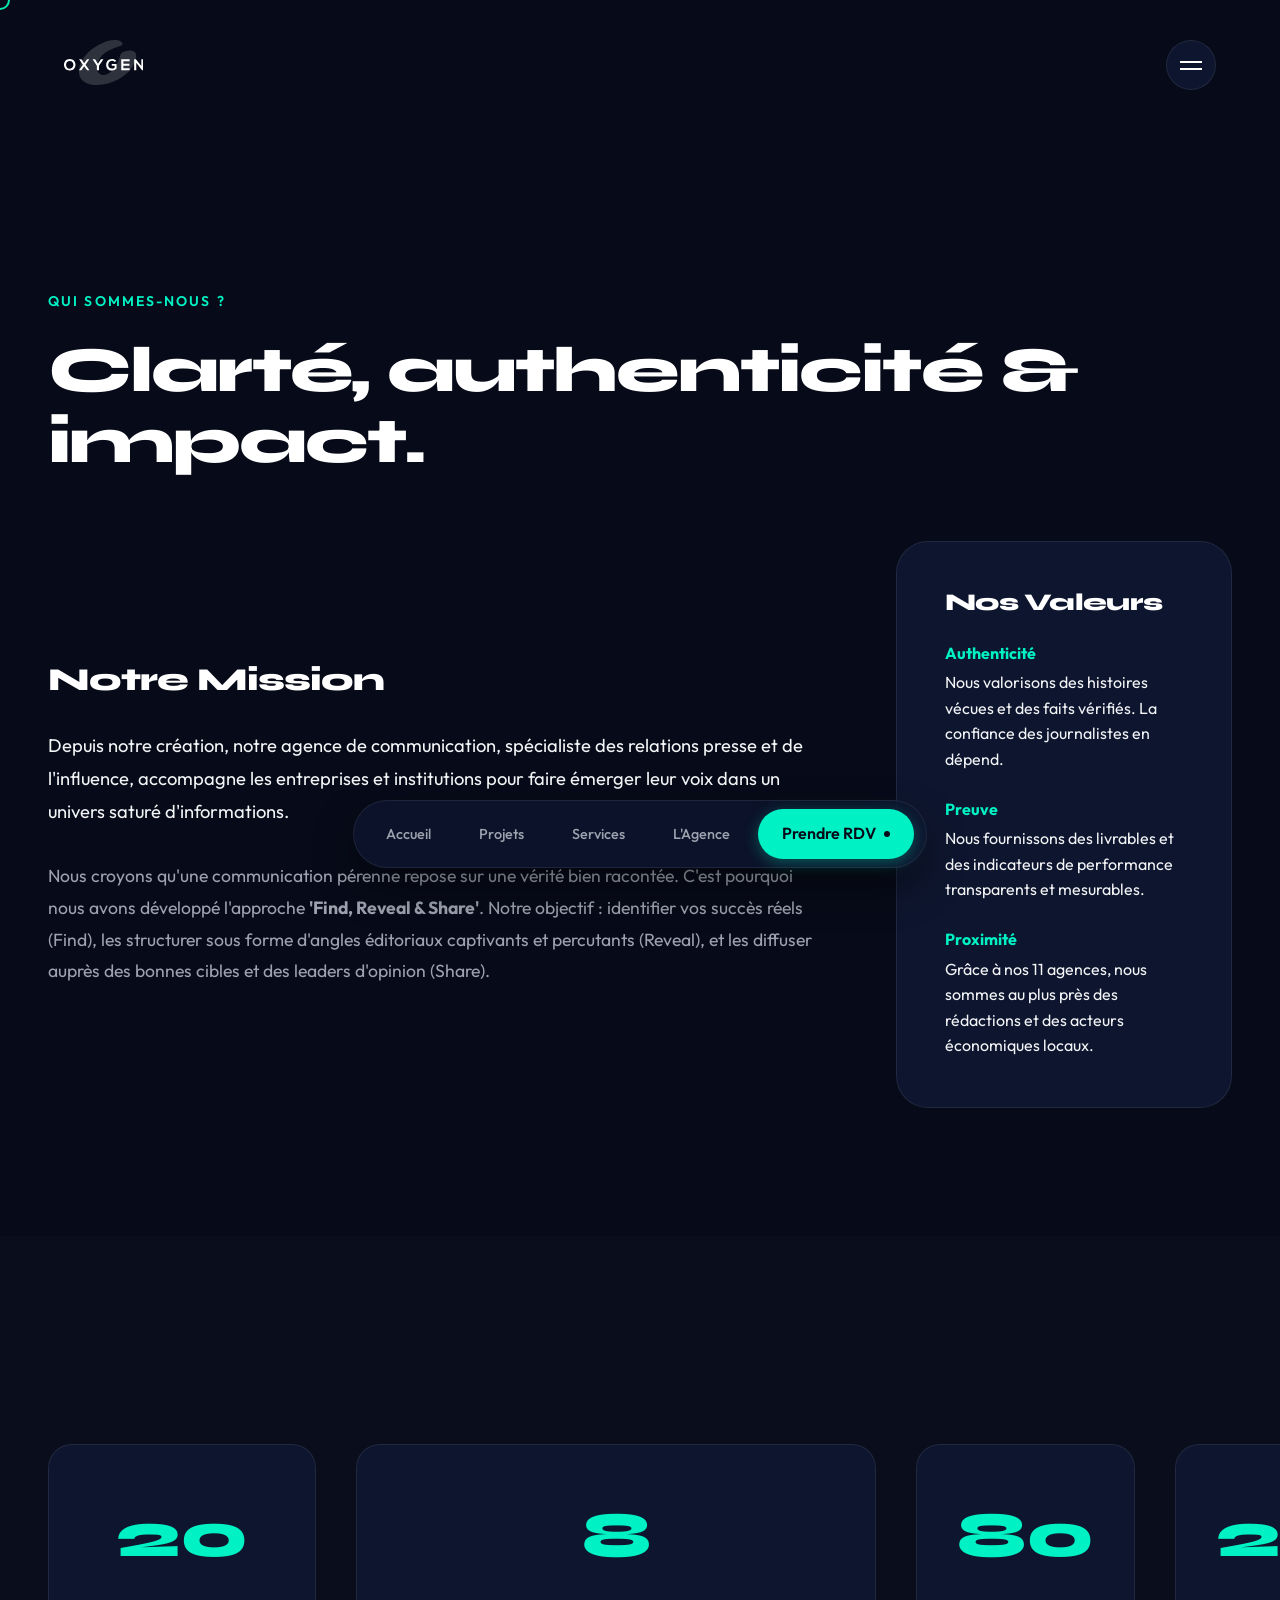
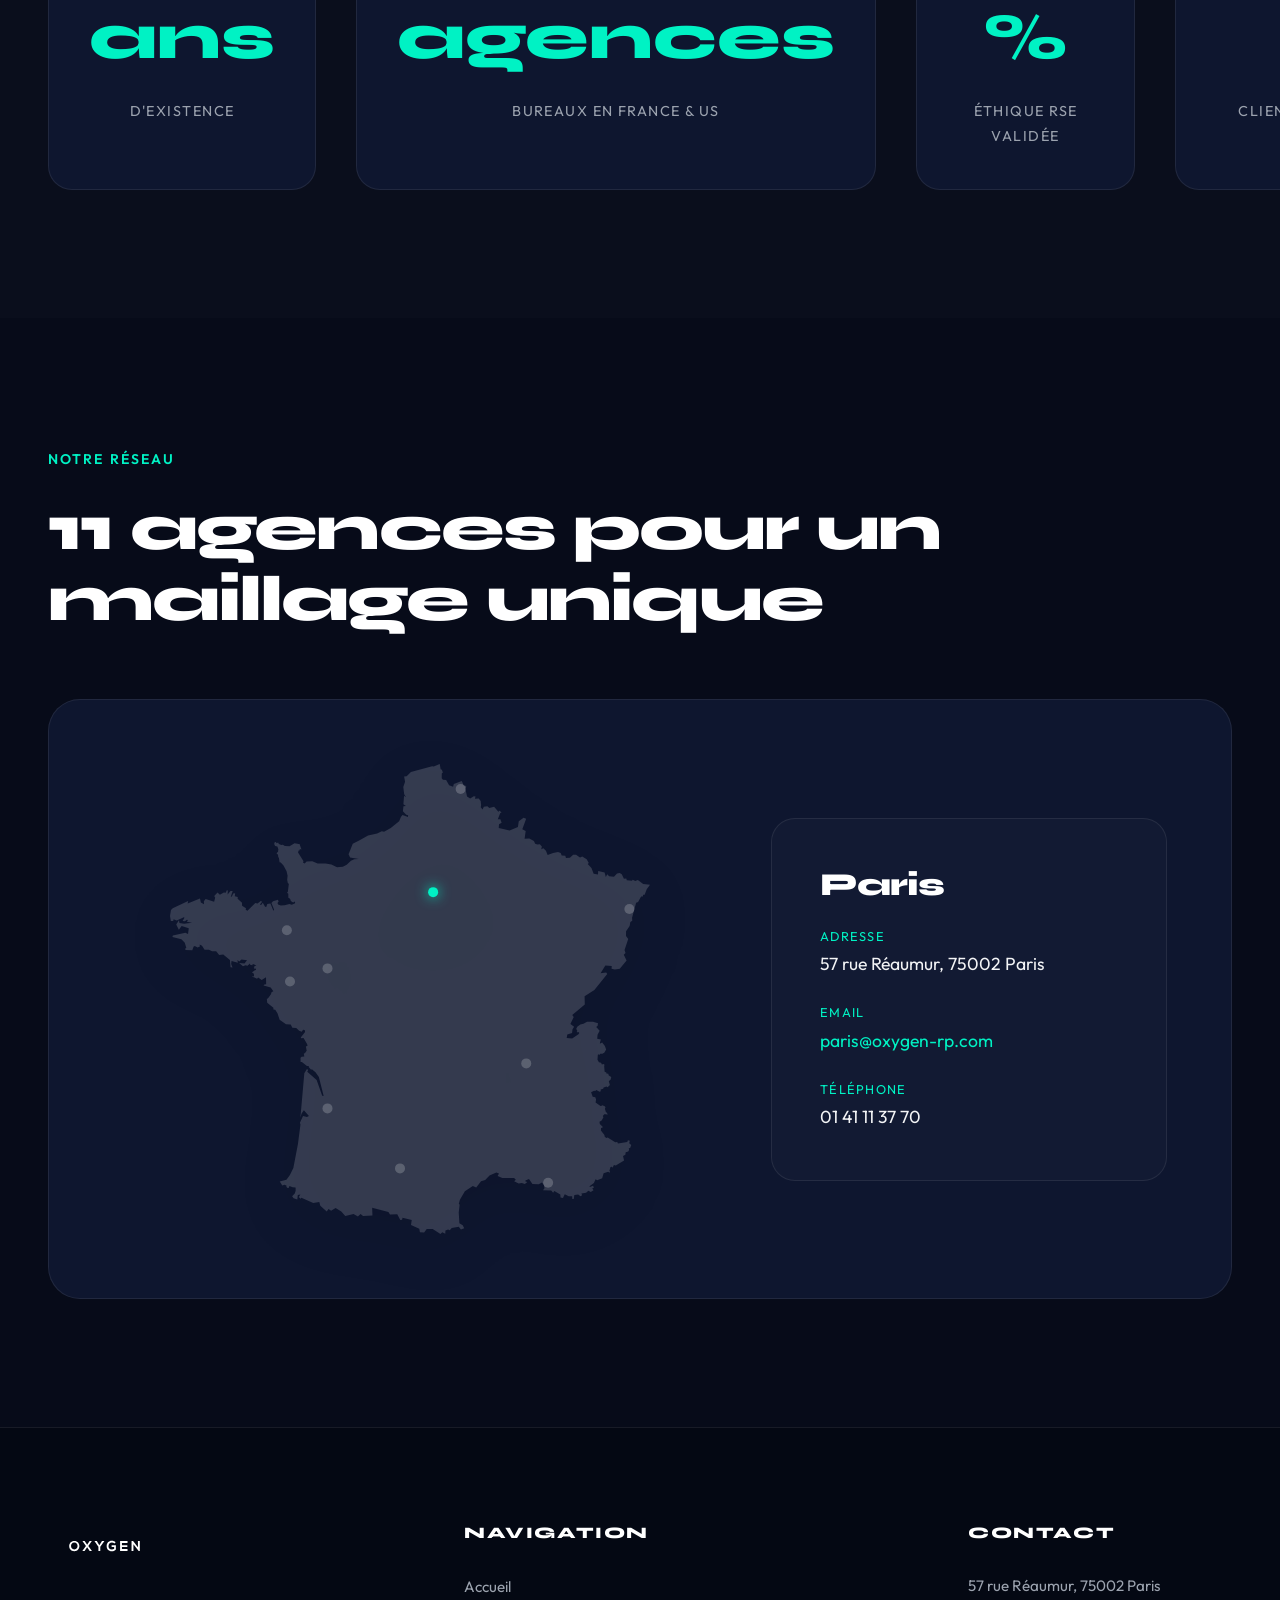
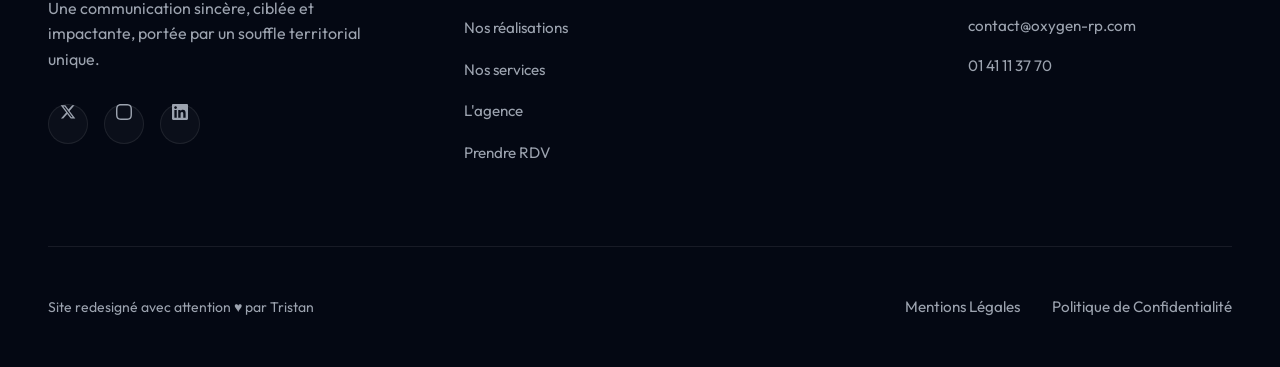
<file: agence.html>
<!DOCTYPE html>
<html lang="fr">
<head>
    <meta charset="UTF-8">
    <meta name="viewport" content="width=device-width, initial-scale=1.0">
    <title>L'Agence | Oxygen Agence de communication</title>
    <meta name="description" content="Découvrez l'agence Oxygen : notre approche unique 'Find, Reveal & Share' basée sur la preuve et l'impact, notre équipe et notre implantation nationale.">
    <meta name="keywords" content="agence communication RSE, équipe RP influence, implantation nationale agence, Find Reveal Share, Oxygen">
    <link rel="canonical" href="https://oxygen-rp.fr/nous-connaitre">
    
    <!-- Styles -->
    <link rel="stylesheet" href="style.css">
    
    <!-- Schema.org JSON-LD -->
    <script type="application/ld+json">
    {
      "@context": "https://schema.org",
      "@type": "WebPage",
      "name": "L'Agence | Oxygen",
      "description": "Découvrez l'histoire, les valeurs et l'équipe d'Oxygen.",
      "url": "https://oxygen-rp.fr/nous-connaitre"
    }
    </script>
</head>
<body>

    <!-- Custom Cursor -->
    <div class="custom-cursor"></div>
    <div class="custom-cursor-dot"></div>

    <!-- Header Section -->
    <header class="floating-header" id="header">
        <a href="index.html" class="site-logo" aria-label="Oxygen Accueil">
            <svg role="img" aria-label="Logo Oxygen" width="113" height="64" viewBox="0 0 113 64" fill="none" xmlns="http://www.w3.org/2000/svg">
                <path d="M101.907 18.7919C101.285 17.7102 99.9709 16.0731 96.9725 15.376C93.9742 14.6818 90.4831 15.1533 87.4261 15.9718C84.3661 16.7933 82.1277 17.7651 80.9982 19.4138C79.8687 21.0624 79.1352 26.315 75.2275 34.6104C73.7958 37.3466 72.0091 39.889 69.9819 42.2174C68.5414 43.6896 67.0012 45.0577 65.37 46.313C64.3989 46.958 63.4044 47.5654 62.3834 48.1324C61.7262 48.4303 61.0632 48.7079 60.3914 48.9711C59.8369 49.1331 59.2795 49.2806 58.7191 49.4166C57.9241 49.5409 57.1261 49.648 56.3281 49.729C55.7619 49.7347 55.1957 49.729 54.6324 49.7029C54.0808 49.6161 53.5322 49.5062 52.9895 49.3761C52.2795 49.0984 51.593 48.7745 50.9329 48.3984C49.9442 47.6088 49.0758 46.6862 48.36 45.642C47.3977 43.6896 46.7992 42.1277 46.8462 39.3655C46.8902 36.6004 47.6676 32.3659 48.935 29.7425C50.2024 27.1191 52.3382 24.2383 54.4417 21.826C56.0201 20.215 59.3704 17.1519 63.8151 14.9392C68.2598 12.7237 70.9001 11.6014 75.6499 9.88912C80.3997 8.17393 82.292 8.70613 83.1692 6.56576C84.3749 3.6242 78.9357 0.462813 74.714 0.112834C70.595 -0.228469 66.2149 0.214068 62.2866 1.52143C59.8574 2.3313 57.4253 3.12671 55.0666 4.13037C52.8428 5.07618 50.6835 6.18975 48.5448 7.30911C45.3734 8.97223 42.4426 11.0345 39.5822 13.1807C37.5667 14.6934 35.6802 16.3739 33.9376 18.1903C31.7666 20.455 29.6748 22.7834 27.894 25.3721C26.2834 27.7121 24.9984 30.2342 23.8161 32.8171C22.977 34.648 22.3052 36.5599 21.8446 38.5238C21.2901 40.8869 21.1962 43.2269 21.208 45.6478C21.2285 49.5438 22.625 53.1622 25.0131 56.2397C26.4125 58.0446 28.3664 59.3664 30.3026 60.5291C32.5499 61.8741 35.2108 62.6435 37.7427 63.193C40.829 63.8641 44.0884 64.0926 47.2452 63.9711C52.3675 63.7744 57.2464 63.1092 62.2397 61.8857C71.4048 59.6354 80.1239 55.1638 87.3527 49.1042C90.1398 46.7642 92.6717 44.0599 94.9483 41.2253C96.5648 39.2151 97.9906 37.0458 99.167 34.7521C100.44 32.2762 101.655 29.7338 102.286 27.0092C102.764 24.9382 103.315 21.2533 101.907 18.7977" fill="white" fill-opacity="0.16"/>
                <path d="M13.3868 35.3652C13.3428 37.9423 11.9316 40.719 8.18228 40.719C4.43293 40.719 3.02178 37.9626 2.95431 35.3854C2.88683 32.7418 4.43293 29.7626 8.18228 29.7626C11.9316 29.7626 13.4308 32.7187 13.3868 35.3623M16.3411 35.3189C16.3851 31.2175 13.6596 27.0727 8.18228 27.0727C2.70494 27.0727 0 31.2204 0 35.3421C0 39.4637 2.59052 43.4292 8.18228 43.4292C13.774 43.4292 16.2942 39.3741 16.3411 35.3189ZM32.7907 43.0705H36.1528V42.9809L30.608 35.1396L35.9944 27.521V27.388H32.6998L28.7216 33.2364L24.7434 27.388H21.4488V27.521L26.8117 35.1396L21.2874 42.9809V43.0705H24.6525L28.7216 37.1787L32.7907 43.0705ZM49.7626 36.5974L56.1025 27.521V27.388H52.4881L48.2605 33.8641L44.2148 27.388H40.6474V27.521L46.7614 36.5974V43.0705H49.7597V36.5974H49.7626ZM74.7143 40.6062V33.9971H67.8962V36.6407H71.9654V39.4174C70.7156 40.4038 69.6242 40.6727 68.3744 40.6727C64.4197 40.6727 62.8971 38.006 62.8971 35.4317C62.8971 32.2038 64.9654 29.6498 68.3744 29.6498C69.7621 29.6498 71.3522 30.2081 72.4201 31.2175L74.283 29.3346C72.646 27.7437 70.5102 26.9368 68.3744 26.9368C62.7621 26.9368 59.9662 31.015 59.9662 35.4288C59.9662 39.5505 62.3983 43.4263 68.3744 43.4263C71.1703 43.4263 73.1477 42.3735 74.7143 40.6033M81.4385 43.0705H93.3467V40.1579H84.4163V36.6176H93.0298V33.8641H84.4163V30.2572H93.3467V27.388H81.4385V43.0734V43.0705ZM113 43.0705V27.3619H110.002V37.1093L102.207 27.3851H99.7746V43.0705H102.776V32.4959L111.137 43.0937V43.0705H113Z" fill="white"/>
            </svg>
        </a>
    </header>

    <!-- Menu Trigger Button -->
    <button type="button" class="menu-trigger" aria-label="Menu" aria-expanded="false">
        <span></span>
        <span></span>
    </button>

    <!-- Fullscreen Menu Overlay -->
    <nav class="fullscreen-nav" aria-label="Navigation principale">
        <div class="nav-menu-wrapper">
            <ul class="nav-menu-list">
                <li class="nav-menu-item"><a href="index.html" class="nav-menu-link">Accueil</a></li>
                <li class="nav-menu-item"><a href="projets.html" class="nav-menu-link">Nos Réalisations</a></li>
                <li class="nav-menu-item"><a href="services.html" class="nav-menu-link">Nos Métiers</a></li>
                <li class="nav-menu-item"><a href="agence.html" class="nav-menu-link">L'Agence</a></li>
                <li class="nav-menu-item"><a href="contact.html" class="nav-menu-link">Contact</a></li>
            </ul>
        </div>
    </nav>

    <!-- Floating Pill Dock Menu -->
    <div class="nav-pill-container">
        <a href="index.html" class="nav-pill-link">Accueil</a>
        <a href="projets.html" class="nav-pill-link">Projets</a>
        <a href="services.html" class="nav-pill-link">Services</a>
        <a href="agence.html" class="nav-pill-link active">L'Agence</a>
        <a href="contact.html" class="nav-pill-btn">
            Prendre RDV
            <div class="nav-pulse-dot"></div>
        </a>
    </div>

    <!-- Main Content -->
    <main style="padding-top: 10rem;">
        
        <!-- Identity Presentation -->
        <section class="section-padding">
            <div class="oxygen-blob blob-primary"></div>
            <div class="container">
                <span class="eyebrow">Qui sommes-nous ?</span>
                <h1 class="section-title">Clarté, authenticité & impact.</h1>
                
                <div class="asymmetric-grid reveal" style="margin-top: 4rem;">
                    <div>
                        <h2 style="font-family: var(--font-heading); color: var(--color-white); font-size: 2rem; margin-bottom: 2rem;">Notre Mission</h2>
                        <p style="font-size: 1.15rem; color: var(--color-text); margin-bottom: 2rem; line-height: 1.8;">
                            Depuis notre création, notre agence de communication, spécialiste des relations presse et de l'influence, accompagne les entreprises et institutions pour faire émerger leur voix dans un univers saturé d'informations.
                        </p>
                        <p style="font-size: 1.1rem; color: var(--color-muted); line-height: 1.8;">
                            Nous croyons qu'une communication pérenne repose sur une vérité bien racontée. C'est pourquoi nous avons développé l'approche <strong>'Find, Reveal & Share'</strong>. Notre objectif : identifier vos succès réels (Find), les structurer sous forme d'angles éditoriaux captivants et percutants (Reveal), et les diffuser auprès des bonnes cibles et des leaders d'opinion (Share).
                        </p>
                    </div>
                    
                    <div style="background: var(--bg-card); padding: 3rem; border-radius: 32px; border: 1px solid var(--border-color);">
                        <h3 style="font-family: var(--font-heading); color: var(--color-white); font-size: 1.5rem; margin-bottom: 1.5rem;">Nos Valeurs</h3>
                        <ul style="list-style: none;">
                            <li style="margin-bottom: 1.5rem;">
                                <strong style="color: var(--color-primary); display: block; margin-bottom: 0.25rem;">Authenticité</strong>
                                Nous valorisons des histoires vécues et des faits vérifiés. La confiance des journalistes en dépend.
                            </li>
                            <li style="margin-bottom: 1.5rem;">
                                <strong style="color: var(--color-primary); display: block; margin-bottom: 0.25rem;">Preuve</strong>
                                Nous fournissons des livrables et des indicateurs de performance transparents et mesurables.
                            </li>
                            <li>
                                <strong style="color: var(--color-primary); display: block; margin-bottom: 0.25rem;">Proximité</strong>
                                Grâce à nos 11 agences, nous sommes au plus près des rédactions et des acteurs économiques locaux.
                            </li>
                        </ul>
                    </div>
                </div>
            </div>
        </section>

        <!-- Stats Section -->
        <section class="section-padding" style="background: rgba(255, 255, 255, 0.01);">
            <div class="container">
                <div class="about-stats reveal">
                    <div class="stat-item">
                        <span class="stat-number" data-target="25" data-suffix=" ans">0 ans</span>
                        <span class="stat-label">d'existence</span>
                    </div>
                    <div class="stat-item">
                        <span class="stat-number" data-target="11" data-suffix=" agences">0 agences</span>
                        <span class="stat-label">Bureaux en France & US</span>
                    </div>
                    <div class="stat-item">
                        <span class="stat-number" data-target="100" data-suffix=" %">0 %</span>
                        <span class="stat-label">Éthique RSE validée</span>
                    </div>
                    <div class="stat-item">
                        <span class="stat-number" data-target="300" data-suffix=" +">0 +</span>
                        <span class="stat-label">Clients réguliers</span>
                    </div>
                </div>
            </div>
        </section>

        <!-- Interactive Map Widget Section (11 offices) -->
        <section class="section-padding" id="agences">
            <div class="container">
                <span class="eyebrow">Notre Réseau</span>
                <h2 class="section-title" style="margin-bottom: 4rem;">11 agences pour un maillage unique</h2>
                
                <div class="map-container reveal">
                    <!-- Interactive SVG Map of France -->
                    <div class="map-visual">
                        <svg aria-hidden="true" width="480" height="470" viewBox="0 0 768 752" fill="none" xmlns="http://www.w3.org/2000/svg">
                            <path d="M3.90729 276.85L18.1993 280.482L23.6695 286.19L26.1007 294.407L24.0168 295.618L25.0067 297.693L35.6692 298.108L37.6663 292.296L39.5939 291.12L44.1785 293.507L47.8079 292.158L47.3737 288.612L51.2289 290.688L55.3099 297.347L62.3256 297.019L67.3096 299.458L73.8912 299.51L78.6668 305.737L85.179 304.612L95.8589 313.521L96.814 325.266L100.027 325.404L97.8733 319.8L98.4811 315.078L108.519 317.862L107.928 313.538L110.793 315.804L114.371 312.898L123.227 314.005L119.164 319.039L110.585 318.433L116.698 323.553L120.866 321.997L123.905 322.775L127.986 319.229L128.177 321.114L131.58 321.858L132.57 320.18L134.845 320.872L138.144 322.343L134.758 323.467L135.192 324.816L134.046 325.975L135.887 327.895L137.103 326.753L137.797 330.126L136.408 329.608L132.501 332.548L131.025 333.24L131.667 334.105H132.674L134.237 336.06L134.498 340.09L131.91 339.64L131.893 340.765L134.376 341.284L139.239 343.792L141.062 341.543L146.654 345.608L153.6 341.37L153.86 352.268L150.995 352.7L149.693 354.257L161.154 357.63L165.322 363.425L162.457 365.154L161.501 368.527L156.639 375.187L154.902 375.792L155.51 381.881L165.409 390.15L165.513 392.606L168.361 393.35L171.921 398.625L175.394 409.263L185.588 416.598L193.107 416.874L195.799 421.977L201.998 422.427L206.739 426.994L210.82 428.291L212.904 425.004L215.596 425.523L216.117 428.81L209.17 437.632L210.039 438.929L213.685 438.237L219.295 448.149L220.111 450.951L217.419 452.162L218.669 458.925L216.065 462.419L214.05 463.734L214.936 467.989L210.646 468.595L208.823 469.805L208.927 476.794L210.994 476.811L219.121 483.315L222.108 483.125L221.882 484.664L225.789 489.213L227.057 488.573L232.788 493.33L238.189 500.889L245.864 531.126L243.537 530.935L234.611 505.698L219.59 492.552L220.979 489.784L219.156 487.882L214.901 494.974L208.632 565.929L210.386 559.494L214.206 554.045L222.282 563.109L219.156 564.77L212.817 563.213L207.868 574.128L208.736 576.965L204.707 608.049L197.362 646.242L191.874 657.451L186.3 665.269L175.602 668.037L179.631 674.576L183.156 673.278L186.3 674.23L186.352 676.772L188.175 678.502L190.311 677.81L190.988 675.008L196.25 677.326L200.974 677.603L201.008 682.844L199.619 687.013L195.434 691.666L197.761 694.866L203.7 696.613L204.482 689.573L208.597 688.673L206.131 692.773L208.754 695.488L210.299 694.018L229.158 702.235L238.866 700.643L240.481 706.818L250.761 715.865L253.748 712.181L257.708 714.879L265.001 710.503L274.031 715.865L280.457 723.32L293.655 719.913L300.688 723.909L304.873 720.172L308.884 723.355L323.923 722.421L323.437 710.07L349.486 716.765L351.969 720.847L363.639 720.362L368.414 729.53L371.262 729.046L372.061 726.071L386.77 729.53L385.606 737.574L398.874 743.628L399.846 749.025L406.602 749.717L410.787 744.06L420.338 743.974L432.702 752L435.62 749.336L440.465 751.498L440.656 746.344L444.928 744.821L447.654 745.842L450.711 742.486L462.016 740.255L465.489 744.718L470.733 742.971L468.302 737.989L463.058 734.72L461.963 717.457L463.44 704.881L462.016 704.137L463.839 697.097L471.792 683.415L484.487 675.043L489.974 677.585L497.615 667.726L504.353 665.581L511.178 658.419L522.101 653.507L526.373 655.012L524.254 659.008L531.704 662.26L550.564 662.346L553.359 665.356L550.633 667.726L557.875 671.254L562.911 670.286L567.773 671.929L571.767 668.815L568.763 668.175L568.607 666.307L574.372 663.972L579.929 672.016L589.949 672.396L595.141 669.49L598.25 673.797L599.17 678.9L596.826 681.806L609.972 682.342L612.993 685.94L614.921 683.086L624.472 688.915L624.837 693.603L628.727 694.295L631.644 688.448L637.913 691.579L643.418 691.424L643.644 695.973L645.919 695.8L646.995 689.625L653.108 688.69L656.807 691.493L659.377 690.161L658.266 687.324L665.716 685.854L669.363 682.93L673.27 684.729L677.577 681.892L675.614 678.762L678.184 678.104L676.951 674.766L671.915 676.772L671.186 675.561L678.236 670.459L680.911 664.232L683.498 666.152L691.452 662.796L693.744 654.787L701.159 652.331L703.313 654.147L704.059 652.054L702.983 651.224L704.789 644.945L706.959 644.599L708.14 645.81L710.259 641.727L713.211 642.557L726.496 634.428L724.846 627.387L728.58 625.052L729.101 621.195L733.199 619.863L734.658 617.303L733.98 615.141L736.394 613.843L738.027 609.726L734.727 606.993L735.7 602.634L732.73 602.133L731.636 604.641L716.736 607.322L715.607 604.762L712.378 605.281L700.239 597.532L698.103 598.587L695.585 596.252L695.064 593.64L689.437 586.565L689.698 582.327L690.896 581.808L691.834 581.843L692.251 580.563L687.701 575.996L687.215 572.45L690.636 570.582L693.501 565.029L692.459 563.126L694.942 560.359H697.669L700.1 561.051L699.388 558.266L697.408 556.986L695.863 551.727L696.8 549.115L695.568 547.42L691.677 545.829L690.844 546.936L688.812 547.213L680.963 541.747L681.675 536.799L680.511 533.115L676.309 532.561L673.756 525.348L678.48 522.65L680.355 523.238L682.092 521.543L687.267 524.483L689.246 523.428L689.073 520.937L693.119 519.727L693.744 517.668L698.45 515.99L700.187 517.305L703.868 513.517L702.045 507.462L705.119 504.885L706.004 500.768L702.01 498.381L701.229 495.579L698.19 495.233L698.207 493.469L695.411 492.552L694.63 482.692L695.498 481.654L693.675 480.184L691.07 480.789L689.68 477.935L686.294 477.157L683.984 473.351L684.558 465.049L686.433 464.253L687.597 465.74L688.291 463.578L691.851 463.751L695.116 461.779L697.825 456.763L695.811 451.124L691.469 445.502L688.395 447.284L687.666 446.609L689.385 440.901L683.516 439.448L684.123 433.1L687.423 426.994L681.953 420.853L684.245 418.846L684.801 414.643L676.83 412.377L667.279 412.204L661.548 415.716L656.512 416.701L651.649 420.42L649.652 424.572L651.302 425.35L651.563 426.388L650.694 427.167L652.17 429.779L653.733 428.983L654.862 430.367L653.542 432.287L643.453 439.327L634.718 438.531L635.621 432.633L643.331 430.401L643.939 424.797L646.527 420.455L640.622 415.923L646.006 404.766L643.574 401.774L663.667 384.77L663.371 371.468L679.001 361.522L699.579 335.835L697.929 333.673L688.899 334.71L696.575 322.308L706.786 323.207L706.438 327.618L711.822 328.743L719.619 327.67L730.542 314.438L726.062 305.287L728.805 302.571L727.277 297.434L733.13 279.929L729.622 275.379L729.691 267.526L735.439 259.119L736.551 252.927L739.607 250.678L739.312 245.991L745.772 222.016L748.932 220.909L753.76 211.931L756.521 211.983L757.06 209.25L759.421 209.389L762.773 200.428L768 193.111L757.077 191.866L748.55 185.777L744.4 187.161L740.475 185.085L738.999 186.729L730.924 186.037L729.986 183.356L726.27 183.407L722.849 176.212L719.55 174.361L715.208 175.399L710.346 180.415L702.635 179.792L699.596 176.419L697.321 180.744L695.359 173.617L685.026 171.178L684.818 176.782L677.837 175.623L674.312 166.577L668.321 160.004L670.057 158.36L666.654 152.289L659.551 148.068L656.026 149.4L649.635 145.162L645.051 145.128L639.841 150.057L633.589 150.576L632.46 146.823L626.73 146.252L625.08 142.36L620.86 140.821L612.924 142.481L604.241 145.647L601.48 138.831L597.399 134.714L593.995 136.427L594.985 131.947L591.651 128.435L587.744 128.816L584.27 127.432L582.239 123.194L574.876 119.095L567.339 119.7L569.11 107.177L563.692 104.478L569.857 87.7858L565.689 85.883L558.031 91.4529L556.659 100.932L543.374 106.381L525.991 102.402L526.425 96.5557L530.61 93.84L528.613 88.2182H524.532L528.266 78.7045L530.489 77.0785L526.356 74.5012L525.765 76.7499L518.541 68.274L510.9 70.4708L507.826 67.7724L502.13 68.5854L500.047 72.9963L497.268 69.3119L497.789 65.4199L497.094 59.1927L493.969 55.3872L487.804 55.6813L488.88 51.8066L486.032 51.426L480.319 55.2142L475.283 51.945L472.522 39.3695L474.172 36.377L472.869 34.9413L470.091 34.2494L466.774 27.3995L454.149 32.018L452.899 36.3079L446.56 34.1456L441.819 25.4103L436.696 25.1681L434.751 22.7811L434.838 15.3777L436.575 13.6133L435.012 9.37536L433.015 8.3375L431.573 0L421.988 4.01307L419.47 3.40765L385.467 12.956L378.677 19.4599L374.579 20.1172L376.142 28.3682L373.259 36.6192L374.718 48.2779L377.722 53.3461L374.492 50.8898L373.45 64.3474L377.531 67.288L373.537 67.5475L372.582 75.7639L377.983 81.0224L380.97 81.87L380.744 84.6722L371.974 81.4721L369.63 84.3436L366.643 91.6432L353.219 102.402L342.539 108.284L338.91 107.592L331.443 111.19L316.873 114.234L303.38 122.035L292.387 127.692L285.736 144.418L288.098 149.452L302.129 151.839L294.957 152.393L289.47 154.711L282.697 161.076L276.636 164.415L267.259 165.107L258.194 160.886L248.625 159.381L236.157 159.208L227.665 155.766L218.496 156.077L215.613 159.364L212.644 157.409L213.651 155.541L204.898 141.599L205.784 138.572L207.086 138.503L207.868 135.908L210.299 136.773L207.295 128.02L205.628 128.124L199.324 126.775L191.249 131.722L183.851 131.22L180.465 129.145L178.086 129.681L174.178 128.02L172.911 125.772L170.74 126.982L169.212 124.855L167.493 125.235L166.746 127.536L167.319 129.473L168.361 131.22L171.851 131.808L173.345 136.375L172.859 140.423L170.757 142.464L170.966 143.917L172.789 144.955L173.136 148.501L174.369 150.94L175.307 157.253L177.217 157.582L181.594 162.2L186.543 171.576L188.158 178.772L187.463 185.345L188.366 189.894L190.12 191.831L188.505 204.632L187.168 205.843L189.269 207.59L189.373 213.972L192.1 215.564L193.368 219.162L196.91 221.635L199.88 219.94L200.227 222.794L194.844 225.13L191.11 224.005L183.348 225.908L177.183 226.444L172.963 224.957L172.025 222.362L173.831 219.854L172.633 217.121L164.888 219.594L162.283 222.448L166.624 233.156L165.374 234.937L160.72 223.054L155.701 223.919L153.982 228.658L152.124 228.416L148.46 222.12L145.785 225.475L143.788 224.697L147.418 220.234L145.264 219.179L140.072 223.054L136.512 222.379L123.991 234.989L121.074 233.035L121.56 230.838L115.309 226.859L115.222 221.929L108.189 215.616L108.362 212.848L103.656 211.43L104.194 206.967L101.103 207.105L99.0716 211.983L97.2482 212.485L100.27 203.11L96.814 203.196L92.1426 208.697L92.5768 202.504L90.8576 202.158L89.1731 205.843L86.1167 205.497L79.7956 209.216L76.0967 205.427L70.7654 211.032L72.2936 213.955L70.5918 220.39L57.0117 216.014L54.1464 219.542L54.4937 224.524L49.4055 221.687L47.9295 215.149L28.3062 223.313L29.0182 219.369L4.3588 230.613L1.56292 233.726L0 243.379L1.38926 251.076L5.10553 251.284L5.80016 248.447L10.7668 250.298L22.1761 245.178L23.1833 245.973L20.1443 251.335L23.9647 251.422L27.0037 249L28.7403 249.692L27.0037 252.287L35.2525 253.844L22.4539 255.591L15.1256 254.224L14.292 250.125L9.96794 256.681L14.1531 265.26L18.6334 259.137L30.008 262.942L28.8445 271.902L24.5552 269.931L4.61929 274.445L3.90729 276.85Z" fill="white" fill-opacity="0.16"/>
                            
                            <circle class="paris-pin" cx="421" cy="205" r="8" fill="white" fill-opacity="0.2"/>
                            <circle class="lille-pin" cx="465" cy="40" r="8" fill="white" fill-opacity="0.2"/>
                            <circle class="strasbourg-pin" cx="735" cy="232" r="8" fill="white" fill-opacity="0.2"/>
                            <circle class="lyon-pin" cx="570" cy="479" r="8" fill="white" fill-opacity="0.2"/>
                            <circle class="marseille-pin" cx="605" cy="670" r="8" fill="white" fill-opacity="0.2"/>
                            <circle class="bordeaux-pin" cx="252" cy="551" r="8" fill="white" fill-opacity="0.2"/>
                            <circle class="angers-pin" cx="252" cy="327" r="8" fill="white" fill-opacity="0.2"/>
                            <circle class="nantes-pin" cx="192" cy="348" r="8" fill="white" fill-opacity="0.2"/>
                            <circle class="rennes-pin" cx="187" cy="266" r="8" fill="white" fill-opacity="0.2"/>
                            <circle class="toulouse-pin" cx="368" cy="647" r="8" fill="white" fill-opacity="0.2"/>
                        </svg>
                    </div>

                    <!-- Details Card (Updated dynamically by JS) -->
                    <div class="map-details-card">
                        <h3 class="map-details-city" id="map-city">Paris</h3>
                        
                        <div class="map-details-info">
                            <div class="map-details-label">Adresse</div>
                            <div class="map-details-value" id="map-address">57 rue Réaumur, 75002 Paris</div>
                        </div>

                        <div class="map-details-info">
                            <div class="map-details-label">Email</div>
                            <a href="mailto:paris@oxygen-rp.com" class="map-details-value" id="map-email" style="color: var(--color-primary);">paris@oxygen-rp.com</a>
                        </div>

                        <div class="map-details-info" style="margin-bottom: 0;">
                            <div class="map-details-label">Téléphone</div>
                            <a href="tel:+33141113770" class="map-details-value" id="map-phone">01 41 11 37 70</a>
                        </div>
                    </div>
                </div>
            </div>
        </section>

    </main>

    <!-- Footer Section -->
    <footer class="footer" id="footer">
        <div class="container">
            <div class="footer-top">
                <div class="footer-brand">
                    <svg width="113" height="64" viewBox="0 0 113 64" fill="none" xmlns="http://www.w3.org/2000/svg">
                        <path d="M13.3868 35.3652C13.3428 37.9423 11.9316 40.719 8.18228 40.719C4.43293 40.719 3.02178 37.9626 2.95431 35.3854C2.88683 32.7418 4.43293 29.7626 8.18228 29.7626C11.9316 29.7626 13.4308 32.7187 13.3868 35.3623M16.3411 35.3189C16.3851 31.2175 13.6596 27.0727 8.18228 27.0727C2.70494 27.0727 0 31.2204 0 35.3421C0 39.4637 2.59052 43.4292 8.18228 43.4292C13.774 43.4292 16.2942 39.3741 16.3411 35.3189ZM32.7907 43.0705H36.1528V42.9809L30.608 35.1396L35.9944 27.521V27.388H32.6998L28.7216 33.2364L24.7434 27.388H21.4488V27.521L26.8117 35.1396L21.2874 42.9809V43.0705H24.6525L28.7216 37.1787L32.7907 43.0705ZM49.7626 36.5974L56.1025 27.521V27.388H52.4881L48.2605 33.8641L44.2148 27.388H40.6474V27.521L46.7614 36.5974V43.0705H49.7597V36.5974H49.7626ZM74.7143 40.6062V33.9971H67.8962V36.6407H71.9654V39.4174C70.7156 40.4038 69.6242 40.6727 68.3744 40.6727C64.4197 40.6727 62.8971 38.006 62.8971 35.4317C62.8971 32.2038 64.9654 29.6498 68.3744 29.6498C69.7621 29.6498 71.3522 30.2081 72.4201 31.2175L74.283 29.3346C72.646 27.7437 70.5102 26.9368 68.3744 26.9368C62.7621 26.9368 59.9662 31.015 59.9662 35.4288C59.9662 39.5505 62.3983 43.4263 68.3744 43.4263C71.1703 43.4263 73.1477 42.3735 74.7143 40.6033M81.4385 43.0705H93.3467V40.1579H84.4163V36.6176H93.0298V33.8641H84.4163V30.2572H93.3467V27.388H81.4385V43.0734V43.0705ZM113 43.0705V27.3619H110.002V37.1093L102.207 27.3851H99.7746V43.0705H102.776V32.4959L111.137 43.0937V43.0705H113Z" fill="white"/>
                    </svg>
                    <p class="footer-desc">Une communication sincère, ciblée et impactante, portée par un souffle territorial unique.</p>
                    <div class="footer-social-links">
                        <a href="https://x.com/AgenceOxygen" class="social-icon-btn" target="_blank" rel="noopener"><svg viewBox="0 0 16 14"><path d="M12.2176 0.269287H14.4666L9.55323 5.88495L15.3334 13.5266H10.8076L7.26277 8.89198L3.20671 13.5266H0.956369L6.2117 7.52002L0.666748 0.269287H5.30749L8.51168 4.50551L12.2176 0.269287ZM11.4283 12.1805H12.6745L4.63034 1.54471H3.29306L11.4283 12.1805Z"/></svg></a>
                        <a href="https://www.instagram.com/agenceoxygen/" class="social-icon-btn" target="_blank" rel="noopener"><svg viewBox="0 0 16 16"><path d="M8 1.44062C10.1375 1.44062 10.3906 1.45 11.2313 1.4875C12.0125 1.52187 12.4344 1.65313 12.7156 1.7625C13.0875 1.90625 13.3563 2.08125 13.6344 2.35938C13.9156 2.64062 14.0875 2.90625 14.2313 3.27813C14.3406 3.55938 14.4719 3.98438 14.5063 4.7625C14.5438 5.60625 14.5531 5.85938 14.5531 7.99375C14.5531 10.1313 14.5438 10.3844 14.5063 11.225C14.4719 12.0063 14.4719 12.0063 14.2313 12.7094C14.0875 13.0813 13.9125 13.35 13.6344 13.6281C13.3531 13.9094 13.0875 14.0813 12.7156 14.225C12.4344 14.3344 12.0094 14.4656 11.2313 14.5C10.3875 14.5375 10.1344 14.5469 8 14.5469C5.8625 14.5469 5.60938 14.5375 4.76875 14.5C3.9875 14.4656 3.56563 14.3344 3.28438 14.225C2.9125 14.0813 2.64375 13.9063 2.36563 13.6281C2.08438 13.3469 1.9125 13.0813 1.76875 12.7094C1.65938 12.4281 1.52813 12.0031 1.49375 11.225C1.45625 10.3813 1.44688 10.1281 1.44688 7.99375C1.44688 5.85625 1.45625 5.60313 1.49375 4.7625C1.52813 3.98125 1.65938 3.55938 1.76875 3.27813C1.9125 2.90625 2.0875 2.6375 2.36563 2.35938C2.64688 2.07812 2.9125 1.90625 3.28438 1.7625C3.56563 1.65313 3.99063 1.52187 4.76875 1.4875C5.60938 1.45 5.8625 1.44062 8 1.44062ZM8 0C5.82813 0 5.55625 0.009375 4.70313 0.046875C3.85313 0.084375 3.26875 0.221875 2.7625 0.41875C2.23438 0.625 1.7875 0.896875 1.34375 1.34375C0.896875 1.7875 0.625 2.23438 0.41875 2.75938C0.221875 3.26875 0.084375 3.85 0.046875 4.7C0.009375 5.55625 0 5.82812 0 8C0 10.1719 0.009375 10.4438 0.046875 11.2969C0.084375 12.1469 0.221875 12.7313 0.41875 13.2375C0.625 13.7656 0.896875 14.2125 1.34375 14.6562C1.7875 15.1 2.23438 15.375 2.75938 15.5781C3.26875 15.775 3.85 15.9125 4.7 15.95C5.55313 15.9875 5.825 15.9969 7.99688 15.9969C10.1688 15.9969 10.4406 15.9875 11.2938 15.95C12.1438 15.9125 12.7281 15.775 13.2344 15.5781C13.7594 15.375 14.2063 15.1 14.65 14.6562C15.0938 14.2125 15.3688 13.7656 15.5719 13.2406C15.7688 12.7313 15.9063 12.15 15.9438 11.3C15.9813 10.4469 15.9906 10.175 15.9906 8.00313C15.9906 5.83125 15.9813 5.55938 15.9438 4.70625C15.9063 3.85625 15.7688 3.27188 15.5719 2.76562C15.375 2.23438 15.1031 1.7875 14.6563 1.34375C14.2125 0.9 13.7656 0.625 13.2406 0.421875C12.7313 0.225 12.15 0.0875 11.3 0.05C10.4438 0.009375 10.1719 0 8 0Z"/></svg></a>
                        <a href="https://www.linkedin.com/company/agenceoxygen/" class="social-icon-btn" target="_blank" rel="noopener"><svg viewBox="0 0 16 16"><path d="M14.8156 0H1.18125C0.528125 0 0 0.515625 0 1.15313V14.8438C0 15.4813 0.528125 16 1.18125 16H14.8156C15.4688 16 16 15.4813 16 14.8469V1.15313C16 0.515625 15.4688 0 14.8156 0ZM4.74687 13.6344H2.37188V5.99687H4.74687V13.6344ZM3.55938 4.95625C2.79688 4.95625 2.18125 4.34062 2.18125 3.58125C2.18125 2.82188 2.79688 2.20625 3.55938 2.20625C4.31875 2.20625 4.93437 2.82188 4.93437 3.58125C4.93437 4.3375 4.31875 4.95625 3.55938 4.95625ZM13.6344 13.6344H11.2625V9.92188C11.2625 9.0375 11.2469 7.89687 10.0281 7.89687C8.79375 7.89687 8.60625 8.8625 8.60625 9.85938V13.6344H6.2375V5.99687H8.5125V7.04063H8.54375C8.85938 6.44063 9.63438 5.80625 10.7875 5.80625C13.1906 5.80625 13.6344 7.3875 13.6344 9.44375V13.6344Z"/></svg></a>
                    </div>
                </div>
                <div class="footer-nav-col">
                    <h4>Navigation</h4>
                    <ul class="footer-nav-list">
                        <li class="footer-nav-item"><a href="index.html" class="footer-nav-link">Accueil</a></li>
                        <li class="footer-nav-item"><a href="projets.html" class="footer-nav-link">Nos réalisations</a></li>
                        <li class="footer-nav-item"><a href="services.html" class="footer-nav-link">Nos services</a></li>
                        <li class="footer-nav-item"><a href="agence.html" class="footer-nav-link">L'agence</a></li>
                        <li class="footer-nav-item"><a href="contact.html" class="footer-nav-link">Prendre RDV</a></li>
                    </ul>
                </div>
                <div class="footer-nav-col">
                    <h4>Contact</h4>
                    <ul class="footer-nav-list" style="color: var(--color-muted); font-size: 0.95rem;">
                        <li style="margin-bottom: 1rem;">57 rue Réaumur, 75002 Paris</li>
                        <li style="margin-bottom: 1rem;"><a href="mailto:contact@oxygen-rp.com" class="footer-nav-link">contact@oxygen-rp.com</a></li>
                        <li style="margin-bottom: 1rem;"><a href="tel:+33141113770" class="footer-nav-link">01 41 11 37 70</a></li>
                    </ul>
                </div>
            </div>
            <div class="footer-bottom-bar">
                <p>Site redesigné avec attention ♥ par Tristan</p>
                <ul class="footer-legals-list">
                    <li><a href="https://www.oxygen-rp.fr/mentions-legales" target="_blank" rel="nofollow" class="footer-nav-link">Mentions Légales</a></li>
                    <li><a href="https://www.oxygen-rp.fr/politique-de-confidentialite" target="_blank" rel="nofollow" class="footer-nav-link">Politique de Confidentialité</a></li>
                </ul>
            </div>
        </div>
    </footer>

    <!-- Scripts -->
    <script src="script.js"></script>
</body>
</html>
</file>
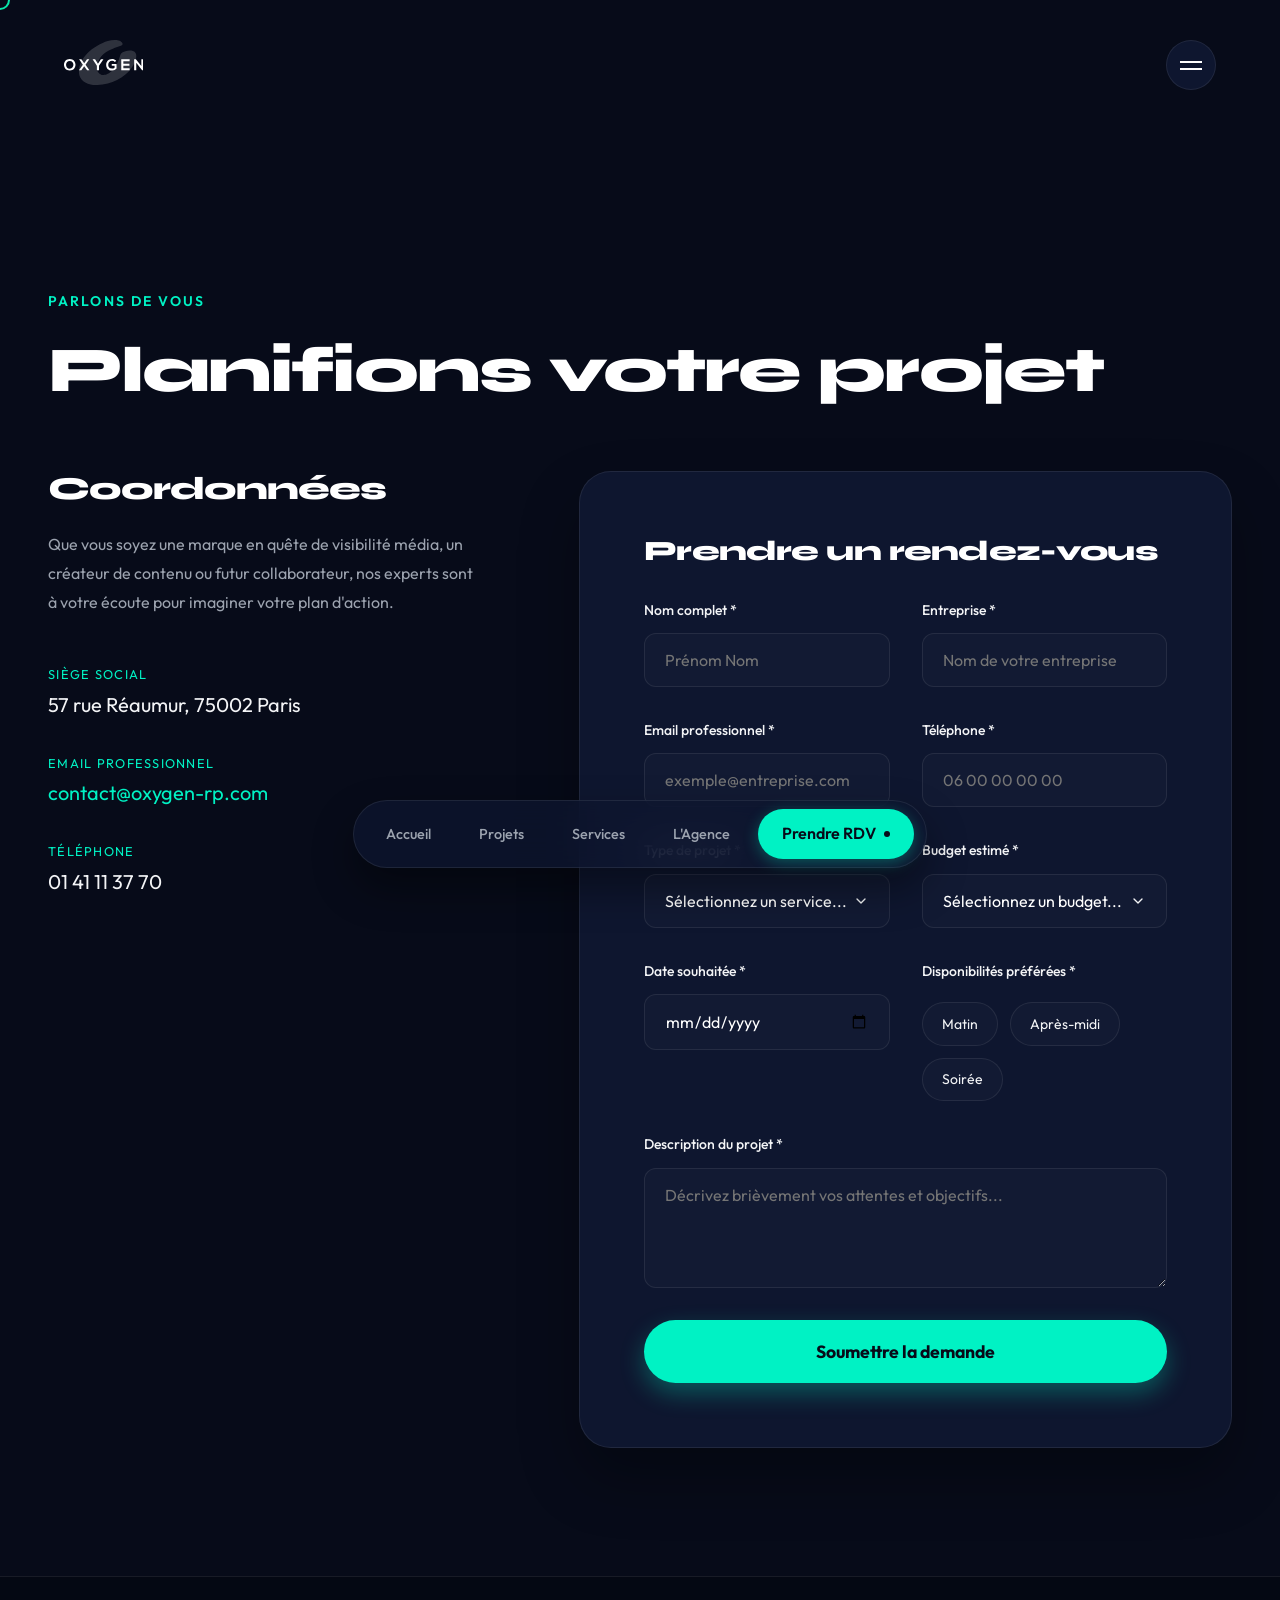
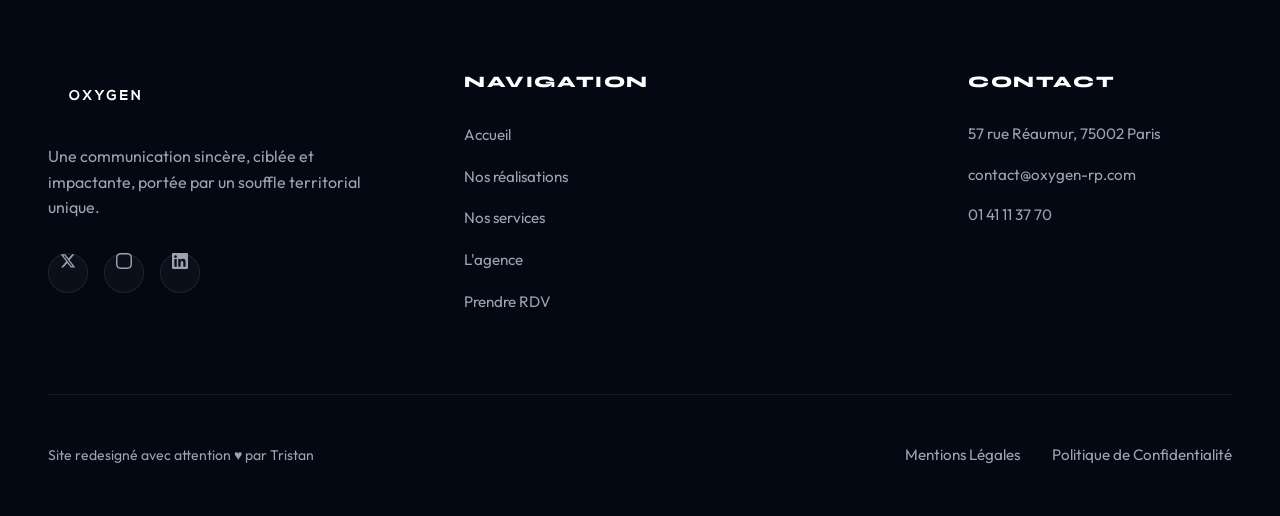
<file: contact.html>
<!DOCTYPE html>
<html lang="fr">
<head>
    <meta charset="UTF-8">
    <meta name="viewport" content="width=device-width, initial-scale=1.0">
    <title>Contact & Prendre RDV | Oxygen Agence de communication</title>
    <meta name="description" content="Contactez l'agence de communication Oxygen et planifiez un rendez-vous avec nos experts en relations presse et influence à Paris et en région.">
    <meta name="keywords" content="contact agence communication, prendre rendez-vous rp, briefing projet, budget communication, Oxygen">
    <link rel="canonical" href="https://oxygen-rp.fr/contact">
    
    <!-- Styles -->
    <link rel="stylesheet" href="style.css">
    
    <!-- Schema.org JSON-LD -->
    <script type="application/ld+json">
    {
      "@context": "https://schema.org",
      "@type": "WebPage",
      "name": "Contact & RDV | Oxygen",
      "description": "Prenez contact avec l'agence Oxygen pour vos projets RP et Influence.",
      "url": "https://oxygen-rp.fr/contact"
    }
    </script>
</head>
<body>

    <!-- Custom Cursor -->
    <div class="custom-cursor"></div>
    <div class="custom-cursor-dot"></div>

    <!-- Header Section -->
    <header class="floating-header" id="header">
        <a href="index.html" class="site-logo" aria-label="Oxygen Accueil">
            <svg role="img" aria-label="Logo Oxygen" width="113" height="64" viewBox="0 0 113 64" fill="none" xmlns="http://www.w3.org/2000/svg">
                <path d="M101.907 18.7919C101.285 17.7102 99.9709 16.0731 96.9725 15.376C93.9742 14.6818 90.4831 15.1533 87.4261 15.9718C84.3661 16.7933 82.1277 17.7651 80.9982 19.4138C79.8687 21.0624 79.1352 26.315 75.2275 34.6104C73.7958 37.3466 72.0091 39.889 69.9819 42.2174C68.5414 43.6896 67.0012 45.0577 65.37 46.313C64.3989 46.958 63.4044 47.5654 62.3834 48.1324C61.7262 48.4303 61.0632 48.7079 60.3914 48.9711C59.8369 49.1331 59.2795 49.2806 58.7191 49.4166C57.9241 49.5409 57.1261 49.648 56.3281 49.729C55.7619 49.7347 55.1957 49.729 54.6324 49.7029C54.0808 49.6161 53.5322 49.5062 52.9895 49.3761C52.2795 49.0984 51.593 48.7745 50.9329 48.3984C49.9442 47.6088 49.0758 46.6862 48.36 45.642C47.3977 43.6896 46.7992 42.1277 46.8462 39.3655C46.8902 36.6004 47.6676 32.3659 48.935 29.7425C50.2024 27.1191 52.3382 24.2383 54.4417 21.826C56.0201 20.215 59.3704 17.1519 63.8151 14.9392C68.2598 12.7237 70.9001 11.6014 75.6499 9.88912C80.3997 8.17393 82.292 8.70613 83.1692 6.56576C84.3749 3.6242 78.9357 0.462813 74.714 0.112834C70.595 -0.228469 66.2149 0.214068 62.2866 1.52143C59.8574 2.3313 57.4253 3.12671 55.0666 4.13037C52.8428 5.07618 50.6835 6.18975 48.5448 7.30911C45.3734 8.97223 42.4426 11.0345 39.5822 13.1807C37.5667 14.6934 35.6802 16.3739 33.9376 18.1903C31.7666 20.455 29.6748 22.7834 27.894 25.3721C26.2834 27.7121 24.9984 30.2342 23.8161 32.8171C22.977 34.648 22.3052 36.5599 21.8446 38.5238C21.2901 40.8869 21.1962 43.2269 21.208 45.6478C21.2285 49.5438 22.625 53.1622 25.0131 56.2397C26.4125 58.0446 28.3664 59.3664 30.3026 60.5291C32.5499 61.8741 35.2108 62.6435 37.7427 63.193C40.829 63.8641 44.0884 64.0926 47.2452 63.9711C52.3675 63.7744 57.2464 63.1092 62.2397 61.8857C71.4048 59.6354 80.1239 55.1638 87.3527 49.1042C90.1398 46.7642 92.6717 44.0599 94.9483 41.2253C96.5648 39.2151 97.9906 37.0458 99.167 34.7521C100.44 32.2762 101.655 29.7338 102.286 27.0092C102.764 24.9382 103.315 21.2533 101.907 18.7977" fill="white" fill-opacity="0.16"/>
                <path d="M13.3868 35.3652C13.3428 37.9423 11.9316 40.719 8.18228 40.719C4.43293 40.719 3.02178 37.9626 2.95431 35.3854C2.88683 32.7418 4.43293 29.7626 8.18228 29.7626C11.9316 29.7626 13.4308 32.7187 13.3868 35.3623M16.3411 35.3189C16.3851 31.2175 13.6596 27.0727 8.18228 27.0727C2.70494 27.0727 0 31.2204 0 35.3421C0 39.4637 2.59052 43.4292 8.18228 43.4292C13.774 43.4292 16.2942 39.3741 16.3411 35.3189ZM32.7907 43.0705H36.1528V42.9809L30.608 35.1396L35.9944 27.521V27.388H32.6998L28.7216 33.2364L24.7434 27.388H21.4488V27.521L26.8117 35.1396L21.2874 42.9809V43.0705H24.6525L28.7216 37.1787L32.7907 43.0705ZM49.7626 36.5974L56.1025 27.521V27.388H52.4881L48.2605 33.8641L44.2148 27.388H40.6474V27.521L46.7614 36.5974V43.0705H49.7597V36.5974H49.7626ZM74.7143 40.6062V33.9971H67.8962V36.6407H71.9654V39.4174C70.7156 40.4038 69.6242 40.6727 68.3744 40.6727C64.4197 40.6727 62.8971 38.006 62.8971 35.4317C62.8971 32.2038 64.9654 29.6498 68.3744 29.6498C69.7621 29.6498 71.3522 30.2081 72.4201 31.2175L74.283 29.3346C72.646 27.7437 70.5102 26.9368 68.3744 26.9368C62.7621 26.9368 59.9662 31.015 59.9662 35.4288C59.9662 39.5505 62.3983 43.4263 68.3744 43.4263C71.1703 43.4263 73.1477 42.3735 74.7143 40.6033M81.4385 43.0705H93.3467V40.1579H84.4163V36.6176H93.0298V33.8641H84.4163V30.2572H93.3467V27.388H81.4385V43.0734V43.0705ZM113 43.0705V27.3619H110.002V37.1093L102.207 27.3851H99.7746V43.0705H102.776V32.4959L111.137 43.0937V43.0705H113Z" fill="white"/>
            </svg>
        </a>
    </header>

    <!-- Menu Trigger Button -->
    <button type="button" class="menu-trigger" aria-label="Menu" aria-expanded="false">
        <span></span>
        <span></span>
    </button>

    <!-- Fullscreen Menu Overlay -->
    <nav class="fullscreen-nav" aria-label="Navigation principale">
        <div class="nav-menu-wrapper">
            <ul class="nav-menu-list">
                <li class="nav-menu-item"><a href="index.html" class="nav-menu-link">Accueil</a></li>
                <li class="nav-menu-item"><a href="projets.html" class="nav-menu-link">Nos Réalisations</a></li>
                <li class="nav-menu-item"><a href="services.html" class="nav-menu-link">Nos Métiers</a></li>
                <li class="nav-menu-item"><a href="agence.html" class="nav-menu-link">L'Agence</a></li>
                <li class="nav-menu-item"><a href="contact.html" class="nav-menu-link">Contact</a></li>
            </ul>
        </div>
    </nav>

    <!-- Floating Pill Dock Menu -->
    <div class="nav-pill-container">
        <a href="index.html" class="nav-pill-link">Accueil</a>
        <a href="projets.html" class="nav-pill-link">Projets</a>
        <a href="services.html" class="nav-pill-link">Services</a>
        <a href="agence.html" class="nav-pill-link">L'Agence</a>
        <a href="contact.html" class="nav-pill-btn active">
            Prendre RDV
            <div class="nav-pulse-dot"></div>
        </a>
    </div>

    <!-- Main Content -->
    <main style="padding-top: 10rem;">
        
        <!-- Contact & Booking Section -->
        <section class="section-padding" id="rdv">
            <div class="oxygen-blob blob-primary"></div>
            <div class="container">
                <span class="eyebrow">Parlons de vous</span>
                <h1 class="section-title">Planifions votre projet</h1>
                
                <div class="contact-layout">
                    
                    <!-- Contact Coordinates -->
                    <div class="contact-details reveal">
                        <h3>Coordonnées</h3>
                        <p style="color: var(--color-muted); line-height: 1.8;">
                            Que vous soyez une marque en quête de visibilité média, un créateur de contenu ou futur collaborateur, nos experts sont à votre écoute pour imaginer votre plan d'action.
                        </p>
                        
                        <ul class="contact-info-list">
                            <li class="contact-info-item">
                                <div class="contact-info-label">Siège social</div>
                                <div class="contact-info-value">57 rue Réaumur, 75002 Paris</div>
                            </li>
                            <li class="contact-info-item">
                                <div class="contact-info-label">Email professionnel</div>
                                <a href="mailto:contact@oxygen-rp.com" class="contact-info-value" style="color: var(--color-primary);">contact@oxygen-rp.com</a>
                            </li>
                            <li class="contact-info-item">
                                <div class="contact-info-label">Téléphone</div>
                                <a href="tel:+33141113770" class="contact-info-value">01 41 11 37 70</a>
                            </li>
                        </ul>
                    </div>

                    <!-- Appointment Booking Form -->
                    <div class="booking-form reveal">
                        
                        <!-- Form layout -->
                        <form id="oxygen-booking-form" class="stagger-reveal">
                            <h3 style="font-family: var(--font-heading); color: var(--color-white); font-size: 1.75rem; margin-bottom: 2rem;">Prendre un rendez-vous</h3>
                            
                            <div class="form-grid">
                                <div class="form-group">
                                    <label for="name" class="form-label">Nom complet *</label>
                                    <input type="text" id="name" name="name" class="form-input" placeholder="Prénom Nom" required>
                                </div>
                                <div class="form-group">
                                    <label for="company" class="form-label">Entreprise *</label>
                                    <input type="text" id="company" name="company" class="form-input" placeholder="Nom de votre entreprise" required>
                                </div>
                                <div class="form-group">
                                    <label for="email" class="form-label">Email professionnel *</label>
                                    <input type="email" id="email" name="email" class="form-input" placeholder="exemple@entreprise.com" required>
                                </div>
                                <div class="form-group">
                                    <label for="phone" class="form-label">Téléphone *</label>
                                    <input type="tel" id="phone" name="phone" class="form-input" placeholder="06 00 00 00 00" required>
                                </div>
                                
                                <div class="form-group">
                                    <label for="project_type" class="form-label">Type de projet *</label>
                                    <select id="project_type" name="project_type" class="form-input" required style="appearance: none; background-image: url('data:image/svg+xml;utf8,<svg xmlns=%22http://www.w3.org/2000/svg%22 width=%2224%22 height=%2224%22 viewBox=%220 0 24 24%22 fill=%22none%22 stroke=%22%23F3F4F6%22 stroke-width=%222%22 stroke-linecap=%22round%22 stroke-linejoin=%22round%22><polyline points=%226 9 12 15 18 9%22></polyline></svg>'); background-repeat: no-repeat; background-position: right 1.25rem center; background-size: 1rem;">
                                        <option value="">Sélectionnez un service...</option>
                                        <option value="Relations Presse">Relations Presse</option>
                                        <option value="Influence">Influence</option>
                                        <option value="Social Media">Social Media</option>
                                        <option value="Branding">Branding</option>
                                        <option value="Brand Content">Brand Content</option>
                                        <option value="Événementiel">Événementiel</option>
                                        <option value="Communication de Crise">Communication de Crise</option>
                                        <option value="Communication Corporate">Communication Corporate</option>
                                        <option value="Formations">Formations</option>
                                        <option value="Autre">Autre</option>
                                    </select>
                                </div>
                                
                                <div class="form-group">
                                    <label for="budget" class="form-label">Budget estimé *</label>
                                    <select id="budget" name="budget" class="form-input" required style="appearance: none; background-image: url('data:image/svg+xml;utf8,<svg xmlns=%22http://www.w3.org/2000/svg%22 width=%2224%22 height=%2224%22 viewBox=%220 0 24 24%22 fill=%22none%22 stroke=%22%23F3F4F6%22 stroke-width=%222%22 stroke-linecap=%22round%22 stroke-linejoin=%22round%22><polyline points=%226 9 12 15 18 9%22></polyline></svg>'); background-repeat: no-repeat; background-position: right 1.25rem center; background-size: 1rem;">
                                        <option value="">Sélectionnez un budget...</option>
                                        <option value="&lt; 1k€">&lt; 1k€</option>
                                        <option value="1-5k€">1-5k€</option>
                                        <option value="5-15k€">5-15k€</option>
                                        <option value="+ 15k€">+ 15k€</option>
                                    </select>
                                </div>
                                
                                <div class="form-group">
                                    <label for="date" class="form-label">Date souhaitée *</label>
                                    <input type="date" id="date" name="date" class="form-input" required>
                                </div>
                                
                                <div class="form-group">
                                    <label class="form-label">Disponibilités préférées *</label>
                                    <div class="form-checkbox-group">
                                        <label class="checkbox-btn">
                                            <input type="checkbox" name="slots[]" value="matin">
                                            <span>Matin</span>
                                        </label>
                                        <label class="checkbox-btn">
                                            <input type="checkbox" name="slots[]" value="après-midi">
                                            <span>Après-midi</span>
                                        </label>
                                        <label class="checkbox-btn">
                                            <input type="checkbox" name="slots[]" value="soirée">
                                            <span>Soirée</span>
                                        </label>
                                    </div>
                                </div>

                                <div class="form-group full-width">
                                    <label for="description" class="form-label">Description du projet *</label>
                                    <textarea id="description" name="description" class="form-input" placeholder="Décrivez brièvement vos attentes et objectifs..." required></textarea>
                                </div>
                            </div>

                            <button type="submit" class="form-submit-btn">Soumettre la demande</button>
                        </form>
                        
                        <!-- Success Message -->
                        <div class="form-success-message">
                            <div class="success-icon">✓</div>
                            <h3 style="font-family: var(--font-heading); color: var(--color-white); font-size: 2rem; margin-bottom: 1rem;">Merci !</h3>
                            <p style="color: var(--color-muted); max-width: 25rem; margin: 0 auto;">Votre demande de rendez-vous a bien été reçue. Un de nos consultants reviendra vers vous sous 24h avec des propositions d'horaires.</p>
                        </div>

                    </div>

                </div>
            </div>
        </section>

    </main>

    <!-- Footer Section -->
    <footer class="footer" id="footer">
        <div class="container">
            <div class="footer-top">
                <div class="footer-brand">
                    <svg width="113" height="64" viewBox="0 0 113 64" fill="none" xmlns="http://www.w3.org/2000/svg">
                        <path d="M13.3868 35.3652C13.3428 37.9423 11.9316 40.719 8.18228 40.719C4.43293 40.719 3.02178 37.9626 2.95431 35.3854C2.88683 32.7418 4.43293 29.7626 8.18228 29.7626C11.9316 29.7626 13.4308 32.7187 13.3868 35.3623M16.3411 35.3189C16.3851 31.2175 13.6596 27.0727 8.18228 27.0727C2.70494 27.0727 0 31.2204 0 35.3421C0 39.4637 2.59052 43.4292 8.18228 43.4292C13.774 43.4292 16.2942 39.3741 16.3411 35.3189ZM32.7907 43.0705H36.1528V42.9809L30.608 35.1396L35.9944 27.521V27.388H32.6998L28.7216 33.2364L24.7434 27.388H21.4488V27.521L26.8117 35.1396L21.2874 42.9809V43.0705H24.6525L28.7216 37.1787L32.7907 43.0705ZM49.7626 36.5974L56.1025 27.521V27.388H52.4881L48.2605 33.8641L44.2148 27.388H40.6474V27.521L46.7614 36.5974V43.0705H49.7597V36.5974H49.7626ZM74.7143 40.6062V33.9971H67.8962V36.6407H71.9654V39.4174C70.7156 40.4038 69.6242 40.6727 68.3744 40.6727C64.4197 40.6727 62.8971 38.006 62.8971 35.4317C62.8971 32.2038 64.9654 29.6498 68.3744 29.6498C69.7621 29.6498 71.3522 30.2081 72.4201 31.2175L74.283 29.3346C72.646 27.7437 70.5102 26.9368 68.3744 26.9368C62.7621 26.9368 59.9662 31.015 59.9662 35.4288C59.9662 39.5505 62.3983 43.4263 68.3744 43.4263C71.1703 43.4263 73.1477 42.3735 74.7143 40.6033M81.4385 43.0705H93.3467V40.1579H84.4163V36.6176H93.0298V33.8641H84.4163V30.2572H93.3467V27.388H81.4385V43.0734V43.0705ZM113 43.0705V27.3619H110.002V37.1093L102.207 27.3851H99.7746V43.0705H102.776V32.4959L111.137 43.0937V43.0705H113Z" fill="white"/>
                    </svg>
                    <p class="footer-desc">Une communication sincère, ciblée et impactante, portée par un souffle territorial unique.</p>
                    <div class="footer-social-links">
                        <a href="https://x.com/AgenceOxygen" class="social-icon-btn" target="_blank" rel="noopener"><svg viewBox="0 0 16 14"><path d="M12.2176 0.269287H14.4666L9.55323 5.88495L15.3334 13.5266H10.8076L7.26277 8.89198L3.20671 13.5266H0.956369L6.2117 7.52002L0.666748 0.269287H5.30749L8.51168 4.50551L12.2176 0.269287ZM11.4283 12.1805H12.6745L4.63034 1.54471H3.29306L11.4283 12.1805Z"/></svg></a>
                        <a href="https://www.instagram.com/agenceoxygen/" class="social-icon-btn" target="_blank" rel="noopener"><svg viewBox="0 0 16 16"><path d="M8 1.44062C10.1375 1.44062 10.3906 1.45 11.2313 1.4875C12.0125 1.52187 12.4344 1.65313 12.7156 1.7625C13.0875 1.90625 13.3563 2.08125 13.6344 2.35938C13.9156 2.64062 14.0875 2.90625 14.2313 3.27813C14.3406 3.55938 14.4719 3.98438 14.5063 4.7625C14.5438 5.60625 14.5531 5.85938 14.5531 7.99375C14.5531 10.1313 14.5438 10.3844 14.5063 11.225C14.4719 12.0063 14.4719 12.0063 14.2313 12.7094C14.0875 13.0813 13.9125 13.35 13.6344 13.6281C13.3531 13.9094 13.0875 14.0813 12.7156 14.225C12.4344 14.3344 12.0094 14.4656 11.2313 14.5C10.3875 14.5375 10.1344 14.5469 8 14.5469C5.8625 14.5469 5.60938 14.5375 4.76875 14.5C3.9875 14.4656 3.56563 14.3344 3.28438 14.225C2.9125 14.0813 2.64375 13.9063 2.36563 13.6281C2.08438 13.3469 1.9125 13.0813 1.76875 12.7094C1.65938 12.4281 1.52813 12.0031 1.49375 11.225C1.45625 10.3813 1.44688 10.1281 1.44688 7.99375C1.44688 5.85625 1.45625 5.60313 1.49375 4.7625C1.52813 3.98125 1.65938 3.55938 1.76875 3.27813C1.9125 2.90625 2.0875 2.6375 2.36563 2.35938C2.64688 2.07812 2.9125 1.90625 3.28438 1.7625C3.56563 1.65313 3.99063 1.52187 4.76875 1.4875C5.60938 1.45 5.8625 1.44062 8 1.44062ZM8 0C5.82813 0 5.55625 0.009375 4.70313 0.046875C3.85313 0.084375 3.26875 0.221875 2.7625 0.41875C2.23438 0.625 1.7875 0.896875 1.34375 1.34375C0.896875 1.7875 0.625 2.23438 0.41875 2.75938C0.221875 3.26875 0.084375 3.85 0.046875 4.7C0.009375 5.55625 0 5.82812 0 8C0 10.1719 0.009375 10.4438 0.046875 11.2969C0.084375 12.1469 0.221875 12.7313 0.41875 13.2375C0.625 13.7656 0.896875 14.2125 1.34375 14.6562C1.7875 15.1 2.23438 15.375 2.75938 15.5781C3.26875 15.775 3.85 15.9125 4.7 15.95C5.55313 15.9875 5.825 15.9969 7.99688 15.9969C10.1688 15.9969 10.4406 15.9875 11.2938 15.95C12.1438 15.9125 12.7281 15.775 13.2344 15.5781C13.7594 15.375 14.2063 15.1 14.65 14.6562C15.0938 14.2125 15.3688 13.7656 15.5719 13.2406C15.7688 12.7313 15.9063 12.15 15.9438 11.3C15.9813 10.4469 15.9906 10.175 15.9906 8.00313C15.9906 5.83125 15.9813 5.55938 15.9438 4.70625C15.9063 3.85625 15.7688 3.27188 15.5719 2.76562C15.375 2.23438 15.1031 1.7875 14.6563 1.34375C14.2125 0.9 13.7656 0.625 13.2406 0.421875C12.7313 0.225 12.15 0.0875 11.3 0.05C10.4438 0.009375 10.1719 0 8 0Z"/></svg></a>
                        <a href="https://www.linkedin.com/company/agenceoxygen/" class="social-icon-btn" target="_blank" rel="noopener"><svg viewBox="0 0 16 16"><path d="M14.8156 0H1.18125C0.528125 0 0 0.515625 0 1.15313V14.8438C0 15.4813 0.528125 16 1.18125 16H14.8156C15.4688 16 16 15.4813 16 14.8469V1.15313C16 0.515625 15.4688 0 14.8156 0ZM4.74687 13.6344H2.37188V5.99687H4.74687V13.6344ZM3.55938 4.95625C2.79688 4.95625 2.18125 4.34062 2.18125 3.58125C2.18125 2.82188 2.79688 2.20625 3.55938 2.20625C4.31875 2.20625 4.93437 2.82188 4.93437 3.58125C4.93437 4.3375 4.31875 4.95625 3.55938 4.95625ZM13.6344 13.6344H11.2625V9.92188C11.2625 9.0375 11.2469 7.89687 10.0281 7.89687C8.79375 7.89687 8.60625 8.8625 8.60625 9.85938V13.6344H6.2375V5.99687H8.5125V7.04063H8.54375C8.85938 6.44063 9.63438 5.80625 10.7875 5.80625C13.1906 5.80625 13.6344 7.3875 13.6344 9.44375V13.6344Z"/></svg></a>
                    </div>
                </div>
                <div class="footer-nav-col">
                    <h4>Navigation</h4>
                    <ul class="footer-nav-list">
                        <li class="footer-nav-item"><a href="index.html" class="footer-nav-link">Accueil</a></li>
                        <li class="footer-nav-item"><a href="projets.html" class="footer-nav-link">Nos réalisations</a></li>
                        <li class="footer-nav-item"><a href="services.html" class="footer-nav-link">Nos services</a></li>
                        <li class="footer-nav-item"><a href="agence.html" class="footer-nav-link">L'agence</a></li>
                        <li class="footer-nav-item"><a href="contact.html" class="footer-nav-link">Prendre RDV</a></li>
                    </ul>
                </div>
                <div class="footer-nav-col">
                    <h4>Contact</h4>
                    <ul class="footer-nav-list" style="color: var(--color-muted); font-size: 0.95rem;">
                        <li style="margin-bottom: 1rem;">57 rue Réaumur, 75002 Paris</li>
                        <li style="margin-bottom: 1rem;"><a href="mailto:contact@oxygen-rp.com" class="footer-nav-link">contact@oxygen-rp.com</a></li>
                        <li style="margin-bottom: 1rem;"><a href="tel:+33141113770" class="footer-nav-link">01 41 11 37 70</a></li>
                    </ul>
                </div>
            </div>
            <div class="footer-bottom-bar">
                <p>Site redesigné avec attention ♥ par Tristan</p>
                <ul class="footer-legals-list">
                    <li><a href="https://www.oxygen-rp.fr/mentions-legales" target="_blank" rel="nofollow" class="footer-nav-link">Mentions Légales</a></li>
                    <li><a href="https://www.oxygen-rp.fr/politique-de-confidentialite" target="_blank" rel="nofollow" class="footer-nav-link">Politique de Confidentialité</a></li>
                </ul>
            </div>
        </div>
    </footer>

    <!-- Scripts -->
    <script src="script.js"></script>
</body>
</html>
</file>
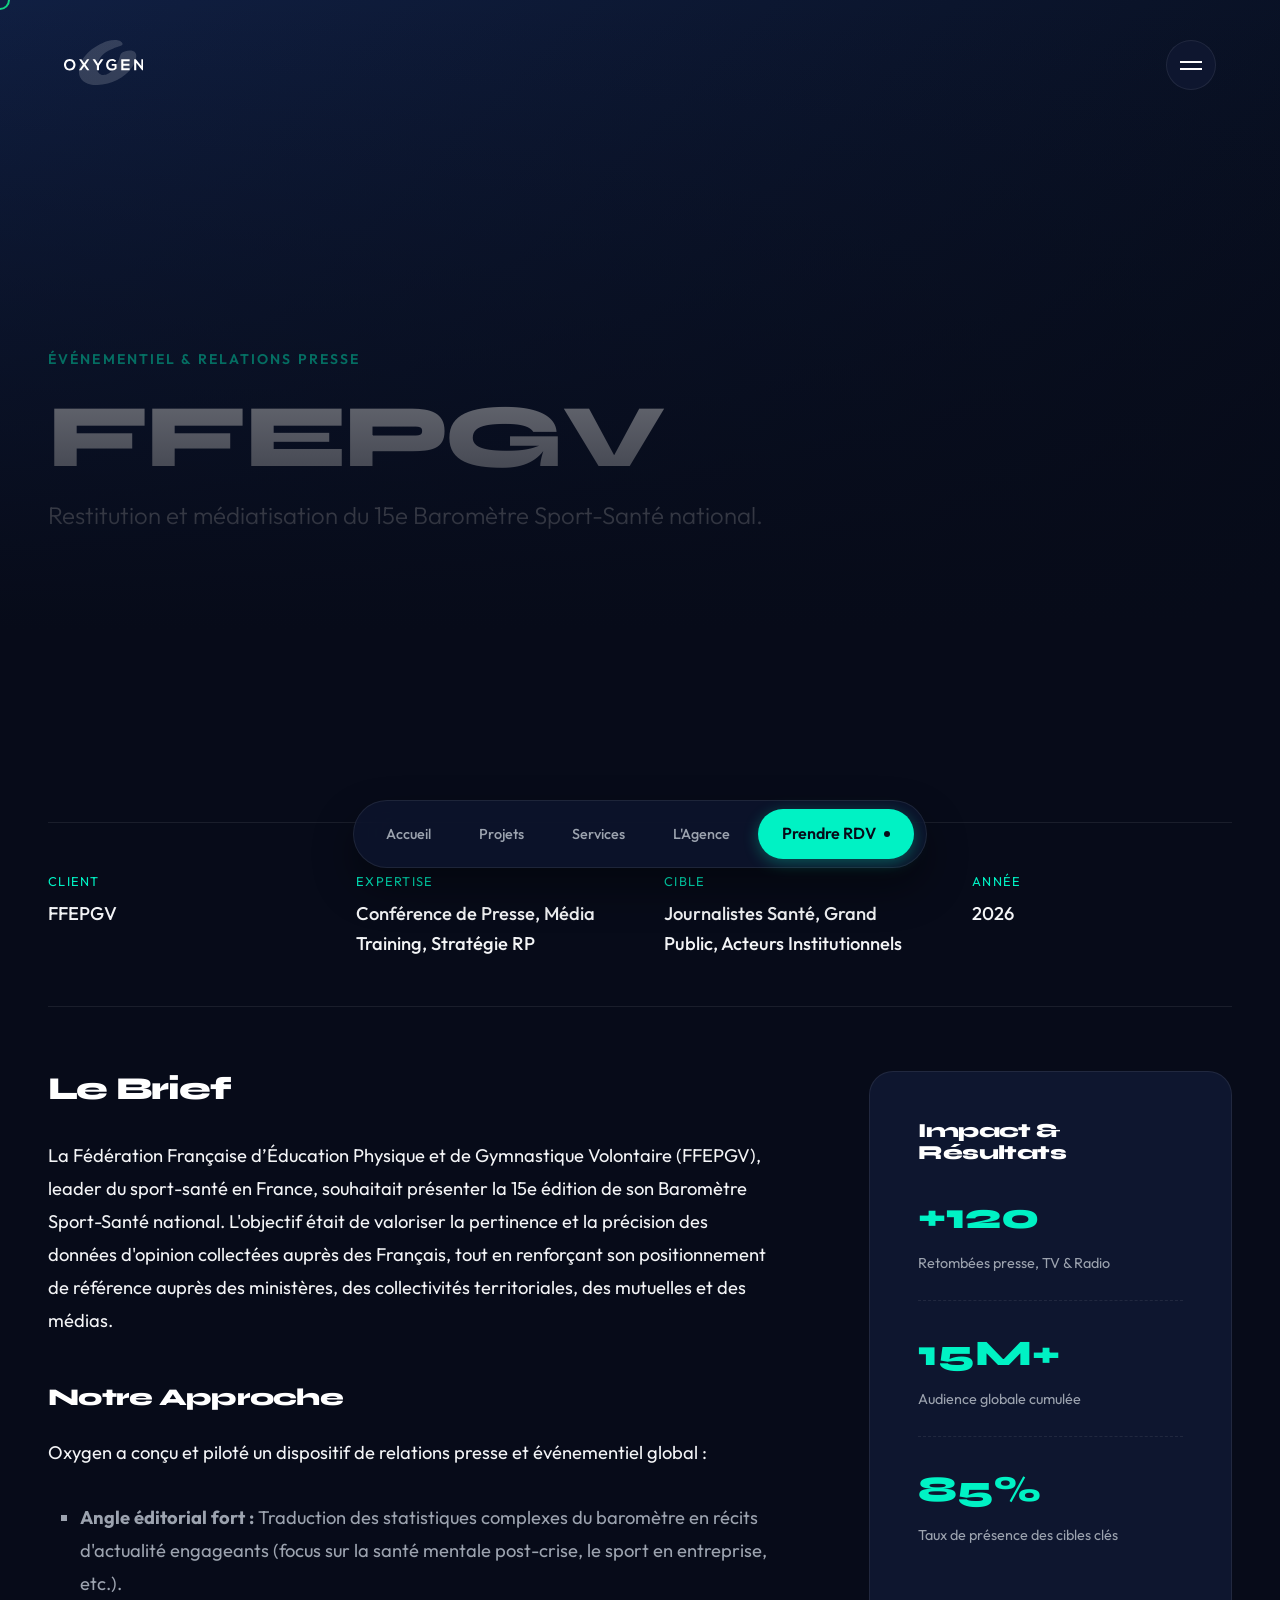
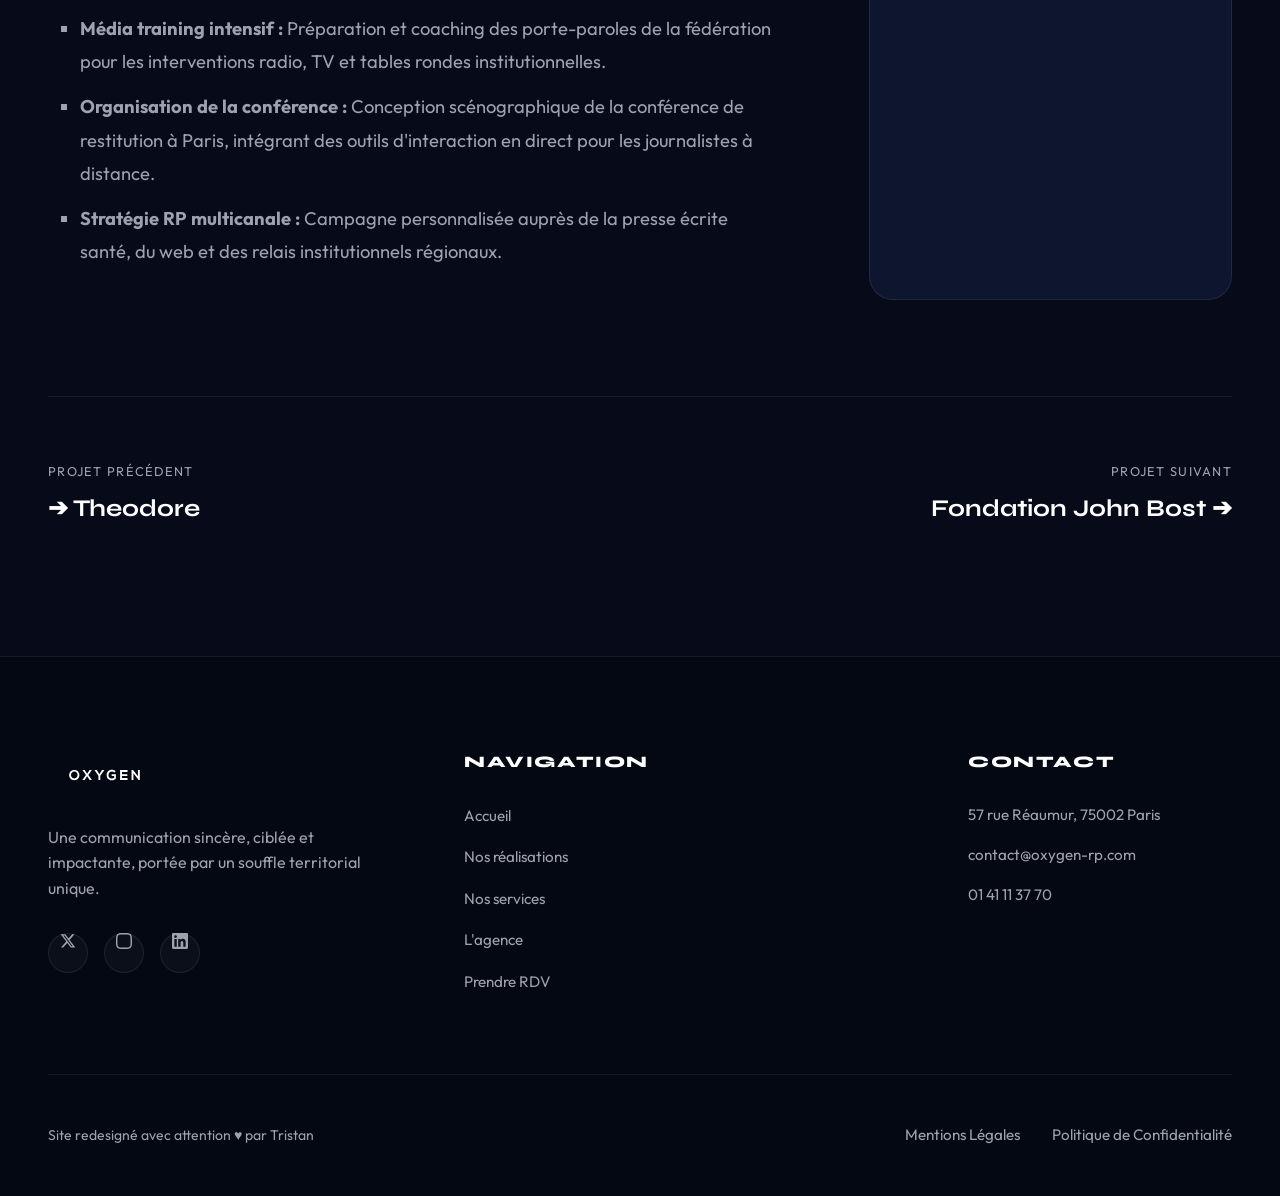
<file: projet-ffepgv.html>
<!DOCTYPE html>
<html lang="fr">
<head>
    <meta charset="UTF-8">
    <meta name="viewport" content="width=device-width, initial-scale=1.0">
    <title>Projet FFEPGV | Oxygen Agence de communication</title>
    <meta name="description" content="Restitution du 15e Baromètre Sport-Santé pour la FFEPGV. Découvrez le projet d'événement et de relations presse mené par l'agence de communication Oxygen.">
    <meta name="keywords" content="FFEPGV, baromètre sport santé, conférence de presse, relations presse, événementiel communication, Oxygen">
    <link rel="canonical" href="https://oxygen-rp.fr/realisations/ffepgv">
    
    <!-- Styles -->
    <link rel="stylesheet" href="style.css">
    
    <!-- Schema.org JSON-LD -->
    <script type="application/ld+json">
    {
      "@context": "https://schema.org",
      "@type": "WebPage",
      "name": "Projet FFEPGV | Oxygen",
      "description": "Restitution du 15e Baromètre Sport-Santé pour la FFEPGV.",
      "url": "https://oxygen-rp.fr/realisations/ffepgv"
    }
    </script>
</head>
<body>

    <!-- Custom Cursor -->
    <div class="custom-cursor"></div>
    <div class="custom-cursor-dot"></div>

    <!-- Header Section -->
    <header class="floating-header" id="header">
        <a href="index.html" class="site-logo" aria-label="Oxygen Accueil">
            <svg role="img" aria-label="Logo Oxygen" width="113" height="64" viewBox="0 0 113 64" fill="none" xmlns="http://www.w3.org/2000/svg">
                <path d="M101.907 18.7919C101.285 17.7102 99.9709 16.0731 96.9725 15.376C93.9742 14.6818 90.4831 15.1533 87.4261 15.9718C84.3661 16.7933 82.1277 17.7651 80.9982 19.4138C79.8687 21.0624 79.1352 26.315 75.2275 34.6104C73.7958 37.3466 72.0091 39.889 69.9819 42.2174C68.5414 43.6896 67.0012 45.0577 65.37 46.313C64.3989 46.958 63.4044 47.5654 62.3834 48.1324C61.7262 48.4303 61.0632 48.7079 60.3914 48.9711C59.8369 49.1331 59.2795 49.2806 58.7191 49.4166C57.9241 49.5409 57.1261 49.648 56.3281 49.729C55.7619 49.7347 55.1957 49.729 54.6324 49.7029C54.0808 49.6161 53.5322 49.5062 52.9895 49.3761C52.2795 49.0984 51.593 48.7745 50.9329 48.3984C49.9442 47.6088 49.0758 46.6862 48.36 45.642C47.3977 43.6896 46.7992 42.1277 46.8462 39.3655C46.8902 36.6004 47.6676 32.3659 48.935 29.7425C50.2024 27.1191 52.3382 24.2383 54.4417 21.826C56.0201 20.215 59.3704 17.1519 63.8151 14.9392C68.2598 12.7237 70.9001 11.6014 75.6499 9.88912C80.3997 8.17393 82.292 8.70613 83.1692 6.56576C84.3749 3.6242 78.9357 0.462813 74.714 0.112834C70.595 -0.228469 66.2149 0.214068 62.2866 1.52143C59.8574 2.3313 57.4253 3.12671 55.0666 4.13037C52.8428 5.07618 50.6835 6.18975 48.5448 7.30911C45.3734 8.97223 42.4426 11.0345 39.5822 13.1807C37.5667 14.6934 35.6802 16.3739 33.9376 18.1903C31.7666 20.455 29.6748 22.7834 27.894 25.3721C26.2834 27.7121 24.9984 30.2342 23.8161 32.8171C22.977 34.648 22.3052 36.5599 21.8446 38.5238C21.2901 40.8869 21.1962 43.2269 21.208 45.6478C21.2285 49.5438 22.625 53.1622 25.0131 56.2397C26.4125 58.0446 28.3664 59.3664 30.3026 60.5291C32.5499 61.8741 35.2108 62.6435 37.7427 63.193C40.829 63.8641 44.0884 64.0926 47.2452 63.9711C52.3675 63.7744 57.2464 63.1092 62.2397 61.8857C71.4048 59.6354 80.1239 55.1638 87.3527 49.1042C90.1398 46.7642 92.6717 44.0599 94.9483 41.2253C96.5648 39.2151 97.9906 37.0458 99.167 34.7521C100.44 32.2762 101.655 29.7338 102.286 27.0092C102.764 24.9382 103.315 21.2533 101.907 18.7977" fill="white" fill-opacity="0.16"/>
                <path d="M13.3868 35.3652C13.3428 37.9423 11.9316 40.719 8.18228 40.719C4.43293 40.719 3.02178 37.9626 2.95431 35.3854C2.88683 32.7418 4.43293 29.7626 8.18228 29.7626C11.9316 29.7626 13.4308 32.7187 13.3868 35.3623M16.3411 35.3189C16.3851 31.2175 13.6596 27.0727 8.18228 27.0727C2.70494 27.0727 0 31.2204 0 35.3421C0 39.4637 2.59052 43.4292 8.18228 43.4292C13.774 43.4292 16.2942 39.3741 16.3411 35.3189ZM32.7907 43.0705H36.1528V42.9809L30.608 35.1396L35.9944 27.521V27.388H32.6998L28.7216 33.2364L24.7434 27.388H21.4488V27.521L26.8117 35.1396L21.2874 42.9809V43.0705H24.6525L28.7216 37.1787L32.7907 43.0705ZM49.7626 36.5974L56.1025 27.521V27.388H52.4881L48.2605 33.8641L44.2148 27.388H40.6474V27.521L46.7614 36.5974V43.0705H49.7597V36.5974H49.7626ZM74.7143 40.6062V33.9971H67.8962V36.6407H71.9654V39.4174C70.7156 40.4038 69.6242 40.6727 68.3744 40.6727C64.4197 40.6727 62.8971 38.006 62.8971 35.4317C62.8971 32.2038 64.9654 29.6498 68.3744 29.6498C69.7621 29.6498 71.3522 30.2081 72.4201 31.2175L74.283 29.3346C72.646 27.7437 70.5102 26.9368 68.3744 26.9368C62.7621 26.9368 59.9662 31.015 59.9662 35.4288C59.9662 39.5505 62.3983 43.4263 68.3744 43.4263C71.1703 43.4263 73.1477 42.3735 74.7143 40.6033M81.4385 43.0705H93.3467V40.1579H84.4163V36.6176H93.0298V33.8641H84.4163V30.2572H93.3467V27.388H81.4385V43.0734V43.0705ZM113 43.0705V27.3619H110.002V37.1093L102.207 27.3851H99.7746V43.0705H102.776V32.4959L111.137 43.0937V43.0705H113Z" fill="white"/>
            </svg>
        </a>
    </header>

    <!-- Menu Trigger Button -->
    <button type="button" class="menu-trigger" aria-label="Menu" aria-expanded="false">
        <span></span>
        <span></span>
    </button>

    <!-- Fullscreen Menu Overlay -->
    <nav class="fullscreen-nav" aria-label="Navigation principale">
        <div class="nav-menu-wrapper">
            <ul class="nav-menu-list">
                <li class="nav-menu-item"><a href="index.html" class="nav-menu-link">Accueil</a></li>
                <li class="nav-menu-item"><a href="projets.html" class="nav-menu-link">Nos Réalisations</a></li>
                <li class="nav-menu-item"><a href="services.html" class="nav-menu-link">Nos Métiers</a></li>
                <li class="nav-menu-item"><a href="agence.html" class="nav-menu-link">L'Agence</a></li>
                <li class="nav-menu-item"><a href="contact.html" class="nav-menu-link">Contact</a></li>
            </ul>
        </div>
    </nav>

    <!-- Floating Pill Dock Menu -->
    <div class="nav-pill-container">
        <a href="index.html" class="nav-pill-link">Accueil</a>
        <a href="projets.html" class="nav-pill-link active">Projets</a>
        <a href="services.html" class="nav-pill-link">Services</a>
        <a href="agence.html" class="nav-pill-link">L'Agence</a>
        <a href="contact.html" class="nav-pill-btn">
            Prendre RDV
            <div class="nav-pulse-dot"></div>
        </a>
    </div>

    <!-- Main Content -->
    <main>
        
        <!-- Project Hero -->
        <section class="project-hero" style="background: linear-gradient(135deg, #101F42 0%, #060B18 100%);">
            <div class="container">
                <div class="project-hero-content">
                    <span class="eyebrow">Événementiel & Relations Presse</span>
                    <h1 class="hero-title" style="margin-bottom: 1rem;">FFEPGV</h1>
                    <p class="lead-text" style="color: var(--color-white);">Restitution et médiatisation du 15e Baromètre Sport-Santé national.</p>
                </div>
            </div>
        </section>

        <!-- Project Info -->
        <section class="section-padding">
            <div class="container">
                
                <!-- Metadata Grid -->
                <div class="project-meta-grid">
                    <div class="meta-item">
                        <div class="meta-item-label">Client</div>
                        <div class="meta-item-value">FFEPGV</div>
                    </div>
                    <div class="meta-item">
                        <div class="meta-item-label">Expertise</div>
                        <div class="meta-item-value">Conférence de Presse, Média Training, Stratégie RP</div>
                    </div>
                    <div class="meta-item">
                        <div class="meta-item-label">Cible</div>
                        <div class="meta-item-value">Journalistes Santé, Grand Public, Acteurs Institutionnels</div>
                    </div>
                    <div class="meta-item">
                        <div class="meta-item-label">Année</div>
                        <div class="meta-item-value">2026</div>
                    </div>
                </div>

                <!-- Main Details Block -->
                <div class="project-content-block">
                    <div class="project-body-text">
                        <h2 style="font-family: var(--font-heading); color: var(--color-white); font-size: 2rem; margin-bottom: 2rem;">Le Brief</h2>
                        <p>La Fédération Française d’Éducation Physique et de Gymnastique Volontaire (FFEPGV), leader du sport-santé en France, souhaitait présenter la 15e édition de son Baromètre Sport-Santé national. L'objectif était de valoriser la pertinence et la précision des données d'opinion collectées auprès des Français, tout en renforçant son positionnement de référence auprès des ministères, des collectivités territoriales, des mutuelles et des médias.</p>
                        
                        <h3 style="font-family: var(--font-heading); color: var(--color-white); font-size: 1.5rem; margin-top: 3rem; margin-bottom: 1.5rem;">Notre Approche</h3>
                        <p>Oxygen a conçu et piloté un dispositif de relations presse et événementiel global :</p>
                        <ul style="list-style-type: square; margin-left: 2rem; margin-bottom: 2rem; color: var(--color-muted);">
                            <li style="margin-bottom: 0.75rem;"><strong>Angle éditorial fort :</strong> Traduction des statistiques complexes du baromètre en récits d'actualité engageants (focus sur la santé mentale post-crise, le sport en entreprise, etc.).</li>
                            <li style="margin-bottom: 0.75rem;"><strong>Média training intensif :</strong> Préparation et coaching des porte-paroles de la fédération pour les interventions radio, TV et tables rondes institutionnelles.</li>
                            <li style="margin-bottom: 0.75rem;"><strong>Organisation de la conférence :</strong> Conception scénographique de la conférence de restitution à Paris, intégrant des outils d'interaction en direct pour les journalistes à distance.</li>
                            <li style="margin-bottom: 0.75rem;"><strong>Stratégie RP multicanale :</strong> Campagne personnalisée auprès de la presse écrite santé, du web et des relais institutionnels régionaux.</li>
                        </ul>
                    </div>

                    <div class="project-sidebar">
                        <h4>Impact & Résultats</h4>
                        <ul class="sidebar-results-list">
                            <li class="sidebar-results-item">
                                <span class="results-metric">+120</span>
                                <span class="results-text">Retombées presse, TV & Radio</span>
                            </li>
                            <li class="sidebar-results-item">
                                <span class="results-metric">15M+</span>
                                <span class="results-text">Audience globale cumulée</span>
                            </li>
                            <li class="sidebar-results-item">
                                <span class="results-metric">85%</span>
                                <span class="results-text">Taux de présence des cibles clés</span>
                            </li>
                        </ul>
                    </div>
                </div>

                <!-- Navigation between projects -->
                <div class="project-nav-links">
                    <div class="project-nav-item">
                        <span class="project-nav-dir">Projet Précédent</span>
                        <a href="projet-theodore.html" class="project-nav-title">➔ Theodore</a>
                    </div>
                    <div class="project-nav-item next">
                        <span class="project-nav-dir">Projet Suivant</span>
                        <a href="projet-john-bost.html" class="project-nav-title">Fondation John Bost ➔</a>
                    </div>
                </div>

            </div>
        </section>

    </main>

    <!-- Footer Section -->
    <footer class="footer" id="footer">
        <div class="container">
            <div class="footer-top">
                <div class="footer-brand">
                    <svg width="113" height="64" viewBox="0 0 113 64" fill="none" xmlns="http://www.w3.org/2000/svg">
                        <path d="M13.3868 35.3652C13.3428 37.9423 11.9316 40.719 8.18228 40.719C4.43293 40.719 3.02178 37.9626 2.95431 35.3854C2.88683 32.7418 4.43293 29.7626 8.18228 29.7626C11.9316 29.7626 13.4308 32.7187 13.3868 35.3623M16.3411 35.3189C16.3851 31.2175 13.6596 27.0727 8.18228 27.0727C2.70494 27.0727 0 31.2204 0 35.3421C0 39.4637 2.59052 43.4292 8.18228 43.4292C13.774 43.4292 16.2942 39.3741 16.3411 35.3189ZM32.7907 43.0705H36.1528V42.9809L30.608 35.1396L35.9944 27.521V27.388H32.6998L28.7216 33.2364L24.7434 27.388H21.4488V27.521L26.8117 35.1396L21.2874 42.9809V43.0705H24.6525L28.7216 37.1787L32.7907 43.0705ZM49.7626 36.5974L56.1025 27.521V27.388H52.4881L48.2605 33.8641L44.2148 27.388H40.6474V27.521L46.7614 36.5974V43.0705H49.7597V36.5974H49.7626ZM74.7143 40.6062V33.9971H67.8962V36.6407H71.9654V39.4174C70.7156 40.4038 69.6242 40.6727 68.3744 40.6727C64.4197 40.6727 62.8971 38.006 62.8971 35.4317C62.8971 32.2038 64.9654 29.6498 68.3744 29.6498C69.7621 29.6498 71.3522 30.2081 72.4201 31.2175L74.283 29.3346C72.646 27.7437 70.5102 26.9368 68.3744 26.9368C62.7621 26.9368 59.9662 31.015 59.9662 35.4288C59.9662 39.5505 62.3983 43.4263 68.3744 43.4263C71.1703 43.4263 73.1477 42.3735 74.7143 40.6033M81.4385 43.0705H93.3467V40.1579H84.4163V36.6176H93.0298V33.8641H84.4163V30.2572H93.3467V27.388H81.4385V43.0734V43.0705ZM113 43.0705V27.3619H110.002V37.1093L102.207 27.3851H99.7746V43.0705H102.776V32.4959L111.137 43.0937V43.0705H113Z" fill="white"/>
                    </svg>
                    <p class="footer-desc">Une communication sincère, ciblée et impactante, portée par un souffle territorial unique.</p>
                    <div class="footer-social-links">
                        <a href="https://x.com/AgenceOxygen" class="social-icon-btn" target="_blank" rel="noopener"><svg viewBox="0 0 16 14"><path d="M12.2176 0.269287H14.4666L9.55323 5.88495L15.3334 13.5266H10.8076L7.26277 8.89198L3.20671 13.5266H0.956369L6.2117 7.52002L0.666748 0.269287H5.30749L8.51168 4.50551L12.2176 0.269287ZM11.4283 12.1805H12.6745L4.63034 1.54471H3.29306L11.4283 12.1805Z"/></svg></a>
                        <a href="https://www.instagram.com/agenceoxygen/" class="social-icon-btn" target="_blank" rel="noopener"><svg viewBox="0 0 16 16"><path d="M8 1.44062C10.1375 1.44062 10.3906 1.45 11.2313 1.4875C12.0125 1.52187 12.4344 1.65313 12.7156 1.7625C13.0875 1.90625 13.3563 2.08125 13.6344 2.35938C13.9156 2.64062 14.0875 2.90625 14.2313 3.27813C14.3406 3.55938 14.4719 3.98438 14.5063 4.7625C14.5438 5.60625 14.5531 5.85938 14.5531 7.99375C14.5531 10.1313 14.5438 10.3844 14.5063 11.225C14.4719 12.0063 14.3406 12.4281 14.2313 12.7094C14.0875 13.0813 13.9125 13.35 13.6344 13.6281C13.3531 13.9094 13.0875 14.0813 12.7156 14.225C12.4344 14.3344 12.0094 14.4656 11.2313 14.5C10.3875 14.5375 10.1344 14.5469 8 14.5469C5.8625 14.5469 5.60938 14.5375 4.76875 14.5C3.9875 14.4656 3.56563 14.3344 3.28438 14.225C2.9125 14.0813 2.64375 13.9063 2.36563 13.6281C2.08438 13.3469 1.9125 13.0813 1.76875 12.7094C1.65938 12.4281 1.52813 12.0031 1.49375 11.225C1.45625 10.3813 1.44688 10.1281 1.44688 7.99375C1.44688 5.85625 1.45625 5.60313 1.49375 4.7625C1.52813 3.98125 1.65938 3.55938 1.76875 3.27813C1.9125 2.90625 2.0875 2.6375 2.36563 2.35938C2.64688 2.07812 2.9125 1.90625 3.28438 1.7625C3.56563 1.65313 3.99063 1.52187 4.76875 1.4875C5.60938 1.45 5.8625 1.44062 8 1.44062ZM8 0C5.82813 0 5.55625 0.009375 4.70313 0.046875C3.85313 0.084375 3.26875 0.221875 2.7625 0.41875C2.23438 0.625 1.7875 0.896875 1.34375 1.34375C0.896875 1.7875 0.625 2.23438 0.41875 2.75938C0.221875 3.26875 0.084375 3.85 0.046875 4.7C0.009375 5.55625 0 5.82812 0 8C0 10.1719 0.009375 10.4438 0.046875 11.2969C0.084375 12.1469 0.221875 12.7313 0.41875 13.2375C0.625 13.7656 0.896875 14.2125 1.34375 14.6562C1.7875 15.1 2.23438 15.375 2.75938 15.5781C3.26875 15.775 3.85 15.9125 4.7 15.95C5.55313 15.9875 5.825 15.9969 7.99688 15.9969C10.1688 15.9969 10.4406 15.9875 11.2938 15.95C12.1438 15.9125 12.7281 15.775 13.2344 15.5781C13.7594 15.375 14.2063 15.1 14.65 14.6562C15.0938 14.2125 15.3688 13.7656 15.5719 13.2406C15.7688 12.7313 15.9063 12.15 15.9438 11.3C15.9813 10.4469 15.9906 10.175 15.9906 8.00313C15.9906 5.83125 15.9813 5.55938 15.9438 4.70625C15.9063 3.85625 15.7688 3.27188 15.5719 2.76562C15.375 2.23438 15.1031 1.7875 14.6563 1.34375C14.2125 0.9 13.7656 0.625 13.2406 0.421875C12.7313 0.225 12.15 0.0875 11.3 0.05C10.4438 0.009375 10.1719 0 8 0Z"/></svg></a>
                        <a href="https://www.linkedin.com/company/agenceoxygen/" class="social-icon-btn" target="_blank" rel="noopener"><svg viewBox="0 0 16 16"><path d="M14.8156 0H1.18125C0.528125 0 0 0.515625 0 1.15313V14.8438C0 15.4813 0.528125 16 1.18125 16H14.8156C15.4688 16 16 15.4813 16 14.8469V1.15313C16 0.515625 15.4688 0 14.8156 0ZM4.74687 13.6344H2.37188V5.99687H4.74687V13.6344ZM3.55938 4.95625C2.79688 4.95625 2.18125 4.34062 2.18125 3.58125C2.18125 2.82188 2.79688 2.20625 3.55938 2.20625C4.31875 2.20625 4.93437 2.82188 4.93437 3.58125C4.93437 4.3375 4.31875 4.95625 3.55938 4.95625ZM13.6344 13.6344H11.2625V9.92188C11.2625 9.0375 11.2469 7.89687 10.0281 7.89687C8.79375 7.89687 8.60625 8.8625 8.60625 9.85938V13.6344H6.2375V5.99687H8.5125V7.04063H8.54375C8.85938 6.44063 9.63438 5.80625 10.7875 5.80625C13.1906 5.80625 13.6344 7.3875 13.6344 9.44375V13.6344Z"/></svg></a>
                    </div>
                </div>
                <div class="footer-nav-col">
                    <h4>Navigation</h4>
                    <ul class="footer-nav-list">
                        <li class="footer-nav-item"><a href="index.html" class="footer-nav-link">Accueil</a></li>
                        <li class="footer-nav-item"><a href="projets.html" class="footer-nav-link">Nos réalisations</a></li>
                        <li class="footer-nav-item"><a href="services.html" class="footer-nav-link">Nos services</a></li>
                        <li class="footer-nav-item"><a href="agence.html" class="footer-nav-link">L'agence</a></li>
                        <li class="footer-nav-item"><a href="contact.html" class="footer-nav-link">Prendre RDV</a></li>
                    </ul>
                </div>
                <div class="footer-nav-col">
                    <h4>Contact</h4>
                    <ul class="footer-nav-list" style="color: var(--color-muted); font-size: 0.95rem;">
                        <li style="margin-bottom: 1rem;">57 rue Réaumur, 75002 Paris</li>
                        <li style="margin-bottom: 1rem;"><a href="mailto:contact@oxygen-rp.com" class="footer-nav-link">contact@oxygen-rp.com</a></li>
                        <li style="margin-bottom: 1rem;"><a href="tel:+33141113770" class="footer-nav-link">01 41 11 37 70</a></li>
                    </ul>
                </div>
            </div>
            <div class="footer-bottom-bar">
                <p>Site redesigné avec attention ♥ par Tristan</p>
                <ul class="footer-legals-list">
                    <li><a href="https://www.oxygen-rp.fr/mentions-legales" target="_blank" rel="nofollow" class="footer-nav-link">Mentions Légales</a></li>
                    <li><a href="https://www.oxygen-rp.fr/politique-de-confidentialite" target="_blank" rel="nofollow" class="footer-nav-link">Politique de Confidentialité</a></li>
                </ul>
            </div>
        </div>
    </footer>

    <!-- Scripts -->
    <script src="script.js"></script>
</body>
</html>
</file>
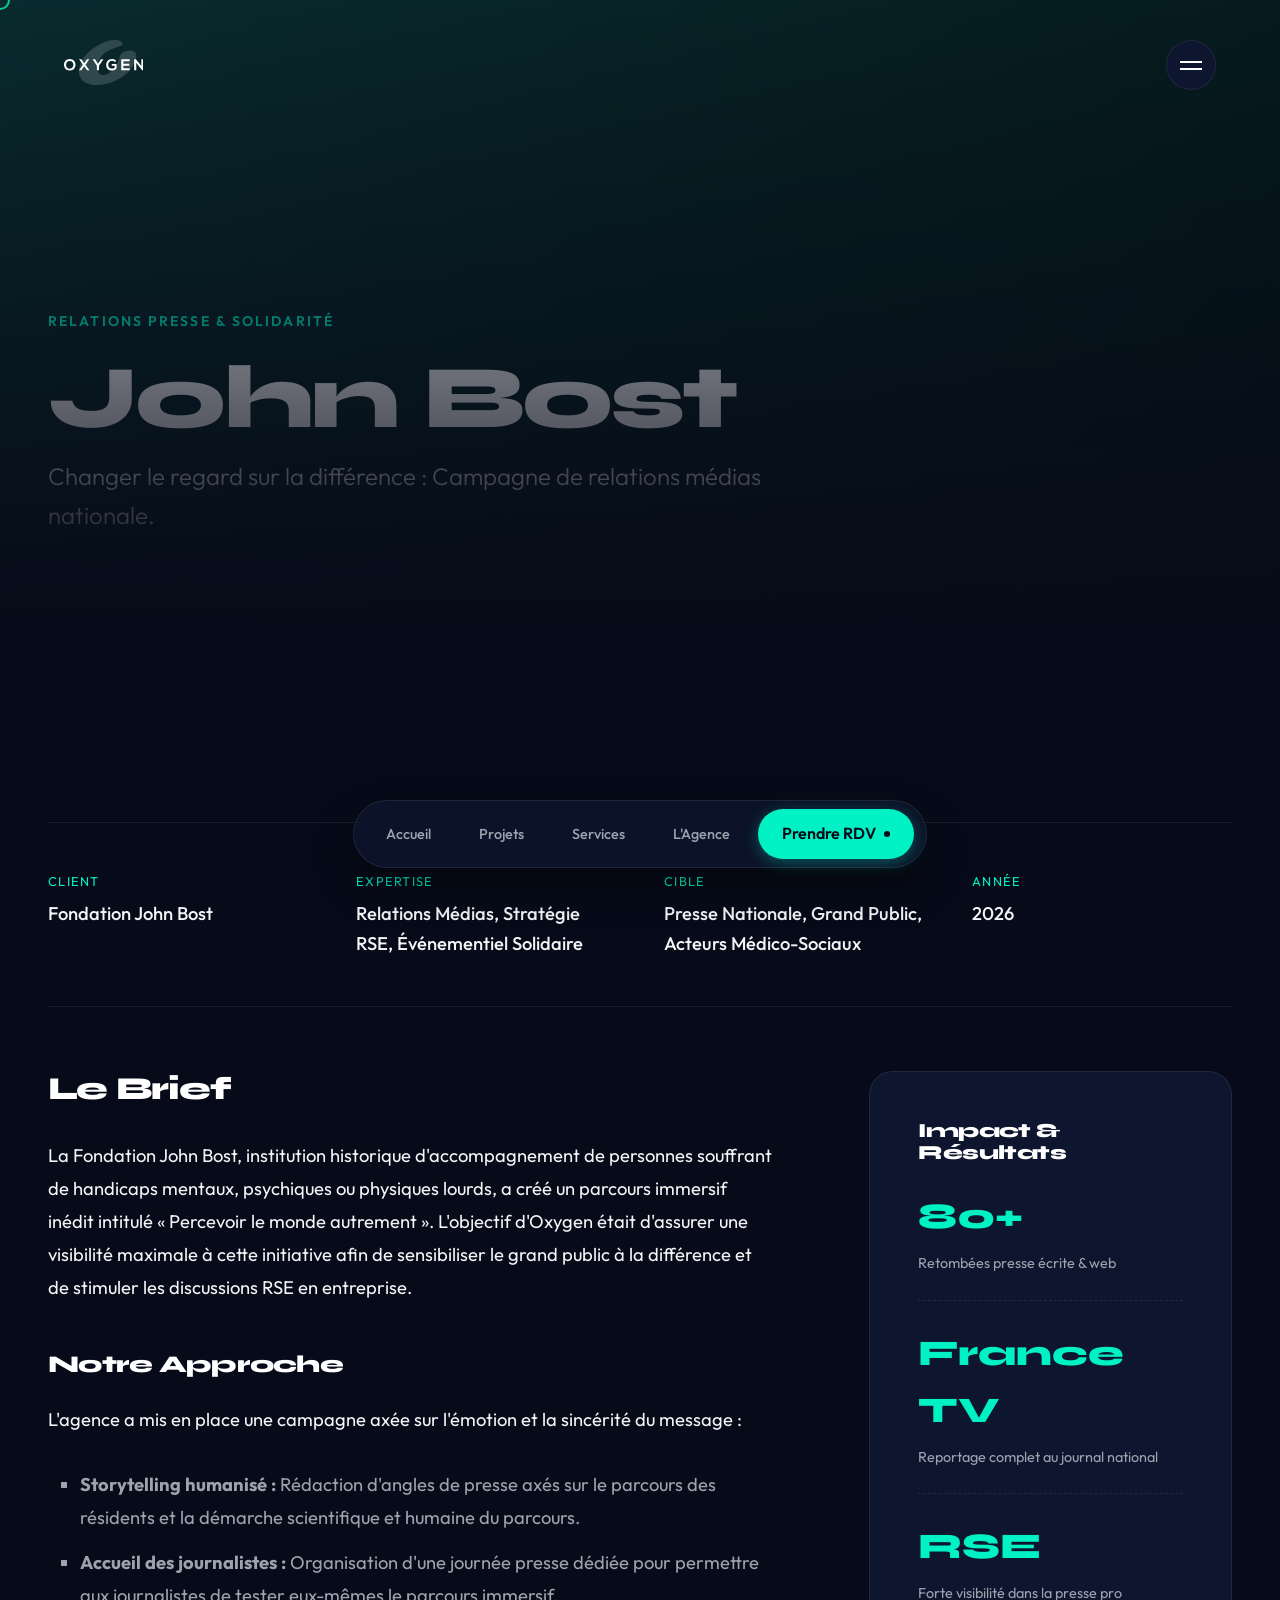
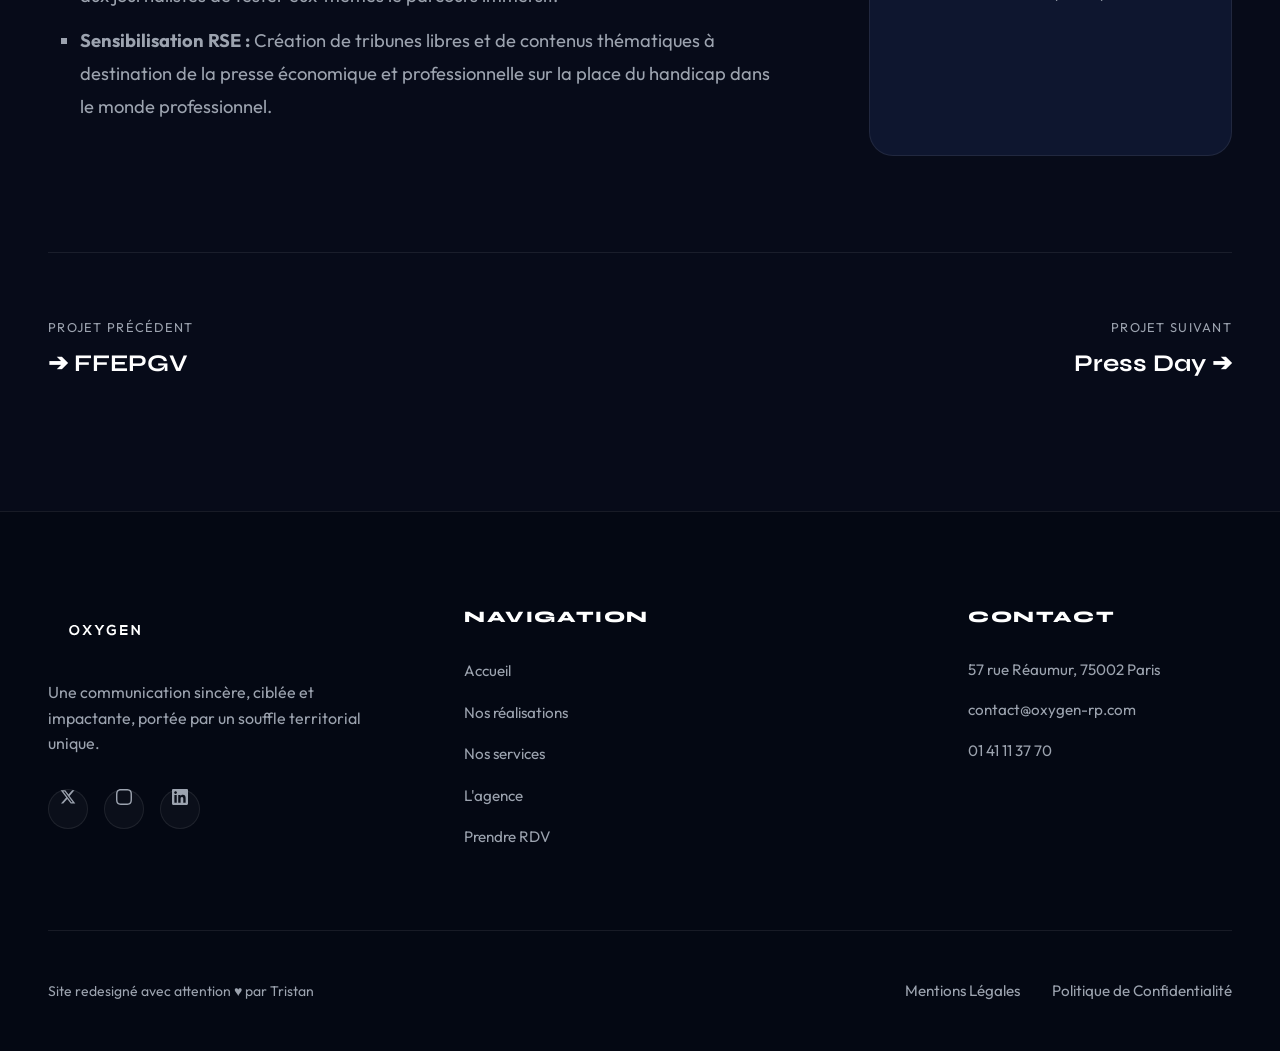
<file: projet-john-bost.html>
<!DOCTYPE html>
<html lang="fr">
<head>
    <meta charset="UTF-8">
    <meta name="viewport" content="width=device-width, initial-scale=1.0">
    <title>Projet Fondation John Bost | Oxygen Agence de communication</title>
    <meta name="description" content="Découvrez le projet de relations presse 'Percevoir le monde autrement' mené pour la Fondation John Bost par l'agence de communication Oxygen.">
    <meta name="keywords" content="Fondation John Bost, percevoir le monde autrement, relations presse solidaires, RSE communication, Oxygen">
    <link rel="canonical" href="https://oxygen-rp.fr/realisations/john-bost">
    
    <!-- Styles -->
    <link rel="stylesheet" href="style.css">
    
    <!-- Schema.org JSON-LD -->
    <script type="application/ld+json">
    {
      "@context": "https://schema.org",
      "@type": "WebPage",
      "name": "Projet Fondation John Bost | Oxygen",
      "description": "Relations presse solidaires pour le parcours immersif 'Percevoir le monde autrement' de la Fondation John Bost.",
      "url": "https://oxygen-rp.fr/realisations/john-bost"
    }
    </script>
</head>
<body>

    <!-- Custom Cursor -->
    <div class="custom-cursor"></div>
    <div class="custom-cursor-dot"></div>

    <!-- Header Section -->
    <header class="floating-header" id="header">
        <a href="index.html" class="site-logo" aria-label="Oxygen Accueil">
            <svg role="img" aria-label="Logo Oxygen" width="113" height="64" viewBox="0 0 113 64" fill="none" xmlns="http://www.w3.org/2000/svg">
                <path d="M101.907 18.7919C101.285 17.7102 99.9709 16.0731 96.9725 15.376C93.9742 14.6818 90.4831 15.1533 87.4261 15.9718C84.3661 16.7933 82.1277 17.7651 80.9982 19.4138C79.8687 21.0624 79.1352 26.315 75.2275 34.6104C73.7958 37.3466 72.0091 39.889 69.9819 42.2174C68.5414 43.6896 67.0012 45.0577 65.37 46.313C64.3989 46.958 63.4044 47.5654 62.3834 48.1324C61.7262 48.4303 61.0632 48.7079 60.3914 48.9711C59.8369 49.1331 59.2795 49.2806 58.7191 49.4166C57.9241 49.5409 57.1261 49.648 56.3281 49.729C55.7619 49.7347 55.1957 49.729 54.6324 49.7029C54.0808 49.6161 53.5322 49.5062 52.9895 49.3761C52.2795 49.0984 51.593 48.7745 50.9329 48.3984C49.9442 47.6088 49.0758 46.6862 48.36 45.642C47.3977 43.6896 46.7992 42.1277 46.8462 39.3655C46.8902 36.6004 47.6676 32.3659 48.935 29.7425C50.2024 27.1191 52.3382 24.2383 54.4417 21.826C56.0201 20.215 59.3704 17.1519 63.8151 14.9392C68.2598 12.7237 70.9001 11.6014 75.6499 9.88912C80.3997 8.17393 82.292 8.70613 83.1692 6.56576C84.3749 3.6242 78.9357 0.462813 74.714 0.112834C70.595 -0.228469 66.2149 0.214068 62.2866 1.52143C59.8574 2.3313 57.4253 3.12671 55.0666 4.13037C52.8428 5.07618 50.6835 6.18975 48.5448 7.30911C45.3734 8.97223 42.4426 11.0345 39.5822 13.1807C37.5667 14.6934 35.6802 16.3739 33.9376 18.1903C31.7666 20.455 29.6748 22.7834 27.894 25.3721C26.2834 27.7121 24.9984 30.2342 23.8161 32.8171C22.977 34.648 22.3052 36.5599 21.8446 38.5238C21.2901 40.8869 21.1962 43.2269 21.208 45.6478C21.2285 49.5438 22.625 53.1622 25.0131 56.2397C26.4125 58.0446 28.3664 59.3664 30.3026 60.5291C32.5499 61.8741 35.2108 62.6435 37.7427 63.193C40.829 63.8641 44.0884 64.0926 47.2452 63.9711C52.3675 63.7744 57.2464 63.1092 62.2397 61.8857C71.4048 59.6354 80.1239 55.1638 87.3527 49.1042C90.1398 46.7642 92.6717 44.0599 94.9483 41.2253C96.5648 39.2151 97.9906 37.0458 99.167 34.7521C100.44 32.2762 101.655 29.7338 102.286 27.0092C102.764 24.9382 103.315 21.2533 101.907 18.7977" fill="white" fill-opacity="0.16"/>
                <path d="M13.3868 35.3652C13.3428 37.9423 11.9316 40.719 8.18228 40.719C4.43293 40.719 3.02178 37.9626 2.95431 35.3854C2.88683 32.7418 4.43293 29.7626 8.18228 29.7626C11.9316 29.7626 13.4308 32.7187 13.3868 35.3623M16.3411 35.3189C16.3851 31.2175 13.6596 27.0727 8.18228 27.0727C2.70494 27.0727 0 31.2204 0 35.3421C0 39.4637 2.59052 43.4292 8.18228 43.4292C13.774 43.4292 16.2942 39.3741 16.3411 35.3189ZM32.7907 43.0705H36.1528V42.9809L30.608 35.1396L35.9944 27.521V27.388H32.6998L28.7216 33.2364L24.7434 27.388H21.4488V27.521L26.8117 35.1396L21.2874 42.9809V43.0705H24.6525L28.7216 37.1787L32.7907 43.0705ZM49.7626 36.5974L56.1025 27.521V27.388H52.4881L48.2605 33.8641L44.2148 27.388H40.6474V27.521L46.7614 36.5974V43.0705H49.7597V36.5974H49.7626ZM74.7143 40.6062V33.9971H67.8962V36.6407H71.9654V39.4174C70.7156 40.4038 69.6242 40.6727 68.3744 40.6727C64.4197 40.6727 62.8971 38.006 62.8971 35.4317C62.8971 32.2038 64.9654 29.6498 68.3744 29.6498C69.7621 29.6498 71.3522 30.2081 72.4201 31.2175L74.283 29.3346C72.646 27.7437 70.5102 26.9368 68.3744 26.9368C62.7621 26.9368 59.9662 31.015 59.9662 35.4288C59.9662 39.5505 62.3983 43.4263 68.3744 43.4263C71.1703 43.4263 73.1477 42.3735 74.7143 40.6033M81.4385 43.0705H93.3467V40.1579H84.4163V36.6176H93.0298V33.8641H84.4163V30.2572H93.3467V27.388H81.4385V43.0734V43.0705ZM113 43.0705V27.3619H110.002V37.1093L102.207 27.3851H99.7746V43.0705H102.776V32.4959L111.137 43.0937V43.0705H113Z" fill="white"/>
            </svg>
        </a>
    </header>

    <!-- Menu Trigger Button -->
    <button type="button" class="menu-trigger" aria-label="Menu" aria-expanded="false">
        <span></span>
        <span></span>
    </button>

    <!-- Fullscreen Menu Overlay -->
    <nav class="fullscreen-nav" aria-label="Navigation principale">
        <div class="nav-menu-wrapper">
            <ul class="nav-menu-list">
                <li class="nav-menu-item"><a href="index.html" class="nav-menu-link">Accueil</a></li>
                <li class="nav-menu-item"><a href="projets.html" class="nav-menu-link">Nos Réalisations</a></li>
                <li class="nav-menu-item"><a href="services.html" class="nav-menu-link">Nos Métiers</a></li>
                <li class="nav-menu-item"><a href="agence.html" class="nav-menu-link">L'Agence</a></li>
                <li class="nav-menu-item"><a href="contact.html" class="nav-menu-link">Contact</a></li>
            </ul>
        </div>
    </nav>

    <!-- Floating Pill Dock Menu -->
    <div class="nav-pill-container">
        <a href="index.html" class="nav-pill-link">Accueil</a>
        <a href="projets.html" class="nav-pill-link active">Projets</a>
        <a href="services.html" class="nav-pill-link">Services</a>
        <a href="agence.html" class="nav-pill-link">L'Agence</a>
        <a href="contact.html" class="nav-pill-btn">
            Prendre RDV
            <div class="nav-pulse-dot"></div>
        </a>
    </div>

    <!-- Main Content -->
    <main>
        
        <!-- Project Hero -->
        <section class="project-hero" style="background: linear-gradient(135deg, #092B2F 0%, #041315 100%);">
            <div class="container">
                <div class="project-hero-content">
                    <span class="eyebrow">Relations Presse & Solidarité</span>
                    <h1 class="hero-title" style="margin-bottom: 1rem;">John Bost</h1>
                    <p class="lead-text" style="color: var(--color-white);">Changer le regard sur la différence : Campagne de relations médias nationale.</p>
                </div>
            </div>
        </section>

        <!-- Project Info -->
        <section class="section-padding">
            <div class="container">
                
                <!-- Metadata Grid -->
                <div class="project-meta-grid">
                    <div class="meta-item">
                        <div class="meta-item-label">Client</div>
                        <div class="meta-item-value">Fondation John Bost</div>
                    </div>
                    <div class="meta-item">
                        <div class="meta-item-label">Expertise</div>
                        <div class="meta-item-value">Relations Médias, Stratégie RSE, Événementiel Solidaire</div>
                    </div>
                    <div class="meta-item">
                        <div class="meta-item-label">Cible</div>
                        <div class="meta-item-value">Presse Nationale, Grand Public, Acteurs Médico-Sociaux</div>
                    </div>
                    <div class="meta-item">
                        <div class="meta-item-label">Année</div>
                        <div class="meta-item-value">2026</div>
                    </div>
                </div>

                <!-- Main Details Block -->
                <div class="project-content-block">
                    <div class="project-body-text">
                        <h2 style="font-family: var(--font-heading); color: var(--color-white); font-size: 2rem; margin-bottom: 2rem;">Le Brief</h2>
                        <p>La Fondation John Bost, institution historique d'accompagnement de personnes souffrant de handicaps mentaux, psychiques ou physiques lourds, a créé un parcours immersif inédit intitulé « Percevoir le monde autrement ». L'objectif d'Oxygen était d'assurer une visibilité maximale à cette initiative afin de sensibiliser le grand public à la différence et de stimuler les discussions RSE en entreprise.</p>
                        
                        <h3 style="font-family: var(--font-heading); color: var(--color-white); font-size: 1.5rem; margin-top: 3rem; margin-bottom: 1.5rem;">Notre Approche</h3>
                        <p>L'agence a mis en place une campagne axée sur l'émotion et la sincérité du message :</p>
                        <ul style="list-style-type: square; margin-left: 2rem; margin-bottom: 2rem; color: var(--color-muted);">
                            <li style="margin-bottom: 0.75rem;"><strong>Storytelling humanisé :</strong> Rédaction d'angles de presse axés sur le parcours des résidents et la démarche scientifique et humaine du parcours.</li>
                            <li style="margin-bottom: 0.75rem;"><strong>Accueil des journalistes :</strong> Organisation d'une journée presse dédiée pour permettre aux journalistes de tester eux-mêmes le parcours immersif.</li>
                            <li style="margin-bottom: 0.75rem;"><strong>Sensibilisation RSE :</strong> Création de tribunes libres et de contenus thématiques à destination de la presse économique et professionnelle sur la place du handicap dans le monde professionnel.</li>
                        </ul>
                    </div>

                    <div class="project-sidebar">
                        <h4>Impact & Résultats</h4>
                        <ul class="sidebar-results-list">
                            <li class="sidebar-results-item">
                                <span class="results-metric">80+</span>
                                <span class="results-text">Retombées presse écrite & web</span>
                            </li>
                            <li class="sidebar-results-item">
                                <span class="results-metric">France TV</span>
                                <span class="results-text">Reportage complet au journal national</span>
                            </li>
                            <li class="sidebar-results-item">
                                <span class="results-metric">RSE</span>
                                <span class="results-text">Forte visibilité dans la presse pro</span>
                            </li>
                        </ul>
                    </div>
                </div>

                <!-- Navigation between projects -->
                <div class="project-nav-links">
                    <div class="project-nav-item">
                        <span class="project-nav-dir">Projet Précédent</span>
                        <a href="projet-ffepgv.html" class="project-nav-title">➔ FFEPGV</a>
                    </div>
                    <div class="project-nav-item next">
                        <span class="project-nav-dir">Projet Suivant</span>
                        <a href="projet-press-day.html" class="project-nav-title">Press Day ➔</a>
                    </div>
                </div>

            </div>
        </section>

    </main>

    <!-- Footer Section -->
    <footer class="footer" id="footer">
        <div class="container">
            <div class="footer-top">
                <div class="footer-brand">
                    <svg width="113" height="64" viewBox="0 0 113 64" fill="none" xmlns="http://www.w3.org/2000/svg">
                        <path d="M13.3868 35.3652C13.3428 37.9423 11.9316 40.719 8.18228 40.719C4.43293 40.719 3.02178 37.9626 2.95431 35.3854C2.88683 32.7418 4.43293 29.7626 8.18228 29.7626C11.9316 29.7626 13.4308 32.7187 13.3868 35.3623M16.3411 35.3189C16.3851 31.2175 13.6596 27.0727 8.18228 27.0727C2.70494 27.0727 0 31.2204 0 35.3421C0 39.4637 2.59052 43.4292 8.18228 43.4292C13.774 43.4292 16.2942 39.3741 16.3411 35.3189ZM32.7907 43.0705H36.1528V42.9809L30.608 35.1396L35.9944 27.521V27.388H32.6998L28.7216 33.2364L24.7434 27.388H21.4488V27.521L26.8117 35.1396L21.2874 42.9809V43.0705H24.6525L28.7216 37.1787L32.7907 43.0705ZM49.7626 36.5974L56.1025 27.521V27.388H52.4881L48.2605 33.8641L44.2148 27.388H40.6474V27.521L46.7614 36.5974V43.0705H49.7597V36.5974H49.7626ZM74.7143 40.6062V33.9971H67.8962V36.6407H71.9654V39.4174C70.7156 40.4038 69.6242 40.6727 68.3744 40.6727C64.4197 40.6727 62.8971 38.006 62.8971 35.4317C62.8971 32.2038 64.9654 29.6498 68.3744 29.6498C69.7621 29.6498 71.3522 30.2081 72.4201 31.2175L74.283 29.3346C72.646 27.7437 70.5102 26.9368 68.3744 26.9368C62.7621 26.9368 59.9662 31.015 59.9662 35.4288C59.9662 39.5505 62.3983 43.4263 68.3744 43.4263C71.1703 43.4263 73.1477 42.3735 74.7143 40.6033M81.4385 43.0705H93.3467V40.1579H84.4163V36.6176H93.0298V33.8641H84.4163V30.2572H93.3467V27.388H81.4385V43.0734V43.0705ZM113 43.0705V27.3619H110.002V37.1093L102.207 27.3851H99.7746V43.0705H102.776V32.4959L111.137 43.0937V43.0705H113Z" fill="white"/>
                    </svg>
                    <p class="footer-desc">Une communication sincère, ciblée et impactante, portée par un souffle territorial unique.</p>
                    <div class="footer-social-links">
                        <a href="https://x.com/AgenceOxygen" class="social-icon-btn" target="_blank" rel="noopener"><svg viewBox="0 0 16 14"><path d="M12.2176 0.269287H14.4666L9.55323 5.88495L15.3334 13.5266H10.8076L7.26277 8.89198L3.20671 13.5266H0.956369L6.2117 7.52002L0.666748 0.269287H5.30749L8.51168 4.50551L12.2176 0.269287ZM11.4283 12.1805H12.6745L4.63034 1.54471H3.29306L11.4283 12.1805Z"/></svg></a>
                        <a href="https://www.instagram.com/agenceoxygen/" class="social-icon-btn" target="_blank" rel="noopener"><svg viewBox="0 0 16 16"><path d="M8 1.44062C10.1375 1.44062 10.3906 1.45 11.2313 1.4875C12.0125 1.52187 12.4344 1.65313 12.7156 1.7625C13.0875 1.90625 13.3563 2.08125 13.6344 2.35938C13.9156 2.64062 14.0875 2.90625 14.2313 3.27813C14.3406 3.55938 14.4719 3.98438 14.5063 4.7625C14.5438 5.60625 14.5531 5.85938 14.5531 7.99375C14.5531 10.1313 14.5438 10.3844 14.5063 11.225C14.4719 12.0063 14.3406 12.4281 14.2313 12.7094C14.0875 13.0813 13.9125 13.35 13.6344 13.6281C13.3531 13.9094 13.0875 14.0813 12.7156 14.225C12.4344 14.3344 12.0094 14.4656 11.2313 14.5C10.3875 14.5375 10.1344 14.5469 8 14.5469C5.8625 14.5469 5.60938 14.5375 4.76875 14.5C3.9875 14.4656 3.56563 14.3344 3.28438 14.225C2.9125 14.0813 2.64375 13.9063 2.36563 13.6281C2.08438 13.3469 1.9125 13.0813 1.76875 12.7094C1.65938 12.4281 1.52813 12.0031 1.49375 11.225C1.45625 10.3813 1.44688 10.1281 1.44688 7.99375C1.44688 5.85625 1.45625 5.60313 1.49375 4.7625C1.52813 3.98125 1.65938 3.55938 1.76875 3.27813C1.9125 2.90625 2.0875 2.6375 2.36563 2.35938C2.64688 2.07812 2.9125 1.90625 3.28438 1.7625C3.56563 1.65313 3.99063 1.52187 4.76875 1.4875C5.60938 1.45 5.8625 1.44062 8 1.44062ZM8 0C5.82813 0 5.55625 0.009375 4.70313 0.046875C3.85313 0.084375 3.26875 0.221875 2.7625 0.41875C2.23438 0.625 1.7875 0.896875 1.34375 1.34375C0.896875 1.7875 0.625 2.23438 0.41875 2.75938C0.221875 3.26875 0.084375 3.85 0.046875 4.7C0.009375 5.55625 0 5.82812 0 8C0 10.1719 0.009375 10.4438 0.046875 11.2969C0.084375 12.1469 0.221875 12.7313 0.41875 13.2375C0.625 13.7656 0.896875 14.2125 1.34375 14.6562C1.7875 15.1 2.23438 15.375 2.75938 15.5781C3.26875 15.775 3.85 15.9125 4.7 15.95C5.55313 15.9875 5.825 15.9969 7.99688 15.9969C10.1688 15.9969 10.4406 15.9875 11.2938 15.95C12.1438 15.9125 12.7281 15.775 13.2344 15.5781C13.7594 15.375 14.2063 15.1 14.65 14.6562C15.0938 14.2125 15.3688 13.7656 15.5719 13.2406C15.7688 12.7313 15.9063 12.15 15.9438 11.3C15.9813 10.4469 15.9906 10.175 15.9906 8.00313C15.9906 5.83125 15.9813 5.55938 15.9438 4.70625C15.9063 3.85625 15.7688 3.27188 15.5719 2.76562C15.375 2.23438 15.1031 1.7875 14.6563 1.34375C14.2125 0.9 13.7656 0.625 13.2406 0.421875C12.7313 0.225 12.15 0.0875 11.3 0.05C10.4438 0.009375 10.1719 0 8 0Z"/></svg></a>
                        <a href="https://www.linkedin.com/company/agenceoxygen/" class="social-icon-btn" target="_blank" rel="noopener"><svg viewBox="0 0 16 16"><path d="M14.8156 0H1.18125C0.528125 0 0 0.515625 0 1.15313V14.8438C0 15.4813 0.528125 16 1.18125 16H14.8156C15.4688 16 16 15.4813 16 14.8469V1.15313C16 0.515625 15.4688 0 14.8156 0ZM4.74687 13.6344H2.37188V5.99687H4.74687V13.6344ZM3.55938 4.95625C2.79688 4.95625 2.18125 4.34062 2.18125 3.58125C2.18125 2.82188 2.79688 2.20625 3.55938 2.20625C4.31875 2.20625 4.93437 2.82188 4.93437 3.58125C4.93437 4.3375 4.31875 4.95625 3.55938 4.95625ZM13.6344 13.6344H11.2625V9.92188C11.2625 9.0375 11.2469 7.89687 10.0281 7.89687C8.79375 7.89687 8.60625 8.8625 8.60625 9.85938V13.6344H6.2375V5.99687H8.5125V7.04063H8.54375C8.85938 6.44063 9.63438 5.80625 10.7875 5.80625C13.1906 5.80625 13.6344 7.3875 13.6344 9.44375V13.6344Z"/></svg></a>
                    </div>
                </div>
                <div class="footer-nav-col">
                    <h4>Navigation</h4>
                    <ul class="footer-nav-list">
                        <li class="footer-nav-item"><a href="index.html" class="footer-nav-link">Accueil</a></li>
                        <li class="footer-nav-item"><a href="projets.html" class="footer-nav-link">Nos réalisations</a></li>
                        <li class="footer-nav-item"><a href="services.html" class="footer-nav-link">Nos services</a></li>
                        <li class="footer-nav-item"><a href="agence.html" class="footer-nav-link">L'agence</a></li>
                        <li class="footer-nav-item"><a href="contact.html" class="footer-nav-link">Prendre RDV</a></li>
                    </ul>
                </div>
                <div class="footer-nav-col">
                    <h4>Contact</h4>
                    <ul class="footer-nav-list" style="color: var(--color-muted); font-size: 0.95rem;">
                        <li style="margin-bottom: 1rem;">57 rue Réaumur, 75002 Paris</li>
                        <li style="margin-bottom: 1rem;"><a href="mailto:contact@oxygen-rp.com" class="footer-nav-link">contact@oxygen-rp.com</a></li>
                        <li style="margin-bottom: 1rem;"><a href="tel:+33141113770" class="footer-nav-link">01 41 11 37 70</a></li>
                    </ul>
                </div>
            </div>
            <div class="footer-bottom-bar">
                <p>Site redesigné avec attention ♥ par Tristan</p>
                <ul class="footer-legals-list">
                    <li><a href="https://www.oxygen-rp.fr/mentions-legales" target="_blank" rel="nofollow" class="footer-nav-link">Mentions Légales</a></li>
                    <li><a href="https://www.oxygen-rp.fr/politique-de-confidentialite" target="_blank" rel="nofollow" class="footer-nav-link">Politique de Confidentialité</a></li>
                </ul>
            </div>
        </div>
    </footer>

    <!-- Scripts -->
    <script src="script.js"></script>
</body>
</html>
</file>
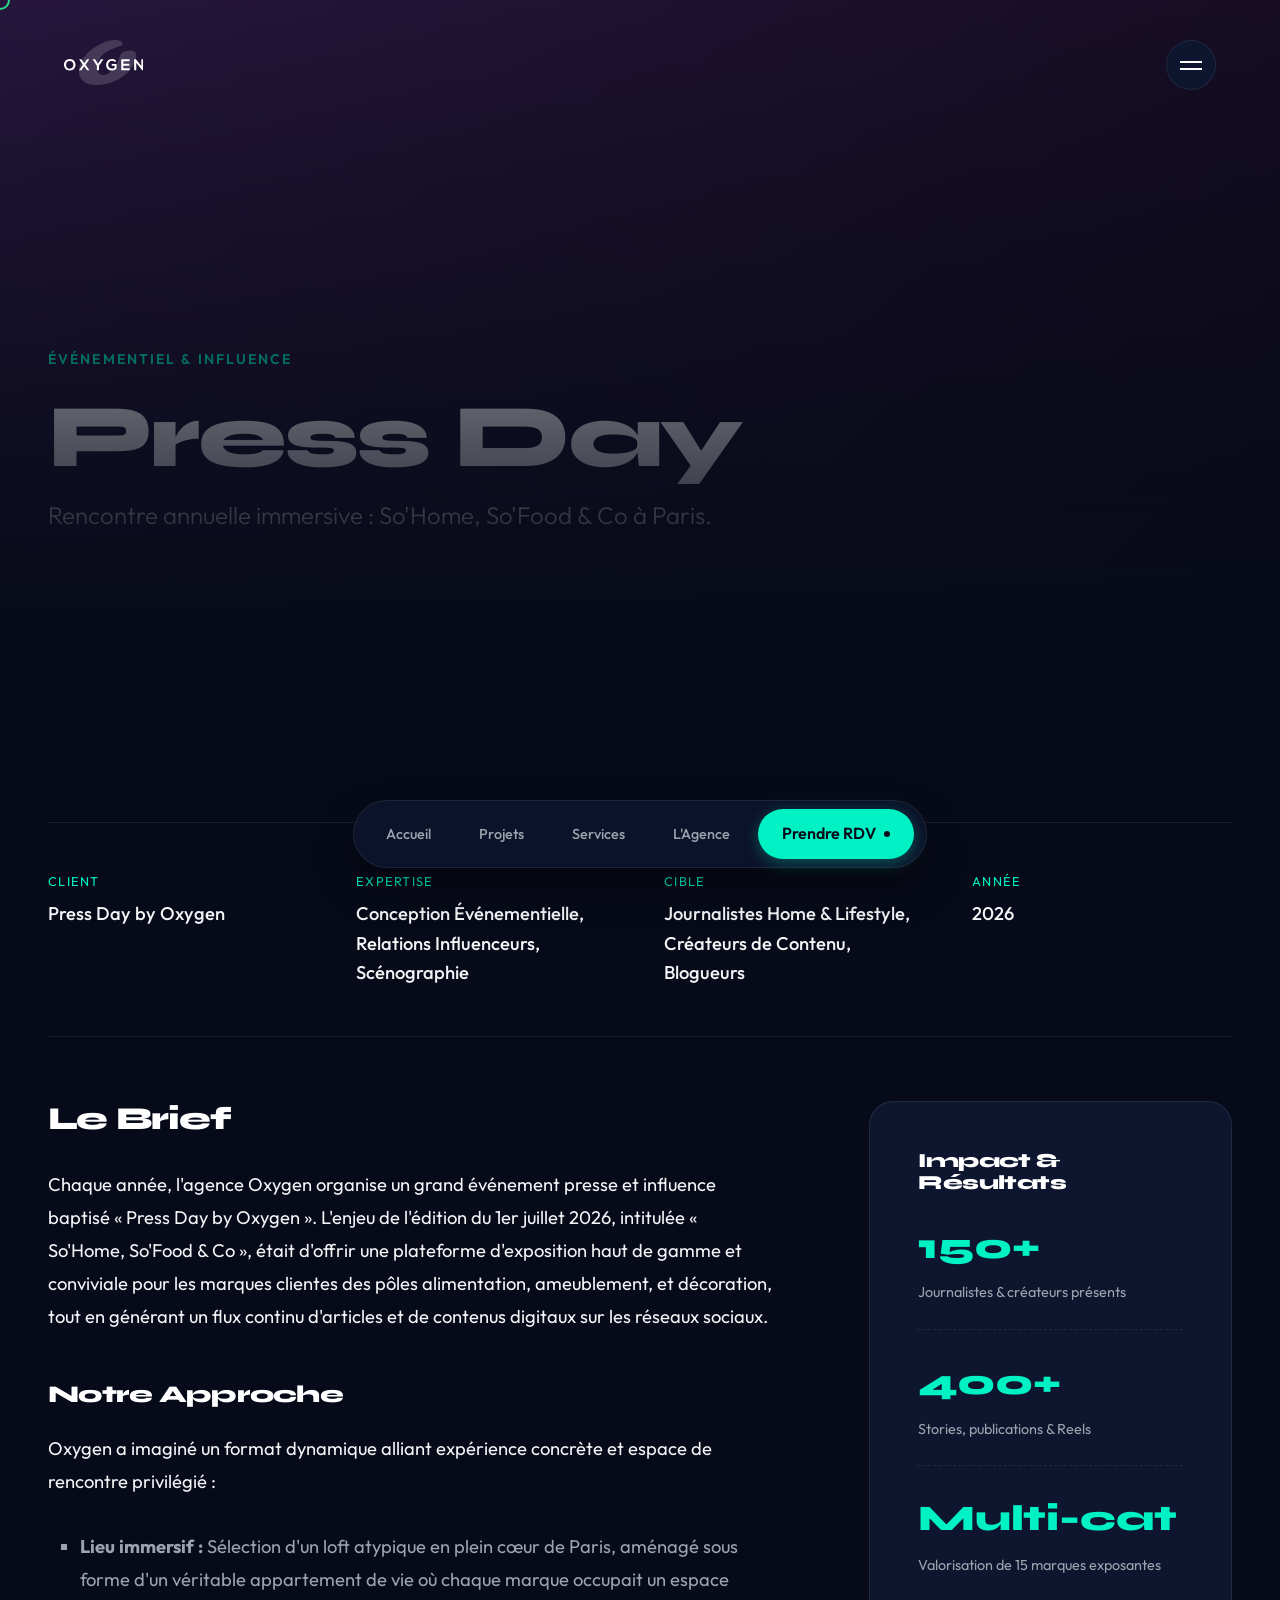
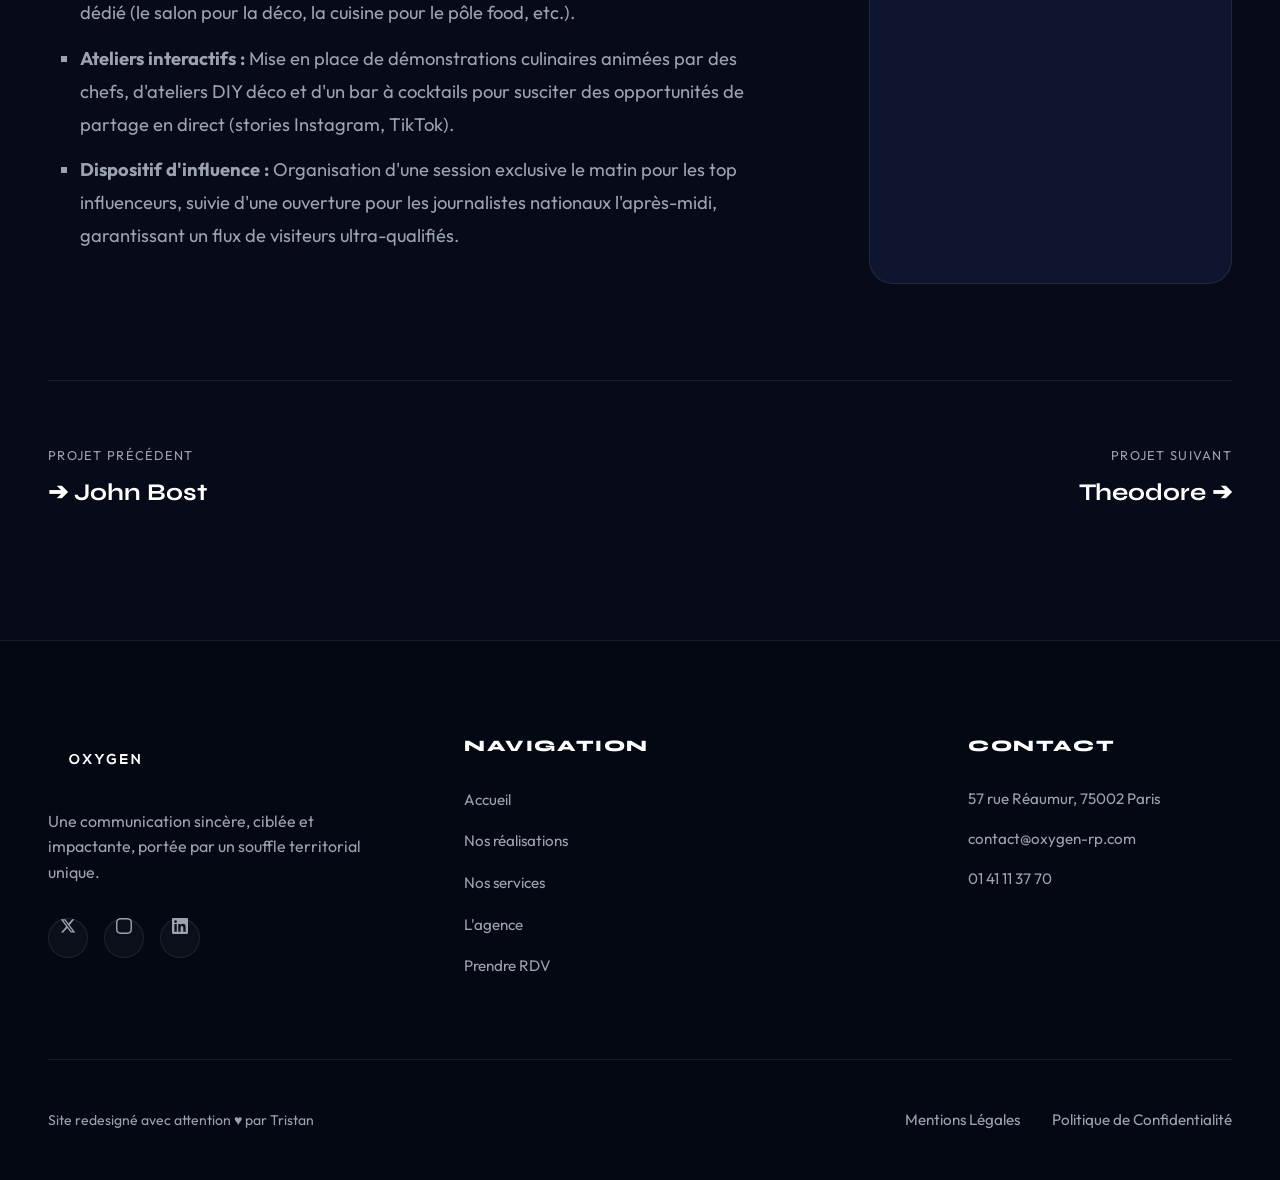
<file: projet-press-day.html>
<!DOCTYPE html>
<html lang="fr">
<head>
    <meta charset="UTF-8">
    <meta name="viewport" content="width=device-width, initial-scale=1.0">
    <title>Projet Press Day | Oxygen Agence de communication</title>
    <meta name="description" content="Découvrez le projet 'Press Day by Oxygen', un événement média immersif annuel réunissant journalistes et créateurs de contenu à Paris.">
    <meta name="keywords" content="Press Day, relations presse événementiel, influenceurs lifestyle, food home innovation, Oxygen">
    <link rel="canonical" href="https://oxygen-rp.fr/realisations/press-day">
    
    <!-- Styles -->
    <link rel="stylesheet" href="style.css">
    
    <!-- Schema.org JSON-LD -->
    <script type="application/ld+json">
    {
      "@context": "https://schema.org",
      "@type": "WebPage",
      "name": "Projet Press Day | Oxygen",
      "description": "Événement de relations médias immersif 'Press Day by Oxygen' pour les marques de l'agence.",
      "url": "https://oxygen-rp.fr/realisations/press-day"
    }
    </script>
</head>
<body>

    <!-- Custom Cursor -->
    <div class="custom-cursor"></div>
    <div class="custom-cursor-dot"></div>

    <!-- Header Section -->
    <header class="floating-header" id="header">
        <a href="index.html" class="site-logo" aria-label="Oxygen Accueil">
            <svg role="img" aria-label="Logo Oxygen" width="113" height="64" viewBox="0 0 113 64" fill="none" xmlns="http://www.w3.org/2000/svg">
                <path d="M101.907 18.7919C101.285 17.7102 99.9709 16.0731 96.9725 15.376C93.9742 14.6818 90.4831 15.1533 87.4261 15.9718C84.3661 16.7933 82.1277 17.7651 80.9982 19.4138C79.8687 21.0624 79.1352 26.315 75.2275 34.6104C73.7958 37.3466 72.0091 39.889 69.9819 42.2174C68.5414 43.6896 67.0012 45.0577 65.37 46.313C64.3989 46.958 63.4044 47.5654 62.3834 48.1324C61.7262 48.4303 61.0632 48.7079 60.3914 48.9711C59.8369 49.1331 59.2795 49.2806 58.7191 49.4166C57.9241 49.5409 57.1261 49.648 56.3281 49.729C55.7619 49.7347 55.1957 49.729 54.6324 49.7029C54.0808 49.6161 53.5322 49.5062 52.9895 49.3761C52.2795 49.0984 51.593 48.7745 50.9329 48.3984C49.9442 47.6088 49.0758 46.6862 48.36 45.642C47.3977 43.6896 46.7992 42.1277 46.8462 39.3655C46.8902 36.6004 47.6676 32.3659 48.935 29.7425C50.2024 27.1191 52.3382 24.2383 54.4417 21.826C56.0201 20.215 59.3704 17.1519 63.8151 14.9392C68.2598 12.7237 70.9001 11.6014 75.6499 9.88912C80.3997 8.17393 82.292 8.70613 83.1692 6.56576C84.3749 3.6242 78.9357 0.462813 74.714 0.112834C70.595 -0.228469 66.2149 0.214068 62.2866 1.52143C59.8574 2.3313 57.4253 3.12671 55.0666 4.13037C52.8428 5.07618 50.6835 6.18975 48.5448 7.30911C45.3734 8.97223 42.4426 11.0345 39.5822 13.1807C37.5667 14.6934 35.6802 16.3739 33.9376 18.1903C31.7666 20.455 29.6748 22.7834 27.894 25.3721C26.2834 27.7121 24.9984 30.2342 23.8161 32.8171C22.977 34.648 22.3052 36.5599 21.8446 38.5238C21.2901 40.8869 21.1962 43.2269 21.208 45.6478C21.2285 49.5438 22.625 53.1622 25.0131 56.2397C26.4125 58.0446 28.3664 59.3664 30.3026 60.5291C32.5499 61.8741 35.2108 62.6435 37.7427 63.193C40.829 63.8641 44.0884 64.0926 47.2452 63.9711C52.3675 63.7744 57.2464 63.1092 62.2397 61.8857C71.4048 59.6354 80.1239 55.1638 87.3527 49.1042C90.1398 46.7642 92.6717 44.0599 94.9483 41.2253C96.5648 39.2151 97.9906 37.0458 99.167 34.7521C100.44 32.2762 101.655 29.7338 102.286 27.0092C102.764 24.9382 103.315 21.2533 101.907 18.7977" fill="white" fill-opacity="0.16"/>
                <path d="M13.3868 35.3652C13.3428 37.9423 11.9316 40.719 8.18228 40.719C4.43293 40.719 3.02178 37.9626 2.95431 35.3854C2.88683 32.7418 4.43293 29.7626 8.18228 29.7626C11.9316 29.7626 13.4308 32.7187 13.3868 35.3623M16.3411 35.3189C16.3851 31.2175 13.6596 27.0727 8.18228 27.0727C2.70494 27.0727 0 31.2204 0 35.3421C0 39.4637 2.59052 43.4292 8.18228 43.4292C13.774 43.4292 16.2942 39.3741 16.3411 35.3189ZM32.7907 43.0705H36.1528V42.9809L30.608 35.1396L35.9944 27.521V27.388H32.6998L28.7216 33.2364L24.7434 27.388H21.4488V27.521L26.8117 35.1396L21.2874 42.9809V43.0705H24.6525L28.7216 37.1787L32.7907 43.0705ZM49.7626 36.5974L56.1025 27.521V27.388H52.4881L48.2605 33.8641L44.2148 27.388H40.6474V27.521L46.7614 36.5974V43.0705H49.7597V36.5974H49.7626ZM74.7143 40.6062V33.9971H67.8962V36.6407H71.9654V39.4174C70.7156 40.4038 69.6242 40.6727 68.3744 40.6727C64.4197 40.6727 62.8971 38.006 62.8971 35.4317C62.8971 32.2038 64.9654 29.6498 68.3744 29.6498C69.7621 29.6498 71.3522 30.2081 72.4201 31.2175L74.283 29.3346C72.646 27.7437 70.5102 26.9368 68.3744 26.9368C62.7621 26.9368 59.9662 31.015 59.9662 35.4288C59.9662 39.5505 62.3983 43.4263 68.3744 43.4263C71.1703 43.4263 73.1477 42.3735 74.7143 40.6033M81.4385 43.0705H93.3467V40.1579H84.4163V36.6176H93.0298V33.8641H84.4163V30.2572H93.3467V27.388H81.4385V43.0734V43.0705ZM113 43.0705V27.3619H110.002V37.1093L102.207 27.3851H99.7746V43.0705H102.776V32.4959L111.137 43.0937V43.0705H113Z" fill="white"/>
            </svg>
        </a>
    </header>

    <!-- Menu Trigger Button -->
    <button type="button" class="menu-trigger" aria-label="Menu" aria-expanded="false">
        <span></span>
        <span></span>
    </button>

    <!-- Fullscreen Menu Overlay -->
    <nav class="fullscreen-nav" aria-label="Navigation principale">
        <div class="nav-menu-wrapper">
            <ul class="nav-menu-list">
                <li class="nav-menu-item"><a href="index.html" class="nav-menu-link">Accueil</a></li>
                <li class="nav-menu-item"><a href="projets.html" class="nav-menu-link">Nos Réalisations</a></li>
                <li class="nav-menu-item"><a href="services.html" class="nav-menu-link">Nos Métiers</a></li>
                <li class="nav-menu-item"><a href="agence.html" class="nav-menu-link">L'Agence</a></li>
                <li class="nav-menu-item"><a href="contact.html" class="nav-menu-link">Contact</a></li>
            </ul>
        </div>
    </nav>

    <!-- Floating Pill Dock Menu -->
    <div class="nav-pill-container">
        <a href="index.html" class="nav-pill-link">Accueil</a>
        <a href="projets.html" class="nav-pill-link active">Projets</a>
        <a href="services.html" class="nav-pill-link">Services</a>
        <a href="agence.html" class="nav-pill-link">L'Agence</a>
        <a href="contact.html" class="nav-pill-btn">
            Prendre RDV
            <div class="nav-pulse-dot"></div>
        </a>
    </div>

    <!-- Main Content -->
    <main>
        
        <!-- Project Hero -->
        <section class="project-hero" style="background: linear-gradient(135deg, #26163D 0%, #0E0817 100%);">
            <div class="container">
                <div class="project-hero-content">
                    <span class="eyebrow">Événementiel & Influence</span>
                    <h1 class="hero-title" style="margin-bottom: 1rem;">Press Day</h1>
                    <p class="lead-text" style="color: var(--color-white);">Rencontre annuelle immersive : So'Home, So'Food & Co à Paris.</p>
                </div>
            </div>
        </section>

        <!-- Project Info -->
        <section class="section-padding">
            <div class="container">
                
                <!-- Metadata Grid -->
                <div class="project-meta-grid">
                    <div class="meta-item">
                        <div class="meta-item-label">Client</div>
                        <div class="meta-item-value">Press Day by Oxygen</div>
                    </div>
                    <div class="meta-item">
                        <div class="meta-item-label">Expertise</div>
                        <div class="meta-item-value">Conception Événementielle, Relations Influenceurs, Scénographie</div>
                    </div>
                    <div class="meta-item">
                        <div class="meta-item-label">Cible</div>
                        <div class="meta-item-value">Journalistes Home & Lifestyle, Créateurs de Contenu, Blogueurs</div>
                    </div>
                    <div class="meta-item">
                        <div class="meta-item-label">Année</div>
                        <div class="meta-item-value">2026</div>
                    </div>
                </div>

                <!-- Main Details Block -->
                <div class="project-content-block">
                    <div class="project-body-text">
                        <h2 style="font-family: var(--font-heading); color: var(--color-white); font-size: 2rem; margin-bottom: 2rem;">Le Brief</h2>
                        <p>Chaque année, l'agence Oxygen organise un grand événement presse et influence baptisé « Press Day by Oxygen ». L'enjeu de l'édition du 1er juillet 2026, intitulée « So'Home, So'Food & Co », était d'offrir une plateforme d'exposition haut de gamme et conviviale pour les marques clientes des pôles alimentation, ameublement, et décoration, tout en générant un flux continu d'articles et de contenus digitaux sur les réseaux sociaux.</p>
                        
                        <h3 style="font-family: var(--font-heading); color: var(--color-white); font-size: 1.5rem; margin-top: 3rem; margin-bottom: 1.5rem;">Notre Approche</h3>
                        <p>Oxygen a imaginé un format dynamique alliant expérience concrète et espace de rencontre privilégié :</p>
                        <ul style="list-style-type: square; margin-left: 2rem; margin-bottom: 2rem; color: var(--color-muted);">
                            <li style="margin-bottom: 0.75rem;"><strong>Lieu immersif :</strong> Sélection d'un loft atypique en plein cœur de Paris, aménagé sous forme d'un véritable appartement de vie où chaque marque occupait un espace dédié (le salon pour la déco, la cuisine pour le pôle food, etc.).</li>
                            <li style="margin-bottom: 0.75rem;"><strong>Ateliers interactifs :</strong> Mise en place de démonstrations culinaires animées par des chefs, d'ateliers DIY déco et d'un bar à cocktails pour susciter des opportunités de partage en direct (stories Instagram, TikTok).</li>
                            <li style="margin-bottom: 0.75rem;"><strong>Dispositif d'influence :</strong> Organisation d'une session exclusive le matin pour les top influenceurs, suivie d'une ouverture pour les journalistes nationaux l'après-midi, garantissant un flux de visiteurs ultra-qualifiés.</li>
                        </ul>
                    </div>

                    <div class="project-sidebar">
                        <h4>Impact & Résultats</h4>
                        <ul class="sidebar-results-list">
                            <li class="sidebar-results-item">
                                <span class="results-metric">150+</span>
                                <span class="results-text">Journalistes & créateurs présents</span>
                            </li>
                            <li class="sidebar-results-item">
                                <span class="results-metric">400+</span>
                                <span class="results-text">Stories, publications & Reels</span>
                            </li>
                            <li class="sidebar-results-item">
                                <span class="results-metric">Multi-cat</span>
                                <span class="results-text">Valorisation de 15 marques exposantes</span>
                            </li>
                        </ul>
                    </div>
                </div>

                <!-- Navigation between projects -->
                <div class="project-nav-links">
                    <div class="project-nav-item">
                        <span class="project-nav-dir">Projet Précédent</span>
                        <a href="projet-john-bost.html" class="project-nav-title">➔ John Bost</a>
                    </div>
                    <div class="project-nav-item next">
                        <span class="project-nav-dir">Projet Suivant</span>
                        <a href="projet-theodore.html" class="project-nav-title">Theodore ➔</a>
                    </div>
                </div>

            </div>
        </section>

    </main>

    <!-- Footer Section -->
    <footer class="footer" id="footer">
        <div class="container">
            <div class="footer-top">
                <div class="footer-brand">
                    <svg width="113" height="64" viewBox="0 0 113 64" fill="none" xmlns="http://www.w3.org/2000/svg">
                        <path d="M13.3868 35.3652C13.3428 37.9423 11.9316 40.719 8.18228 40.719C4.43293 40.719 3.02178 37.9626 2.95431 35.3854C2.88683 32.7418 4.43293 29.7626 8.18228 29.7626C11.9316 29.7626 13.4308 32.7187 13.3868 35.3623M16.3411 35.3189C16.3851 31.2175 13.6596 27.0727 8.18228 27.0727C2.70494 27.0727 0 31.2204 0 35.3421C0 39.4637 2.59052 43.4292 8.18228 43.4292C13.774 43.4292 16.2942 39.3741 16.3411 35.3189ZM32.7907 43.0705H36.1528V42.9809L30.608 35.1396L35.9944 27.521V27.388H32.6998L28.7216 33.2364L24.7434 27.388H21.4488V27.521L26.8117 35.1396L21.2874 42.9809V43.0705H24.6525L28.7216 37.1787L32.7907 43.0705ZM49.7626 36.5974L56.1025 27.521V27.388H52.4881L48.2605 33.8641L44.2148 27.388H40.6474V27.521L46.7614 36.5974V43.0705H49.7597V36.5974H49.7626ZM74.7143 40.6062V33.9971H67.8962V36.6407H71.9654V39.4174C70.7156 40.4038 69.6242 40.6727 68.3744 40.6727C64.4197 40.6727 62.8971 38.006 62.8971 35.4317C62.8971 32.2038 64.9654 29.6498 68.3744 29.6498C69.7621 29.6498 71.3522 30.2081 72.4201 31.2175L74.283 29.3346C72.646 27.7437 70.5102 26.9368 68.3744 26.9368C62.7621 26.9368 59.9662 31.015 59.9662 35.4288C59.9662 39.5505 62.3983 43.4263 68.3744 43.4263C71.1703 43.4263 73.1477 42.3735 74.7143 40.6033M81.4385 43.0705H93.3467V40.1579H84.4163V36.6176H93.0298V33.8641H84.4163V30.2572H93.3467V27.388H81.4385V43.0734V43.0705ZM113 43.0705V27.3619H110.002V37.1093L102.207 27.3851H99.7746V43.0705H102.776V32.4959L111.137 43.0937V43.0705H113Z" fill="white"/>
                    </svg>
                    <p class="footer-desc">Une communication sincère, ciblée et impactante, portée par un souffle territorial unique.</p>
                    <div class="footer-social-links">
                        <a href="https://x.com/AgenceOxygen" class="social-icon-btn" target="_blank" rel="noopener"><svg viewBox="0 0 16 14"><path d="M12.2176 0.269287H14.4666L9.55323 5.88495L15.3334 13.5266H10.8076L7.26277 8.89198L3.20671 13.5266H0.956369L6.2117 7.52002L0.666748 0.269287H5.30749L8.51168 4.50551L12.2176 0.269287ZM11.4283 12.1805H12.6745L4.63034 1.54471H3.29306L11.4283 12.1805Z"/></svg></a>
                        <a href="https://www.instagram.com/agenceoxygen/" class="social-icon-btn" target="_blank" rel="noopener"><svg viewBox="0 0 16 16"><path d="M8 1.44062C10.1375 1.44062 10.3906 1.45 11.2313 1.4875C12.0125 1.52187 12.4344 1.65313 12.7156 1.7625C13.0875 1.90625 13.3563 2.08125 13.6344 2.35938C13.9156 2.64062 14.0875 2.90625 14.2313 3.27813C14.3406 3.55938 14.4719 3.98438 14.5063 4.7625C14.5438 5.60625 14.5531 5.85938 14.5531 7.99375C14.5531 10.1313 14.5438 10.3844 14.5063 11.225C14.4719 12.0063 14.4719 12.0063 14.2313 12.7094C14.0875 13.0813 13.9125 13.35 13.6344 13.6281C13.3531 13.9094 13.0875 14.0813 12.7156 14.225C12.4344 14.3344 12.0094 14.4656 11.2313 14.5C10.3875 14.5375 10.1344 14.5469 8 14.5469C5.8625 14.5469 5.60938 14.5375 4.76875 14.5C3.9875 14.4656 3.56563 14.3344 3.28438 14.225C2.9125 14.0813 2.64375 13.9063 2.36563 13.6281C2.08438 13.3469 1.9125 13.0813 1.76875 12.7094C1.65938 12.4281 1.52813 12.0031 1.49375 11.225C1.45625 10.3813 1.44688 10.1281 1.44688 7.99375C1.44688 5.85625 1.45625 5.60313 1.49375 4.7625C1.52813 3.98125 1.65938 3.55938 1.76875 3.27813C1.9125 2.90625 2.0875 2.6375 2.36563 2.35938C2.64688 2.07812 2.9125 1.90625 3.28438 1.7625C3.56563 1.65313 3.99063 1.52187 4.76875 1.4875C5.60938 1.45 5.8625 1.44062 8 1.44062ZM8 0C5.82813 0 5.55625 0.009375 4.70313 0.046875C3.85313 0.084375 3.26875 0.221875 2.7625 0.41875C2.23438 0.625 1.7875 0.896875 1.34375 1.34375C0.896875 1.7875 0.625 2.23438 0.41875 2.75938C0.221875 3.26875 0.084375 3.85 0.046875 4.7C0.009375 5.55625 0 5.82812 0 8C0 10.1719 0.009375 10.4438 0.046875 11.2969C0.084375 12.1469 0.221875 12.7313 0.41875 13.2375C0.625 13.7656 0.896875 14.2125 1.34375 14.6562C1.7875 15.1 2.23438 15.375 2.75938 15.5781C3.26875 15.775 3.85 15.9125 4.7 15.95C5.55313 15.9875 5.825 15.9969 7.99688 15.9969C10.1688 15.9969 10.4406 15.9875 11.2938 15.95C12.1438 15.9125 12.7281 15.775 13.2344 15.5781C13.7594 15.375 14.2063 15.1 14.65 14.6562C15.0938 14.2125 15.3688 13.7656 15.5719 13.2406C15.7688 12.7313 15.9063 12.15 15.9438 11.3C15.9813 10.4469 15.9906 10.175 15.9906 8.00313C15.9906 5.83125 15.9813 5.55938 15.9438 4.70625C15.9063 3.85625 15.7688 3.27188 15.5719 2.76562C15.375 2.23438 15.1031 1.7875 14.6563 1.34375C14.2125 0.9 13.7656 0.625 13.2406 0.421875C12.7313 0.225 12.15 0.0875 11.3 0.05C10.4438 0.009375 10.1719 0 8 0Z"/></svg></a>
                        <a href="https://www.linkedin.com/company/agenceoxygen/" class="social-icon-btn" target="_blank" rel="noopener"><svg viewBox="0 0 16 16"><path d="M14.8156 0H1.18125C0.528125 0 0 0.515625 0 1.15313V14.8438C0 15.4813 0.528125 16 1.18125 16H14.8156C15.4688 16 16 15.4813 16 14.8469V1.15313C16 0.515625 15.4688 0 14.8156 0ZM4.74687 13.6344H2.37188V5.99687H4.74687V13.6344ZM3.55938 4.95625C2.79688 4.95625 2.18125 4.34062 2.18125 3.58125C2.18125 2.82188 2.79688 2.20625 3.55938 2.20625C4.31875 2.20625 4.93437 2.82188 4.93437 3.58125C4.93437 4.3375 4.31875 4.95625 3.55938 4.95625ZM13.6344 13.6344H11.2625V9.92188C11.2625 9.0375 11.2469 7.89687 10.0281 7.89687C8.79375 7.89687 8.60625 8.8625 8.60625 9.85938V13.6344H6.2375V5.99687H8.5125V7.04063H8.54375C8.85938 6.44063 9.63438 5.80625 10.7875 5.80625C13.1906 5.80625 13.6344 7.3875 13.6344 9.44375V13.6344Z"/></svg></a>
                    </div>
                </div>
                <div class="footer-nav-col">
                    <h4>Navigation</h4>
                    <ul class="footer-nav-list">
                        <li class="footer-nav-item"><a href="index.html" class="footer-nav-link">Accueil</a></li>
                        <li class="footer-nav-item"><a href="projets.html" class="footer-nav-link">Nos réalisations</a></li>
                        <li class="footer-nav-item"><a href="services.html" class="footer-nav-link">Nos services</a></li>
                        <li class="footer-nav-item"><a href="agence.html" class="footer-nav-link">L'agence</a></li>
                        <li class="footer-nav-item"><a href="contact.html" class="footer-nav-link">Prendre RDV</a></li>
                    </ul>
                </div>
                <div class="footer-nav-col">
                    <h4>Contact</h4>
                    <ul class="footer-nav-list" style="color: var(--color-muted); font-size: 0.95rem;">
                        <li style="margin-bottom: 1rem;">57 rue Réaumur, 75002 Paris</li>
                        <li style="margin-bottom: 1rem;"><a href="mailto:contact@oxygen-rp.com" class="footer-nav-link">contact@oxygen-rp.com</a></li>
                        <li style="margin-bottom: 1rem;"><a href="tel:+33141113770" class="footer-nav-link">01 41 11 37 70</a></li>
                    </ul>
                </div>
            </div>
            <div class="footer-bottom-bar">
                <p>Site redesigné avec attention ♥ par Tristan</p>
                <ul class="footer-legals-list">
                    <li><a href="https://www.oxygen-rp.fr/mentions-legales" target="_blank" rel="nofollow" class="footer-nav-link">Mentions Légales</a></li>
                    <li><a href="https://www.oxygen-rp.fr/politique-de-confidentialite" target="_blank" rel="nofollow" class="footer-nav-link">Politique de Confidentialité</a></li>
                </ul>
            </div>
        </div>
    </footer>

    <!-- Scripts -->
    <script src="script.js"></script>
</body>
</html>
</file>
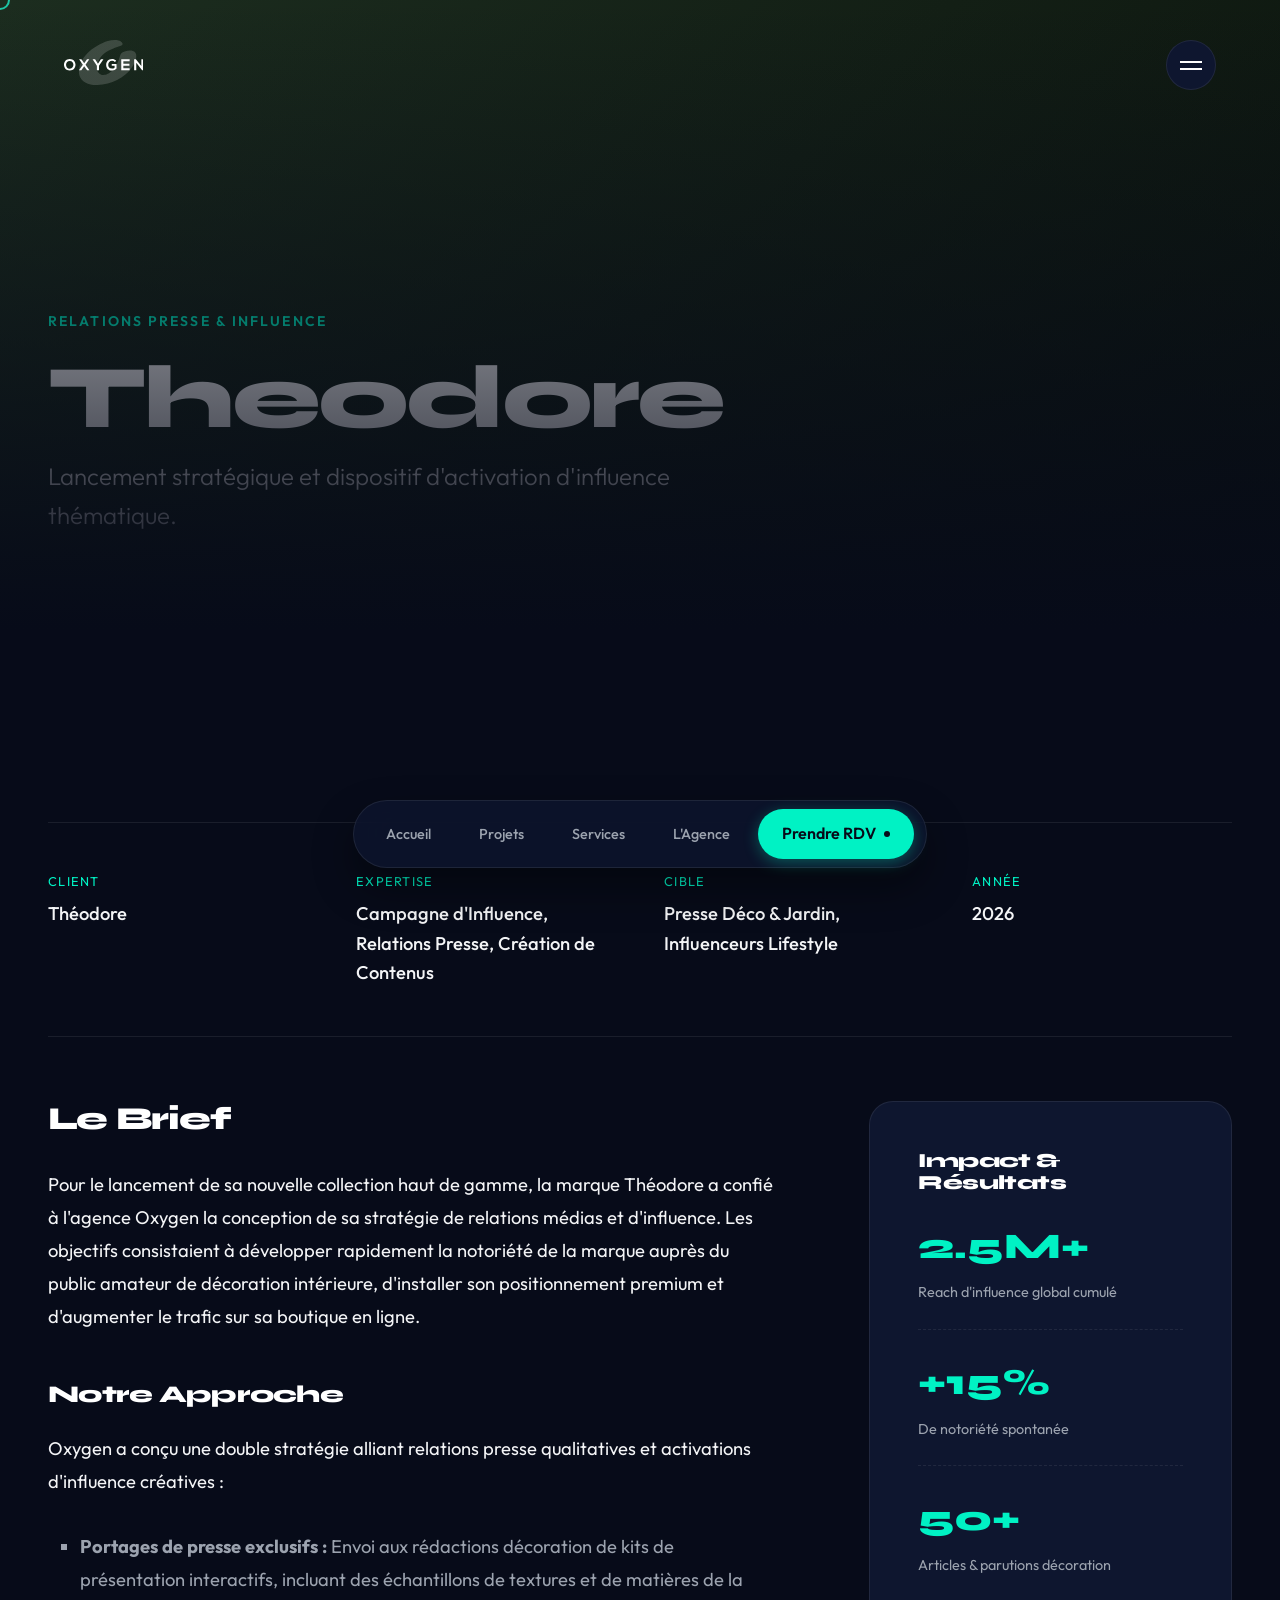
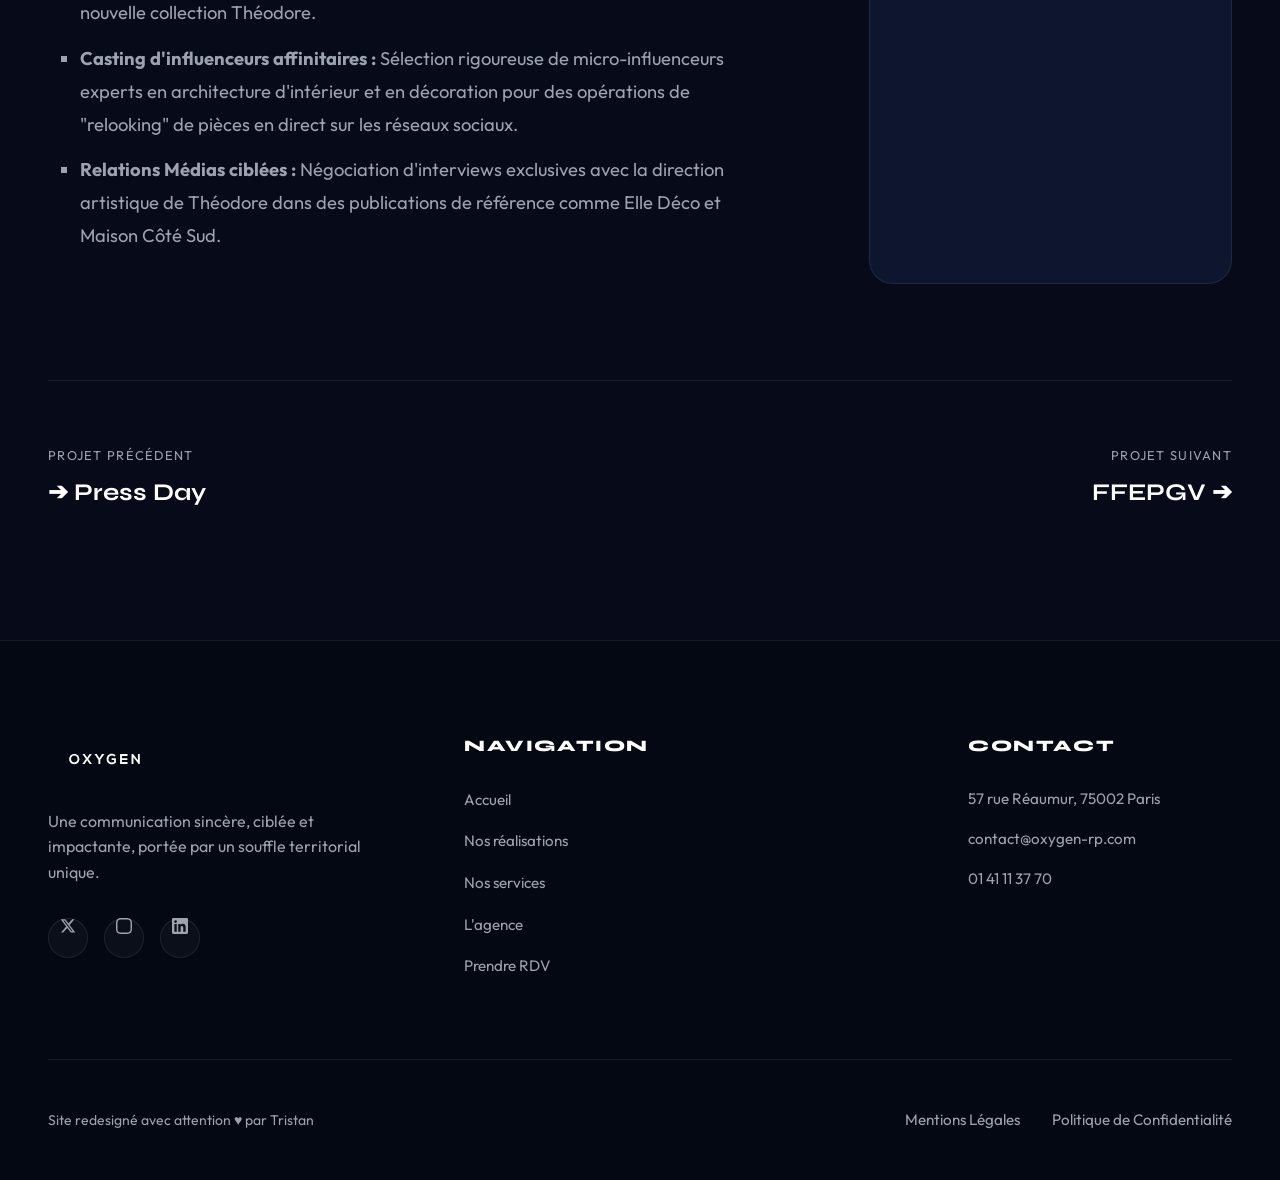
<file: projet-theodore.html>
<!DOCTYPE html>
<html lang="fr">
<head>
    <meta charset="UTF-8">
    <meta name="viewport" content="width=device-width, initial-scale=1.0">
    <title>Projet Theodore | Oxygen Agence de communication</title>
    <meta name="description" content="Découvrez le projet de lancement et d'activation d'influence pour le client Theodore, conçu par l'agence de communication Oxygen.">
    <meta name="keywords" content="Theodore, lancement de marque, relations presse, influence marketing, lifestyle communication, Oxygen">
    <link rel="canonical" href="https://oxygen-rp.fr/realisations/theodore">
    
    <!-- Styles -->
    <link rel="stylesheet" href="style.css">
    
    <!-- Schema.org JSON-LD -->
    <script type="application/ld+json">
    {
      "@context": "https://schema.org",
      "@type": "WebPage",
      "name": "Projet Theodore | Oxygen",
      "description": "Lancement de marque, relations presse et campagne d'influence pour Theodore.",
      "url": "https://oxygen-rp.fr/realisations/theodore"
    }
    </script>
</head>
<body>

    <!-- Custom Cursor -->
    <div class="custom-cursor"></div>
    <div class="custom-cursor-dot"></div>

    <!-- Header Section -->
    <header class="floating-header" id="header">
        <a href="index.html" class="site-logo" aria-label="Oxygen Accueil">
            <svg role="img" aria-label="Logo Oxygen" width="113" height="64" viewBox="0 0 113 64" fill="none" xmlns="http://www.w3.org/2000/svg">
                <path d="M101.907 18.7919C101.285 17.7102 99.9709 16.0731 96.9725 15.376C93.9742 14.6818 90.4831 15.1533 87.4261 15.9718C84.3661 16.7933 82.1277 17.7651 80.9982 19.4138C79.8687 21.0624 79.1352 26.315 75.2275 34.6104C73.7958 37.3466 72.0091 39.889 69.9819 42.2174C68.5414 43.6896 67.0012 45.0577 65.37 46.313C64.3989 46.958 63.4044 47.5654 62.3834 48.1324C61.7262 48.4303 61.0632 48.7079 60.3914 48.9711C59.8369 49.1331 59.2795 49.2806 58.7191 49.4166C57.9241 49.5409 57.1261 49.648 56.3281 49.729C55.7619 49.7347 55.1957 49.729 54.6324 49.7029C54.0808 49.6161 53.5322 49.5062 52.9895 49.3761C52.2795 49.0984 51.593 48.7745 50.9329 48.3984C49.9442 47.6088 49.0758 46.6862 48.36 45.642C47.3977 43.6896 46.7992 42.1277 46.8462 39.3655C46.8902 36.6004 47.6676 32.3659 48.935 29.7425C50.2024 27.1191 52.3382 24.2383 54.4417 21.826C56.0201 20.215 59.3704 17.1519 63.8151 14.9392C68.2598 12.7237 70.9001 11.6014 75.6499 9.88912C80.3997 8.17393 82.292 8.70613 83.1692 6.56576C84.3749 3.6242 78.9357 0.462813 74.714 0.112834C70.595 -0.228469 66.2149 0.214068 62.2866 1.52143C59.8574 2.3313 57.4253 3.12671 55.0666 4.13037C52.8428 5.07618 50.6835 6.18975 48.5448 7.30911C45.3734 8.97223 42.4426 11.0345 39.5822 13.1807C37.5667 14.6934 35.6802 16.3739 33.9376 18.1903C31.7666 20.455 29.6748 22.7834 27.894 25.3721C26.2834 27.7121 24.9984 30.2342 23.8161 32.8171C22.977 34.648 22.3052 36.5599 21.8446 38.5238C21.2901 40.8869 21.1962 43.2269 21.208 45.6478C21.2285 49.5438 22.625 53.1622 25.0131 56.2397C26.4125 58.0446 28.3664 59.3664 30.3026 60.5291C32.5499 61.8741 35.2108 62.6435 37.7427 63.193C40.829 63.8641 44.0884 64.0926 47.2452 63.9711C52.3675 63.7744 57.2464 63.1092 62.2397 61.8857C71.4048 59.6354 80.1239 55.1638 87.3527 49.1042C90.1398 46.7642 92.6717 44.0599 94.9483 41.2253C96.5648 39.2151 97.9906 37.0458 99.167 34.7521C100.44 32.2762 101.655 29.7338 102.286 27.0092C102.764 24.9382 103.315 21.2533 101.907 18.7977" fill="white" fill-opacity="0.16"/>
                <path d="M13.3868 35.3652C13.3428 37.9423 11.9316 40.719 8.18228 40.719C4.43293 40.719 3.02178 37.9626 2.95431 35.3854C2.88683 32.7418 4.43293 29.7626 8.18228 29.7626C11.9316 29.7626 13.4308 32.7187 13.3868 35.3623M16.3411 35.3189C16.3851 31.2175 13.6596 27.0727 8.18228 27.0727C2.70494 27.0727 0 31.2204 0 35.3421C0 39.4637 2.59052 43.4292 8.18228 43.4292C13.774 43.4292 16.2942 39.3741 16.3411 35.3189ZM32.7907 43.0705H36.1528V42.9809L30.608 35.1396L35.9944 27.521V27.388H32.6998L28.7216 33.2364L24.7434 27.388H21.4488V27.521L26.8117 35.1396L21.2874 42.9809V43.0705H24.6525L28.7216 37.1787L32.7907 43.0705ZM49.7626 36.5974L56.1025 27.521V27.388H52.4881L48.2605 33.8641L44.2148 27.388H40.6474V27.521L46.7614 36.5974V43.0705H49.7597V36.5974H49.7626ZM74.7143 40.6062V33.9971H67.8962V36.6407H71.9654V39.4174C70.7156 40.4038 69.6242 40.6727 68.3744 40.6727C64.4197 40.6727 62.8971 38.006 62.8971 35.4317C62.8971 32.2038 64.9654 29.6498 68.3744 29.6498C69.7621 29.6498 71.3522 30.2081 72.4201 31.2175L74.283 29.3346C72.646 27.7437 70.5102 26.9368 68.3744 26.9368C62.7621 26.9368 59.9662 31.015 59.9662 35.4288C59.9662 39.5505 62.3983 43.4263 68.3744 43.4263C71.1703 43.4263 73.1477 42.3735 74.7143 40.6033M81.4385 43.0705H93.3467V40.1579H84.4163V36.6176H93.0298V33.8641H84.4163V30.2572H93.3467V27.388H81.4385V43.0734V43.0705ZM113 43.0705V27.3619H110.002V37.1093L102.207 27.3851H99.7746V43.0705H102.776V32.4959L111.137 43.0937V43.0705H113Z" fill="white"/>
            </svg>
        </a>
    </header>

    <!-- Menu Trigger Button -->
    <button type="button" class="menu-trigger" aria-label="Menu" aria-expanded="false">
        <span></span>
        <span></span>
    </button>

    <!-- Fullscreen Menu Overlay -->
    <nav class="fullscreen-nav" aria-label="Navigation principale">
        <div class="nav-menu-wrapper">
            <ul class="nav-menu-list">
                <li class="nav-menu-item"><a href="index.html" class="nav-menu-link">Accueil</a></li>
                <li class="nav-menu-item"><a href="projets.html" class="nav-menu-link">Nos Réalisations</a></li>
                <li class="nav-menu-item"><a href="services.html" class="nav-menu-link">Nos Métiers</a></li>
                <li class="nav-menu-item"><a href="agence.html" class="nav-menu-link">L'Agence</a></li>
                <li class="nav-menu-item"><a href="contact.html" class="nav-menu-link">Contact</a></li>
            </ul>
        </div>
    </nav>

    <!-- Floating Pill Dock Menu -->
    <div class="nav-pill-container">
        <a href="index.html" class="nav-pill-link">Accueil</a>
        <a href="projets.html" class="nav-pill-link active">Projets</a>
        <a href="services.html" class="nav-pill-link">Services</a>
        <a href="agence.html" class="nav-pill-link">L'Agence</a>
        <a href="contact.html" class="nav-pill-btn">
            Prendre RDV
            <div class="nav-pulse-dot"></div>
        </a>
    </div>

    <!-- Main Content -->
    <main>
        
        <!-- Project Hero -->
        <section class="project-hero" style="background: linear-gradient(135deg, #1C2D1F 0%, #0A110B 100%);">
            <div class="container">
                <div class="project-hero-content">
                    <span class="eyebrow">Relations Presse & Influence</span>
                    <h1 class="hero-title" style="margin-bottom: 1rem;">Theodore</h1>
                    <p class="lead-text" style="color: var(--color-white);">Lancement stratégique et dispositif d'activation d'influence thématique.</p>
                </div>
            </div>
        </section>

        <!-- Project Info -->
        <section class="section-padding">
            <div class="container">
                
                <!-- Metadata Grid -->
                <div class="project-meta-grid">
                    <div class="meta-item">
                        <div class="meta-item-label">Client</div>
                        <div class="meta-item-value">Théodore</div>
                    </div>
                    <div class="meta-item">
                        <div class="meta-item-label">Expertise</div>
                        <div class="meta-item-value">Campagne d'Influence, Relations Presse, Création de Contenus</div>
                    </div>
                    <div class="meta-item">
                        <div class="meta-item-label">Cible</div>
                        <div class="meta-item-value">Presse Déco & Jardin, Influenceurs Lifestyle</div>
                    </div>
                    <div class="meta-item">
                        <div class="meta-item-label">Année</div>
                        <div class="meta-item-value">2026</div>
                    </div>
                </div>

                <!-- Main Details Block -->
                <div class="project-content-block">
                    <div class="project-body-text">
                        <h2 style="font-family: var(--font-heading); color: var(--color-white); font-size: 2rem; margin-bottom: 2rem;">Le Brief</h2>
                        <p>Pour le lancement de sa nouvelle collection haut de gamme, la marque Théodore a confié à l'agence Oxygen la conception de sa stratégie de relations médias et d'influence. Les objectifs consistaient à développer rapidement la notoriété de la marque auprès du public amateur de décoration intérieure, d'installer son positionnement premium et d'augmenter le trafic sur sa boutique en ligne.</p>
                        
                        <h3 style="font-family: var(--font-heading); color: var(--color-white); font-size: 1.5rem; margin-top: 3rem; margin-bottom: 1.5rem;">Notre Approche</h3>
                        <p>Oxygen a conçu une double stratégie alliant relations presse qualitatives et activations d'influence créatives :</p>
                        <ul style="list-style-type: square; margin-left: 2rem; margin-bottom: 2rem; color: var(--color-muted);">
                            <li style="margin-bottom: 0.75rem;"><strong>Portages de presse exclusifs :</strong> Envoi aux rédactions décoration de kits de présentation interactifs, incluant des échantillons de textures et de matières de la nouvelle collection Théodore.</li>
                            <li style="margin-bottom: 0.75rem;"><strong>Casting d'influenceurs affinitaires :</strong> Sélection rigoureuse de micro-influenceurs experts en architecture d'intérieur et en décoration pour des opérations de "relooking" de pièces en direct sur les réseaux sociaux.</li>
                            <li style="margin-bottom: 0.75rem;"><strong>Relations Médias ciblées :</strong> Négociation d'interviews exclusives avec la direction artistique de Théodore dans des publications de référence comme Elle Déco et Maison Côté Sud.</li>
                        </ul>
                    </div>

                    <div class="project-sidebar">
                        <h4>Impact & Résultats</h4>
                        <ul class="sidebar-results-list">
                            <li class="sidebar-results-item">
                                <span class="results-metric">2.5M+</span>
                                <span class="results-text">Reach d'influence global cumulé</span>
                            </li>
                            <li class="sidebar-results-item">
                                <span class="results-metric">+15%</span>
                                <span class="results-text">De notoriété spontanée</span>
                            </li>
                            <li class="sidebar-results-item">
                                <span class="results-metric">50+</span>
                                <span class="results-text">Articles & parutions décoration</span>
                            </li>
                        </ul>
                    </div>
                </div>

                <!-- Navigation between projects -->
                <div class="project-nav-links">
                    <div class="project-nav-item">
                        <span class="project-nav-dir">Projet Précédent</span>
                        <a href="projet-press-day.html" class="project-nav-title">➔ Press Day</a>
                    </div>
                    <div class="project-nav-item next">
                        <span class="project-nav-dir">Projet Suivant</span>
                        <a href="projet-ffepgv.html" class="project-nav-title">FFEPGV ➔</a>
                    </div>
                </div>

            </div>
        </section>

    </main>

    <!-- Footer Section -->
    <footer class="footer" id="footer">
        <div class="container">
            <div class="footer-top">
                <div class="footer-brand">
                    <svg width="113" height="64" viewBox="0 0 113 64" fill="none" xmlns="http://www.w3.org/2000/svg">
                        <path d="M13.3868 35.3652C13.3428 37.9423 11.9316 40.719 8.18228 40.719C4.43293 40.719 3.02178 37.9626 2.95431 35.3854C2.88683 32.7418 4.43293 29.7626 8.18228 29.7626C11.9316 29.7626 13.4308 32.7187 13.3868 35.3623M16.3411 35.3189C16.3851 31.2175 13.6596 27.0727 8.18228 27.0727C2.70494 27.0727 0 31.2204 0 35.3421C0 39.4637 2.59052 43.4292 8.18228 43.4292C13.774 43.4292 16.2942 39.3741 16.3411 35.3189ZM32.7907 43.0705H36.1528V42.9809L30.608 35.1396L35.9944 27.521V27.388H32.6998L28.7216 33.2364L24.7434 27.388H21.4488V27.521L26.8117 35.1396L21.2874 42.9809V43.0705H24.6525L28.7216 37.1787L32.7907 43.0705ZM49.7626 36.5974L56.1025 27.521V27.388H52.4881L48.2605 33.8641L44.2148 27.388H40.6474V27.521L46.7614 36.5974V43.0705H49.7597V36.5974H49.7626ZM74.7143 40.6062V33.9971H67.8962V36.6407H71.9654V39.4174C70.7156 40.4038 69.6242 40.6727 68.3744 40.6727C64.4197 40.6727 62.8971 38.006 62.8971 35.4317C62.8971 32.2038 64.9654 29.6498 68.3744 29.6498C69.7621 29.6498 71.3522 30.2081 72.4201 31.2175L74.283 29.3346C72.646 27.7437 70.5102 26.9368 68.3744 26.9368C62.7621 26.9368 59.9662 31.015 59.9662 35.4288C59.9662 39.5505 62.3983 43.4263 68.3744 43.4263C71.1703 43.4263 73.1477 42.3735 74.7143 40.6033M81.4385 43.0705H93.3467V40.1579H84.4163V36.6176H93.0298V33.8641H84.4163V30.2572H93.3467V27.388H81.4385V43.0734V43.0705ZM113 43.0705V27.3619H110.002V37.1093L102.207 27.3851H99.7746V43.0705H102.776V32.4959L111.137 43.0937V43.0705H113Z" fill="white"/>
                    </svg>
                    <p class="footer-desc">Une communication sincère, ciblée et impactante, portée par un souffle territorial unique.</p>
                    <div class="footer-social-links">
                        <a href="https://x.com/AgenceOxygen" class="social-icon-btn" target="_blank" rel="noopener"><svg viewBox="0 0 16 14"><path d="M12.2176 0.269287H14.4666L9.55323 5.88495L15.3334 13.5266H10.8076L7.26277 8.89198L3.20671 13.5266H0.956369L6.2117 7.52002L0.666748 0.269287H5.30749L8.51168 4.50551L12.2176 0.269287ZM11.4283 12.1805H12.6745L4.63034 1.54471H3.29306L11.4283 12.1805Z"/></svg></a>
                        <a href="https://www.instagram.com/agenceoxygen/" class="social-icon-btn" target="_blank" rel="noopener"><svg viewBox="0 0 16 16"><path d="M8 1.44062C10.1375 1.44062 10.3906 1.45 11.2313 1.4875C12.0125 1.52187 12.4344 1.65313 12.7156 1.7625C13.0875 1.90625 13.3563 2.08125 13.6344 2.35938C13.9156 2.64062 14.0875 2.90625 14.2313 3.27813C14.3406 3.55938 14.4719 3.98438 14.5063 4.7625C14.5438 5.60625 14.5531 5.85938 14.5531 7.99375C14.5531 10.1313 14.5438 10.3844 14.5063 11.225C14.4719 12.0063 14.4719 12.0063 14.2313 12.7094C14.0875 13.0813 13.9125 13.35 13.6344 13.6281C13.3531 13.9094 13.0875 14.0813 12.7156 14.225C12.4344 14.3344 12.0094 14.4656 11.2313 14.5C10.3875 14.5375 10.1344 14.5469 8 14.5469C5.8625 14.5469 5.60938 14.5375 4.76875 14.5C3.9875 14.4656 3.56563 14.3344 3.28438 14.225C2.9125 14.0813 2.64375 13.9063 2.36563 13.6281C2.08438 13.3469 1.9125 13.0813 1.76875 12.7094C1.65938 12.4281 1.52813 12.0031 1.49375 11.225C1.45625 10.3813 1.44688 10.1281 1.44688 7.99375C1.44688 5.85625 1.45625 5.60313 1.49375 4.7625C1.52813 3.98125 1.65938 3.55938 1.76875 3.27813C1.9125 2.90625 2.0875 2.6375 2.36563 2.35938C2.64688 2.07812 2.9125 1.90625 3.28438 1.7625C3.56563 1.65313 3.99063 1.52187 4.76875 1.4875C5.60938 1.45 5.8625 1.44062 8 1.44062ZM8 0C5.82813 0 5.55625 0.009375 4.70313 0.046875C3.85313 0.084375 3.26875 0.221875 2.7625 0.41875C2.23438 0.625 1.7875 0.896875 1.34375 1.34375C0.896875 1.7875 0.625 2.23438 0.41875 2.75938C0.221875 3.26875 0.084375 3.85 0.046875 4.7C0.009375 5.55625 0 5.82812 0 8C0 10.1719 0.009375 10.4438 0.046875 11.2969C0.084375 12.1469 0.221875 12.7313 0.41875 13.2375C0.625 13.7656 0.896875 14.2125 1.34375 14.6562C1.7875 15.1 2.23438 15.375 2.75938 15.5781C3.26875 15.775 3.85 15.9125 4.7 15.95C5.55313 15.9875 5.825 15.9969 7.99688 15.9969C10.1688 15.9969 10.4406 15.9875 11.2938 15.95C12.1438 15.9125 12.7281 15.775 13.2344 15.5781C13.7594 15.375 14.2063 15.1 14.65 14.6562C15.0938 14.2125 15.3688 13.7656 15.5719 13.2406C15.7688 12.7313 15.9063 12.15 15.9438 11.3C15.9813 10.4469 15.9906 10.175 15.9906 8.00313C15.9906 5.83125 15.9813 5.55938 15.9438 4.70625C15.9063 3.85625 15.7688 3.27188 15.5719 2.76562C15.375 2.23438 15.1031 1.7875 14.6563 1.34375C14.2125 0.9 13.7656 0.625 13.2406 0.421875C12.7313 0.225 12.15 0.0875 11.3 0.05C10.4438 0.009375 10.1719 0 8 0Z"/></svg></a>
                        <a href="https://www.linkedin.com/company/agenceoxygen/" class="social-icon-btn" target="_blank" rel="noopener"><svg viewBox="0 0 16 16"><path d="M14.8156 0H1.18125C0.528125 0 0 0.515625 0 1.15313V14.8438C0 15.4813 0.528125 16 1.18125 16H14.8156C15.4688 16 16 15.4813 16 14.8469V1.15313C16 0.515625 15.4688 0 14.8156 0ZM4.74687 13.6344H2.37188V5.99687H4.74687V13.6344ZM3.55938 4.95625C2.79688 4.95625 2.18125 4.34062 2.18125 3.58125C2.18125 2.82188 2.79688 2.20625 3.55938 2.20625C4.31875 2.20625 4.93437 2.82188 4.93437 3.58125C4.93437 4.3375 4.31875 4.95625 3.55938 4.95625ZM13.6344 13.6344H11.2625V9.92188C11.2625 9.0375 11.2469 7.89687 10.0281 7.89687C8.79375 7.89687 8.60625 8.8625 8.60625 9.85938V13.6344H6.2375V5.99687H8.5125V7.04063H8.54375C8.85938 6.44063 9.63438 5.80625 10.7875 5.80625C13.1906 5.80625 13.6344 7.3875 13.6344 9.44375V13.6344Z"/></svg></a>
                    </div>
                </div>
                <div class="footer-nav-col">
                    <h4>Navigation</h4>
                    <ul class="footer-nav-list">
                        <li class="footer-nav-item"><a href="index.html" class="footer-nav-link">Accueil</a></li>
                        <li class="footer-nav-item"><a href="projets.html" class="footer-nav-link">Nos réalisations</a></li>
                        <li class="footer-nav-item"><a href="services.html" class="footer-nav-link">Nos services</a></li>
                        <li class="footer-nav-item"><a href="agence.html" class="footer-nav-link">L'agence</a></li>
                        <li class="footer-nav-item"><a href="contact.html" class="footer-nav-link">Prendre RDV</a></li>
                    </ul>
                </div>
                <div class="footer-nav-col">
                    <h4>Contact</h4>
                    <ul class="footer-nav-list" style="color: var(--color-muted); font-size: 0.95rem;">
                        <li style="margin-bottom: 1rem;">57 rue Réaumur, 75002 Paris</li>
                        <li style="margin-bottom: 1rem;"><a href="mailto:contact@oxygen-rp.com" class="footer-nav-link">contact@oxygen-rp.com</a></li>
                        <li style="margin-bottom: 1rem;"><a href="tel:+33141113770" class="footer-nav-link">01 41 11 37 70</a></li>
                    </ul>
                </div>
            </div>
            <div class="footer-bottom-bar">
                <p>Site redesigné avec attention ♥ par Tristan</p>
                <ul class="footer-legals-list">
                    <li><a href="https://www.oxygen-rp.fr/mentions-legales" target="_blank" rel="nofollow" class="footer-nav-link">Mentions Légales</a></li>
                    <li><a href="https://www.oxygen-rp.fr/politique-de-confidentialite" target="_blank" rel="nofollow" class="footer-nav-link">Politique de Confidentialité</a></li>
                </ul>
            </div>
        </div>
    </footer>

    <!-- Scripts -->
    <script src="script.js"></script>
</body>
</html>
</file>
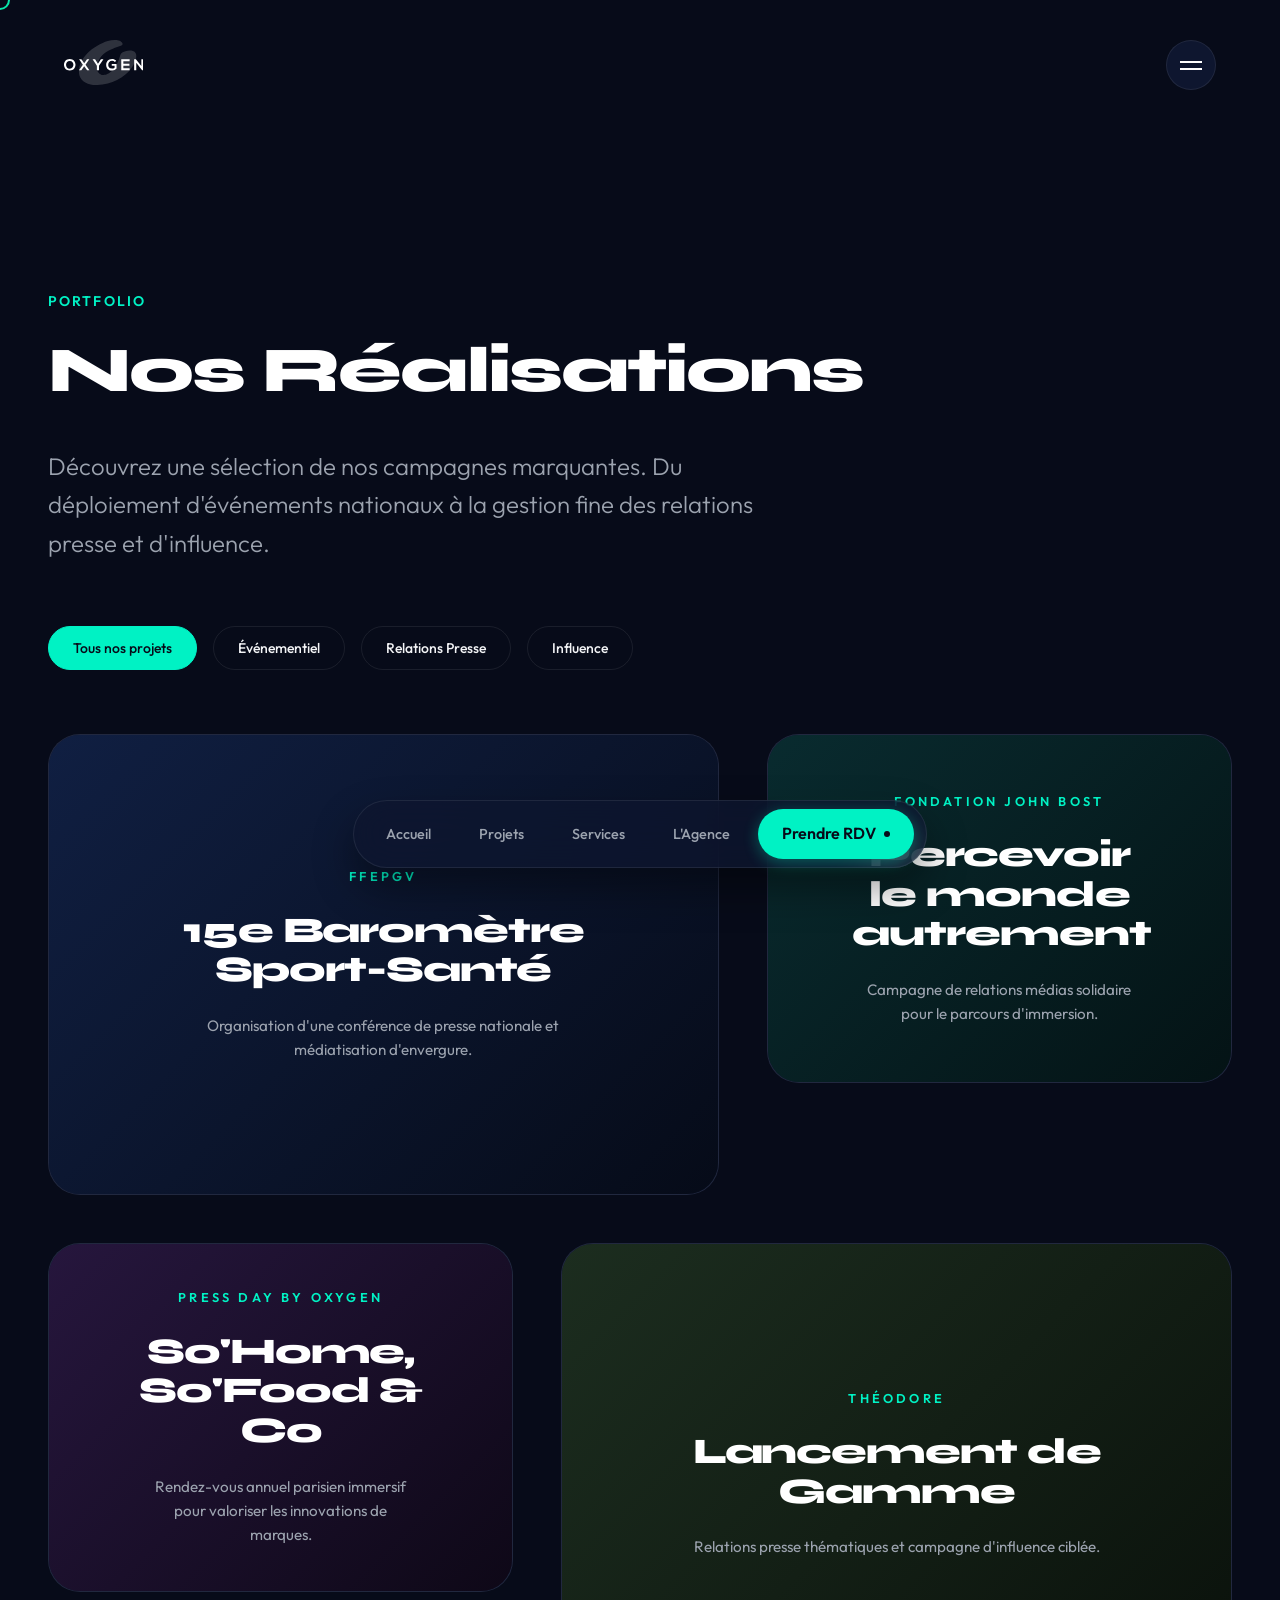
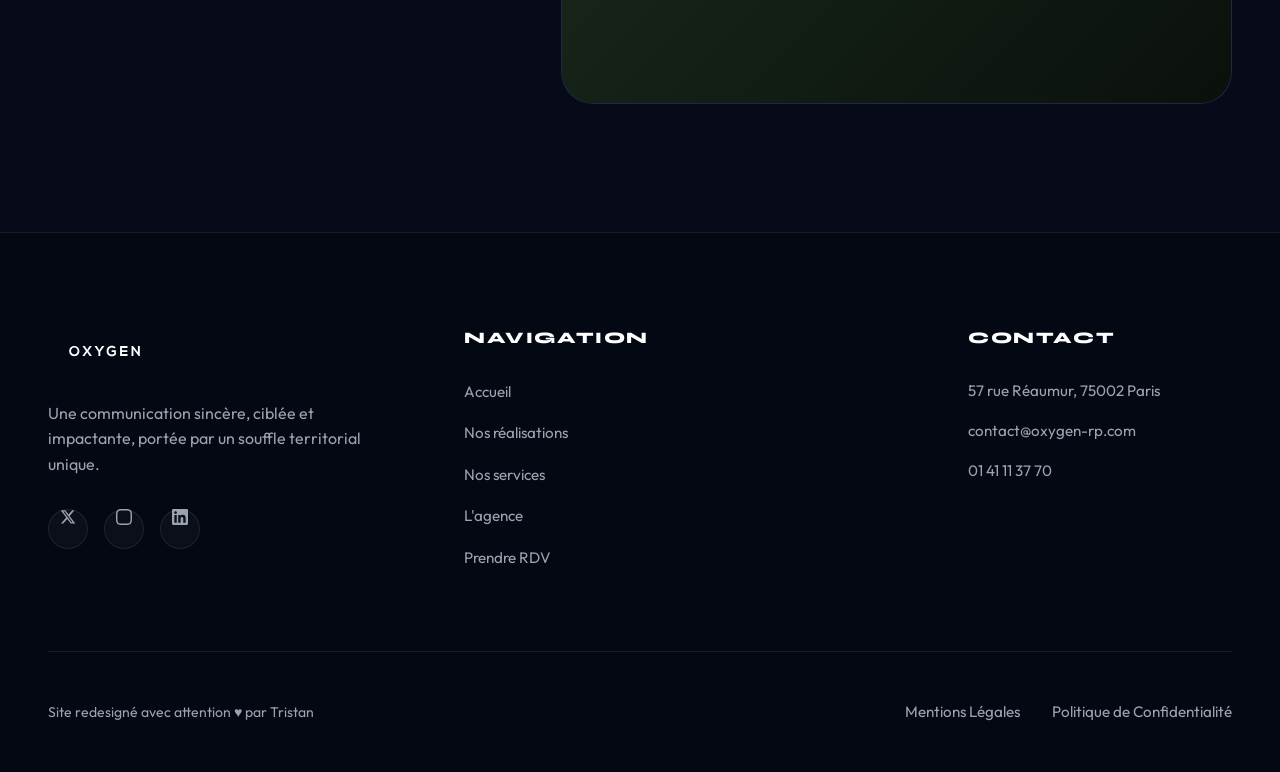
<file: projets.html>
<!DOCTYPE html>
<html lang="fr">
<head>
    <meta charset="UTF-8">
    <meta name="viewport" content="width=device-width, initial-scale=1.0">
    <title>Nos Réalisations | Oxygen Agence de communication</title>
    <meta name="description" content="Découvrez les projets de l'agence Oxygen : campagnes événementielles, relations presse et d'influence pour de grandes marques et institutions.">
    <meta name="keywords" content="projets communication, portfolio, relations presse, influence, événementiel, FFEPGV, John Bost, Theodore, Press Day">
    <link rel="canonical" href="https://oxygen-rp.fr/realisations">
    
    <!-- Styles -->
    <link rel="stylesheet" href="style.css">
    
    <!-- Schema.org JSON-LD -->
    <script type="application/ld+json">
    {
      "@context": "https://schema.org",
      "@type": "WebPage",
      "name": "Nos Réalisations | Oxygen",
      "description": "Découvrez le portfolio des campagnes d'Oxygen.",
      "url": "https://oxygen-rp.fr/realisations"
    }
    </script>
</head>
<body>

    <!-- Custom Cursor -->
    <div class="custom-cursor"></div>
    <div class="custom-cursor-dot"></div>

    <!-- Header Section -->
    <header class="floating-header" id="header">
        <a href="index.html" class="site-logo" aria-label="Oxygen Accueil">
            <svg role="img" aria-label="Logo Oxygen" width="113" height="64" viewBox="0 0 113 64" fill="none" xmlns="http://www.w3.org/2000/svg">
                <path d="M101.907 18.7919C101.285 17.7102 99.9709 16.0731 96.9725 15.376C93.9742 14.6818 90.4831 15.1533 87.4261 15.9718C84.3661 16.7933 82.1277 17.7651 80.9982 19.4138C79.8687 21.0624 79.1352 26.315 75.2275 34.6104C73.7958 37.3466 72.0091 39.889 69.9819 42.2174C68.5414 43.6896 67.0012 45.0577 65.37 46.313C64.3989 46.958 63.4044 47.5654 62.3834 48.1324C61.7262 48.4303 61.0632 48.7079 60.3914 48.9711C59.8369 49.1331 59.2795 49.2806 58.7191 49.4166C57.9241 49.5409 57.1261 49.648 56.3281 49.729C55.7619 49.7347 55.1957 49.729 54.6324 49.7029C54.0808 49.6161 53.5322 49.5062 52.9895 49.3761C52.2795 49.0984 51.593 48.7745 50.9329 48.3984C49.9442 47.6088 49.0758 46.6862 48.36 45.642C47.3977 43.6896 46.7992 42.1277 46.8462 39.3655C46.8902 36.6004 47.6676 32.3659 48.935 29.7425C50.2024 27.1191 52.3382 24.2383 54.4417 21.826C56.0201 20.215 59.3704 17.1519 63.8151 14.9392C68.2598 12.7237 70.9001 11.6014 75.6499 9.88912C80.3997 8.17393 82.292 8.70613 83.1692 6.56576C84.3749 3.6242 78.9357 0.462813 74.714 0.112834C70.595 -0.228469 66.2149 0.214068 62.2866 1.52143C59.8574 2.3313 57.4253 3.12671 55.0666 4.13037C52.8428 5.07618 50.6835 6.18975 48.5448 7.30911C45.3734 8.97223 42.4426 11.0345 39.5822 13.1807C37.5667 14.6934 35.6802 16.3739 33.9376 18.1903C31.7666 20.455 29.6748 22.7834 27.894 25.3721C26.2834 27.7121 24.9984 30.2342 23.8161 32.8171C22.977 34.648 22.3052 36.5599 21.8446 38.5238C21.2901 40.8869 21.1962 43.2269 21.208 45.6478C21.2285 49.5438 22.625 53.1622 25.0131 56.2397C26.4125 58.0446 28.3664 59.3664 30.3026 60.5291C32.5499 61.8741 35.2108 62.6435 37.7427 63.193C40.829 63.8641 44.0884 64.0926 47.2452 63.9711C52.3675 63.7744 57.2464 63.1092 62.2397 61.8857C71.4048 59.6354 80.1239 55.1638 87.3527 49.1042C90.1398 46.7642 92.6717 44.0599 94.9483 41.2253C96.5648 39.2151 97.9906 37.0458 99.167 34.7521C100.44 32.2762 101.655 29.7338 102.286 27.0092C102.764 24.9382 103.315 21.2533 101.907 18.7977" fill="white" fill-opacity="0.16"/>
                <path d="M13.3868 35.3652C13.3428 37.9423 11.9316 40.719 8.18228 40.719C4.43293 40.719 3.02178 37.9626 2.95431 35.3854C2.88683 32.7418 4.43293 29.7626 8.18228 29.7626C11.9316 29.7626 13.4308 32.7187 13.3868 35.3623M16.3411 35.3189C16.3851 31.2175 13.6596 27.0727 8.18228 27.0727C2.70494 27.0727 0 31.2204 0 35.3421C0 39.4637 2.59052 43.4292 8.18228 43.4292C13.774 43.4292 16.2942 39.3741 16.3411 35.3189ZM32.7907 43.0705H36.1528V42.9809L30.608 35.1396L35.9944 27.521V27.388H32.6998L28.7216 33.2364L24.7434 27.388H21.4488V27.521L26.8117 35.1396L21.2874 42.9809V43.0705H24.6525L28.7216 37.1787L32.7907 43.0705ZM49.7626 36.5974L56.1025 27.521V27.388H52.4881L48.2605 33.8641L44.2148 27.388H40.6474V27.521L46.7614 36.5974V43.0705H49.7597V36.5974H49.7626ZM74.7143 40.6062V33.9971H67.8962V36.6407H71.9654V39.4174C70.7156 40.4038 69.6242 40.6727 68.3744 40.6727C64.4197 40.6727 62.8971 38.006 62.8971 35.4317C62.8971 32.2038 64.9654 29.6498 68.3744 29.6498C69.7621 29.6498 71.3522 30.2081 72.4201 31.2175L74.283 29.3346C72.646 27.7437 70.5102 26.9368 68.3744 26.9368C62.7621 26.9368 59.9662 31.015 59.9662 35.4288C59.9662 39.5505 62.3983 43.4263 68.3744 43.4263C71.1703 43.4263 73.1477 42.3735 74.7143 40.6033M81.4385 43.0705H93.3467V40.1579H84.4163V36.6176H93.0298V33.8641H84.4163V30.2572H93.3467V27.388H81.4385V43.0734V43.0705ZM113 43.0705V27.3619H110.002V37.1093L102.207 27.3851H99.7746V43.0705H102.776V32.4959L111.137 43.0937V43.0705H113Z" fill="white"/>
            </svg>
        </a>
    </header>

    <!-- Menu Trigger Button -->
    <button type="button" class="menu-trigger" aria-label="Menu" aria-expanded="false">
        <span></span>
        <span></span>
    </button>

    <!-- Fullscreen Menu Overlay -->
    <nav class="fullscreen-nav" aria-label="Navigation principale">
        <div class="nav-menu-wrapper">
            <ul class="nav-menu-list">
                <li class="nav-menu-item"><a href="index.html" class="nav-menu-link">Accueil</a></li>
                <li class="nav-menu-item"><a href="projets.html" class="nav-menu-link">Nos Réalisations</a></li>
                <li class="nav-menu-item"><a href="services.html" class="nav-menu-link">Nos Métiers</a></li>
                <li class="nav-menu-item"><a href="agence.html" class="nav-menu-link">L'Agence</a></li>
                <li class="nav-menu-item"><a href="contact.html" class="nav-menu-link">Contact</a></li>
            </ul>
        </div>
    </nav>

    <!-- Floating Pill Dock Menu -->
    <div class="nav-pill-container">
        <a href="index.html" class="nav-pill-link">Accueil</a>
        <a href="projets.html" class="nav-pill-link active">Projets</a>
        <a href="services.html" class="nav-pill-link">Services</a>
        <a href="agence.html" class="nav-pill-link">L'Agence</a>
        <a href="contact.html" class="nav-pill-btn">
            Prendre RDV
            <div class="nav-pulse-dot"></div>
        </a>
    </div>

    <!-- Main Content -->
    <main style="padding-top: 10rem;">
        
        <section class="section-padding">
            <div class="oxygen-blob blob-primary"></div>
            <div class="container">
                <span class="eyebrow">Portfolio</span>
                <h1 class="section-title">Nos Réalisations</h1>
                <p class="lead-text" style="margin-bottom: 4rem;">
                    Découvrez une sélection de nos campagnes marquantes. Du déploiement d'événements nationaux à la gestion fine des relations presse et d'influence.
                </p>

                <!-- Portfolio Filters -->
                <div class="projects-header" style="margin-bottom: 4rem; display: block;">
                    <div class="filters-wrapper">
                        <button type="button" class="filter-btn active" data-filter="all">Tous nos projets</button>
                        <button type="button" class="filter-btn" data-filter="evenementiel">Événementiel</button>
                        <button type="button" class="filter-btn" data-filter="rp">Relations Presse</button>
                        <button type="button" class="filter-btn" data-filter="influence">Influence</button>
                    </div>
                </div>

                <!-- Projects Grid -->
                <div class="projects-masonry" id="portfolio-grid">
                    
                    <!-- FFEPGV -->
                    <div class="project-item large reveal" data-category="evenementiel rp">
                        <a href="projet-ffepgv.html">
                            <div class="project-media-wrapper">
                                <div class="project-placeholder">
                                    <div class="project-client-logo">FFEPGV</div>
                                    <h3>15e Baromètre Sport-Santé</h3>
                                    <p class="project-desc-short">Organisation d'une conférence de presse nationale et médiatisation d'envergure.</p>
                                </div>
                                <div class="project-overlay">
                                    <div class="project-category">Événementiel & RP</div>
                                    <h4 class="project-title">Conférence nationale FFEPGV</h4>
                                    <div class="project-btn">➔</div>
                                </div>
                            </div>
                        </a>
                    </div>

                    <!-- Fondation John Bost -->
                    <div class="project-item small reveal" data-category="rp">
                        <a href="projet-john-bost.html">
                            <div class="project-media-wrapper">
                                <div class="project-placeholder">
                                    <div class="project-client-logo">Fondation John Bost</div>
                                    <h3>Percevoir le monde autrement</h3>
                                    <p class="project-desc-short">Campagne de relations médias solidaire pour le parcours d'immersion.</p>
                                </div>
                                <div class="project-overlay">
                                    <div class="project-category">Relations Presse</div>
                                    <h4 class="project-title">Sensibilisation John Bost</h4>
                                    <div class="project-btn">➔</div>
                                </div>
                            </div>
                        </a>
                    </div>

                    <!-- Press Day -->
                    <div class="project-item small reveal" data-category="evenementiel">
                        <a href="projet-press-day.html">
                            <div class="project-media-wrapper">
                                <div class="project-placeholder">
                                    <div class="project-client-logo">Press Day by Oxygen</div>
                                    <h3>So'Home, So'Food & Co</h3>
                                    <p class="project-desc-short">Rendez-vous annuel parisien immersif pour valoriser les innovations de marques.</p>
                                </div>
                                <div class="project-overlay">
                                    <div class="project-category">Événementiel Presse</div>
                                    <h4 class="project-title">Press Day annuel</h4>
                                    <div class="project-btn">➔</div>
                                </div>
                            </div>
                        </a>
                    </div>

                    <!-- Theodore -->
                    <div class="project-item large reveal" data-category="rp influence">
                        <a href="projet-theodore.html">
                            <div class="project-media-wrapper">
                                <div class="project-placeholder">
                                    <div class="project-client-logo">Théodore</div>
                                    <h3>Lancement de Gamme</h3>
                                    <p class="project-desc-short">Relations presse thématiques et campagne d'influence ciblée.</p>
                                </div>
                                <div class="project-overlay">
                                    <div class="project-category">Relations Presse & Influence</div>
                                    <h4 class="project-title">Projet Théodore</h4>
                                    <div class="project-btn">➔</div>
                                </div>
                            </div>
                        </a>
                    </div>

                </div>
            </div>
        </section>

    </main>

    <!-- Footer Section -->
    <footer class="footer" id="footer">
        <div class="container">
            <div class="footer-top">
                <div class="footer-brand">
                    <svg width="113" height="64" viewBox="0 0 113 64" fill="none" xmlns="http://www.w3.org/2000/svg">
                        <path d="M13.3868 35.3652C13.3428 37.9423 11.9316 40.719 8.18228 40.719C4.43293 40.719 3.02178 37.9626 2.95431 35.3854C2.88683 32.7418 4.43293 29.7626 8.18228 29.7626C11.9316 29.7626 13.4308 32.7187 13.3868 35.3623M16.3411 35.3189C16.3851 31.2175 13.6596 27.0727 8.18228 27.0727C2.70494 27.0727 0 31.2204 0 35.3421C0 39.4637 2.59052 43.4292 8.18228 43.4292C13.774 43.4292 16.2942 39.3741 16.3411 35.3189ZM32.7907 43.0705H36.1528V42.9809L30.608 35.1396L35.9944 27.521V27.388H32.6998L28.7216 33.2364L24.7434 27.388H21.4488V27.521L26.8117 35.1396L21.2874 42.9809V43.0705H24.6525L28.7216 37.1787L32.7907 43.0705ZM49.7626 36.5974L56.1025 27.521V27.388H52.4881L48.2605 33.8641L44.2148 27.388H40.6474V27.521L46.7614 36.5974V43.0705H49.7597V36.5974H49.7626ZM74.7143 40.6062V33.9971H67.8962V36.6407H71.9654V39.4174C70.7156 40.4038 69.6242 40.6727 68.3744 40.6727C64.4197 40.6727 62.8971 38.006 62.8971 35.4317C62.8971 32.2038 64.9654 29.6498 68.3744 29.6498C69.7621 29.6498 71.3522 30.2081 72.4201 31.2175L74.283 29.3346C72.646 27.7437 70.5102 26.9368 68.3744 26.9368C62.7621 26.9368 59.9662 31.015 59.9662 35.4288C59.9662 39.5505 62.3983 43.4263 68.3744 43.4263C71.1703 43.4263 73.1477 42.3735 74.7143 40.6033M81.4385 43.0705H93.3467V40.1579H84.4163V36.6176H93.0298V33.8641H84.4163V30.2572H93.3467V27.388H81.4385V43.0734V43.0705ZM113 43.0705V27.3619H110.002V37.1093L102.207 27.3851H99.7746V43.0705H102.776V32.4959L111.137 43.0937V43.0705H113Z" fill="white"/>
                    </svg>
                    <p class="footer-desc">Une communication sincère, ciblée et impactante, portée par un souffle territorial unique.</p>
                    <div class="footer-social-links">
                        <a href="https://x.com/AgenceOxygen" class="social-icon-btn" target="_blank" rel="noopener"><svg viewBox="0 0 16 14"><path d="M12.2176 0.269287H14.4666L9.55323 5.88495L15.3334 13.5266H10.8076L7.26277 8.89198L3.20671 13.5266H0.956369L6.2117 7.52002L0.666748 0.269287H5.30749L8.51168 4.50551L12.2176 0.269287ZM11.4283 12.1805H12.6745L4.63034 1.54471H3.29306L11.4283 12.1805Z"/></svg></a>
                        <a href="https://www.instagram.com/agenceoxygen/" class="social-icon-btn" target="_blank" rel="noopener"><svg viewBox="0 0 16 16"><path d="M8 1.44062C10.1375 1.44062 10.3906 1.45 11.2313 1.4875C12.0125 1.52187 12.4344 1.65313 12.7156 1.7625C13.0875 1.90625 13.3563 2.08125 13.6344 2.35938C13.9156 2.64062 14.0875 2.90625 14.2313 3.27813C14.3406 3.55938 14.4719 3.98438 14.5063 4.7625C14.5438 5.60625 14.5531 5.85938 14.5531 7.99375C14.5531 10.1313 14.5438 10.3844 14.5063 11.225C14.4719 12.0063 14.3406 12.4281 14.2313 12.7094C14.0875 13.0813 13.9125 13.35 13.6344 13.6281C13.3531 13.9094 13.0875 14.0813 12.7156 14.225C12.4344 14.3344 12.0094 14.4656 11.2313 14.5C10.3875 14.5375 10.1344 14.5469 8 14.5469C5.8625 14.5469 5.60938 14.5375 4.76875 14.5C3.9875 14.4656 3.56563 14.3344 3.28438 14.225C2.9125 14.0813 2.64375 13.9063 2.36563 13.6281C2.08438 13.3469 1.9125 13.0813 1.76875 12.7094C1.65938 12.4281 1.52813 12.0031 1.49375 11.225C1.45625 10.3813 1.44688 10.1281 1.44688 7.99375C1.44688 5.85625 1.45625 5.60313 1.49375 4.7625C1.52813 3.98125 1.65938 3.55938 1.76875 3.27813C1.9125 2.90625 2.0875 2.6375 2.36563 2.35938C2.64688 2.07812 2.9125 1.90625 3.28438 1.7625C3.56563 1.65313 3.99063 1.52187 4.76875 1.4875C5.60938 1.45 5.8625 1.44062 8 1.44062ZM8 0C5.82813 0 5.55625 0.009375 4.70313 0.046875C3.85313 0.084375 3.26875 0.221875 2.7625 0.41875C2.23438 0.625 1.7875 0.896875 1.34375 1.34375C0.896875 1.7875 0.625 2.23438 0.41875 2.75938C0.221875 3.26875 0.084375 3.85 0.046875 4.7C0.009375 5.55625 0 5.82812 0 8C0 10.1719 0.009375 10.4438 0.046875 11.2969C0.084375 12.1469 0.221875 12.7313 0.41875 13.2375C0.625 13.7656 0.896875 14.2125 1.34375 14.6562C1.7875 15.1 2.23438 15.375 2.75938 15.5781C3.26875 15.775 3.85 15.9125 4.7 15.95C5.55313 15.9875 5.825 15.9969 7.99688 15.9969C10.1688 15.9969 10.4406 15.9875 11.2938 15.95C12.1438 15.9125 12.7281 15.775 13.2344 15.5781C13.7594 15.375 14.2063 15.1 14.65 14.6562C15.0938 14.2125 15.3688 13.7656 15.5719 13.2406C15.7688 12.7313 15.9063 12.15 15.9438 11.3C15.9813 10.4469 15.9906 10.175 15.9906 8.00313C15.9906 5.83125 15.9813 5.55938 15.9438 4.70625C15.9063 3.85625 15.7688 3.27188 15.5719 2.76562C15.375 2.23438 15.1031 1.7875 14.6563 1.34375C14.2125 0.9 13.7656 0.625 13.2406 0.421875C12.7313 0.225 12.15 0.0875 11.3 0.05C10.4438 0.009375 10.1719 0 8 0Z"/></svg></a>
                        <a href="https://www.linkedin.com/company/agenceoxygen/" class="social-icon-btn" target="_blank" rel="noopener"><svg viewBox="0 0 16 16"><path d="M14.8156 0H1.18125C0.528125 0 0 0.515625 0 1.15313V14.8438C0 15.4813 0.528125 16 1.18125 16H14.8156C15.4688 16 16 15.4813 16 14.8469V1.15313C16 0.515625 15.4688 0 14.8156 0ZM4.74687 13.6344H2.37188V5.99687H4.74687V13.6344ZM3.55938 4.95625C2.79688 4.95625 2.18125 4.34062 2.18125 3.58125C2.18125 2.82188 2.79688 2.20625 3.55938 2.20625C4.31875 2.20625 4.93437 2.82188 4.93437 3.58125C4.93437 4.3375 4.31875 4.95625 3.55938 4.95625ZM13.6344 13.6344H11.2625V9.92188C11.2625 9.0375 11.2469 7.89687 10.0281 7.89687C8.79375 7.89687 8.60625 8.8625 8.60625 9.85938V13.6344H6.2375V5.99687H8.5125V7.04063H8.54375C8.85938 6.44063 9.63438 5.80625 10.7875 5.80625C13.1906 5.80625 13.6344 7.3875 13.6344 9.44375V13.6344Z"/></svg></a>
                    </div>
                </div>
                <div class="footer-nav-col">
                    <h4>Navigation</h4>
                    <ul class="footer-nav-list">
                        <li class="footer-nav-item"><a href="index.html" class="footer-nav-link">Accueil</a></li>
                        <li class="footer-nav-item"><a href="projets.html" class="footer-nav-link">Nos réalisations</a></li>
                        <li class="footer-nav-item"><a href="services.html" class="footer-nav-link">Nos services</a></li>
                        <li class="footer-nav-item"><a href="agence.html" class="footer-nav-link">L'agence</a></li>
                        <li class="footer-nav-item"><a href="contact.html" class="footer-nav-link">Prendre RDV</a></li>
                    </ul>
                </div>
                <div class="footer-nav-col">
                    <h4>Contact</h4>
                    <ul class="footer-nav-list" style="color: var(--color-muted); font-size: 0.95rem;">
                        <li style="margin-bottom: 1rem;">57 rue Réaumur, 75002 Paris</li>
                        <li style="margin-bottom: 1rem;"><a href="mailto:contact@oxygen-rp.com" class="footer-nav-link">contact@oxygen-rp.com</a></li>
                        <li style="margin-bottom: 1rem;"><a href="tel:+33141113770" class="footer-nav-link">01 41 11 37 70</a></li>
                    </ul>
                </div>
            </div>
            <div class="footer-bottom-bar">
                <p>Site redesigné avec attention ♥ par Tristan</p>
                <ul class="footer-legals-list">
                    <li><a href="https://www.oxygen-rp.fr/mentions-legales" target="_blank" rel="nofollow" class="footer-nav-link">Mentions Légales</a></li>
                    <li><a href="https://www.oxygen-rp.fr/politique-de-confidentialite" target="_blank" rel="nofollow" class="footer-nav-link">Politique de Confidentialité</a></li>
                </ul>
            </div>
        </div>
    </footer>

    <!-- Scripts -->
    <script src="script.js"></script>
    <script>
        // Inline project filtering script as a supplement
        document.addEventListener('DOMContentLoaded', () => {
            const filterButtons = document.querySelectorAll('.filter-btn');
            const projectItems = document.querySelectorAll('.project-item');
            
            filterButtons.forEach(button => {
                button.addEventListener('click', () => {
                    // Update active button
                    filterButtons.forEach(btn => btn.classList.remove('active'));
                    button.classList.add('active');
                    
                    const filterValue = button.getAttribute('data-filter');
                    
                    projectItems.forEach(item => {
                        const categories = item.getAttribute('data-category').split(' ');
                        
                        if (filterValue === 'all' || categories.includes(filterValue)) {
                            item.style.display = 'block';
                            // Trigger dynamic scroll reveal check
                            setTimeout(() => item.classList.add('visible'), 50);
                        } else {
                            item.style.display = 'none';
                        }
                    });
                });
            });
        });
    </script>
</body>
</html>
</file>
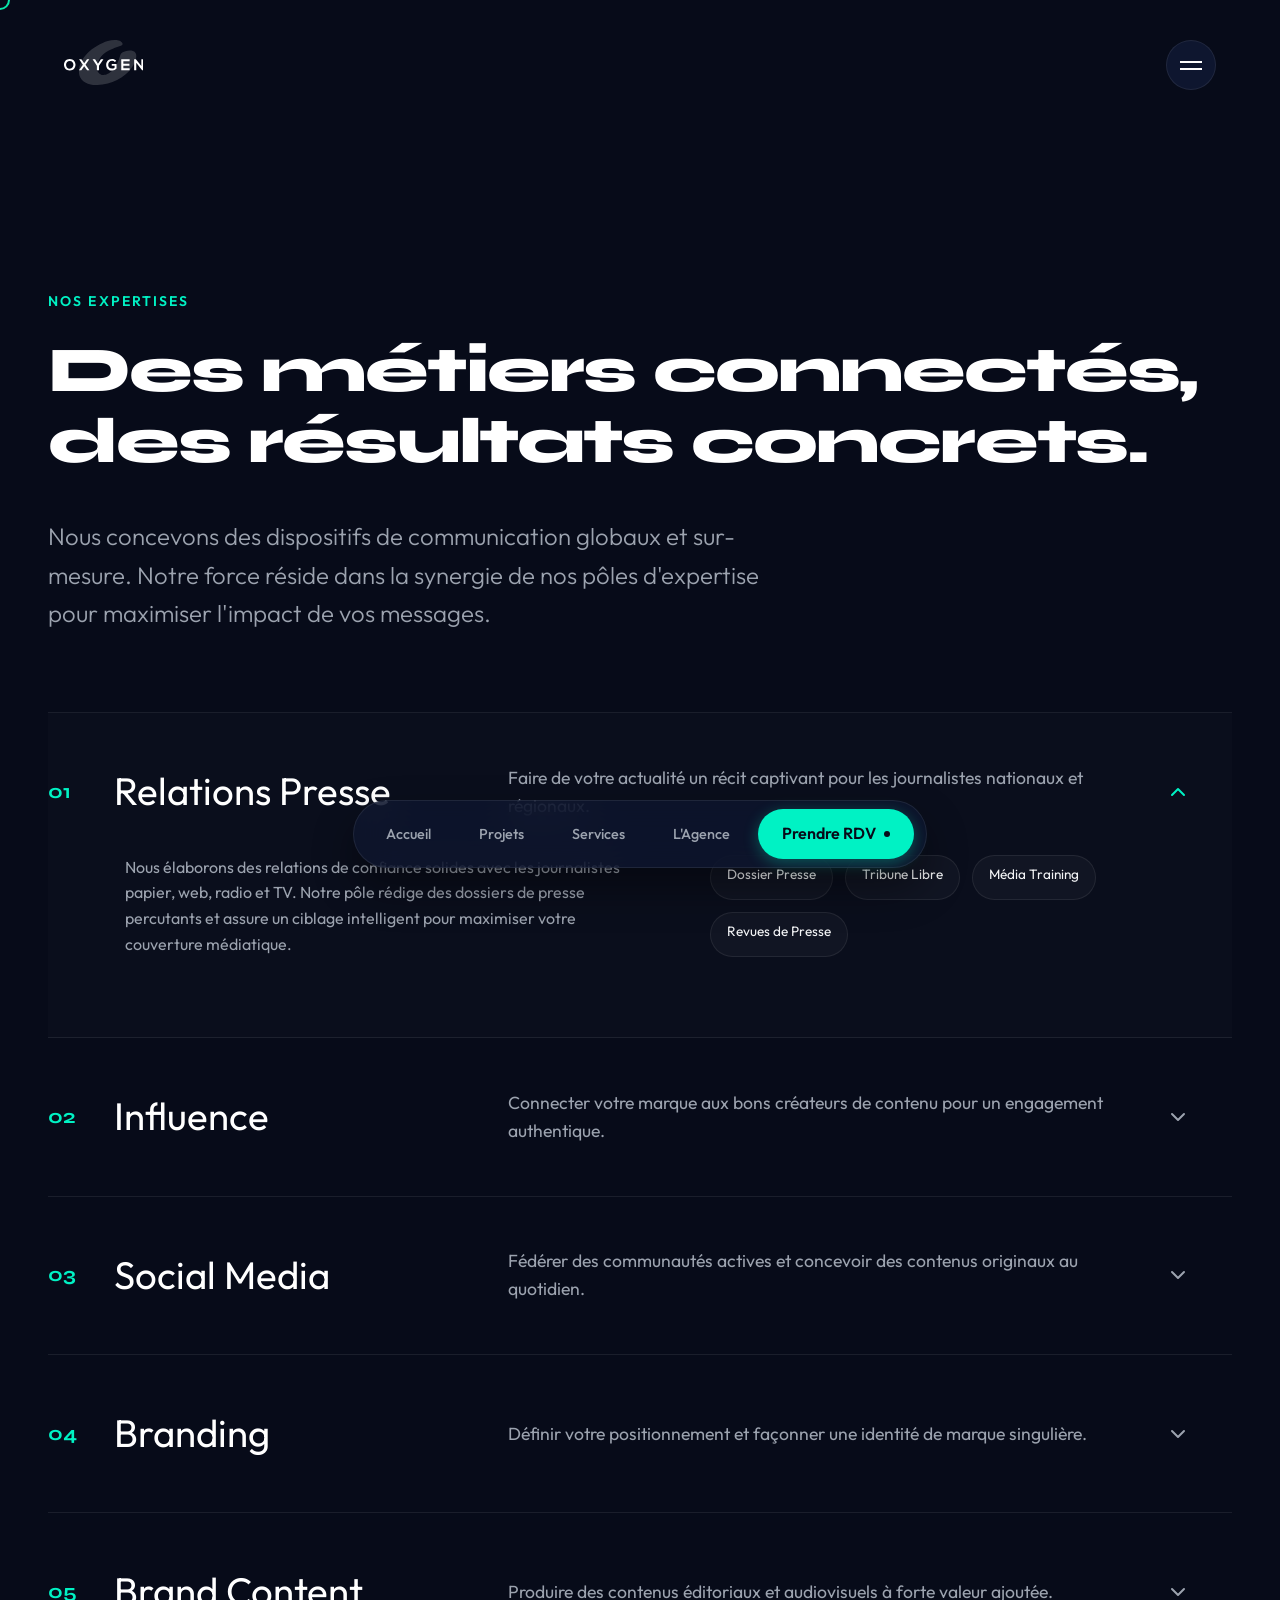
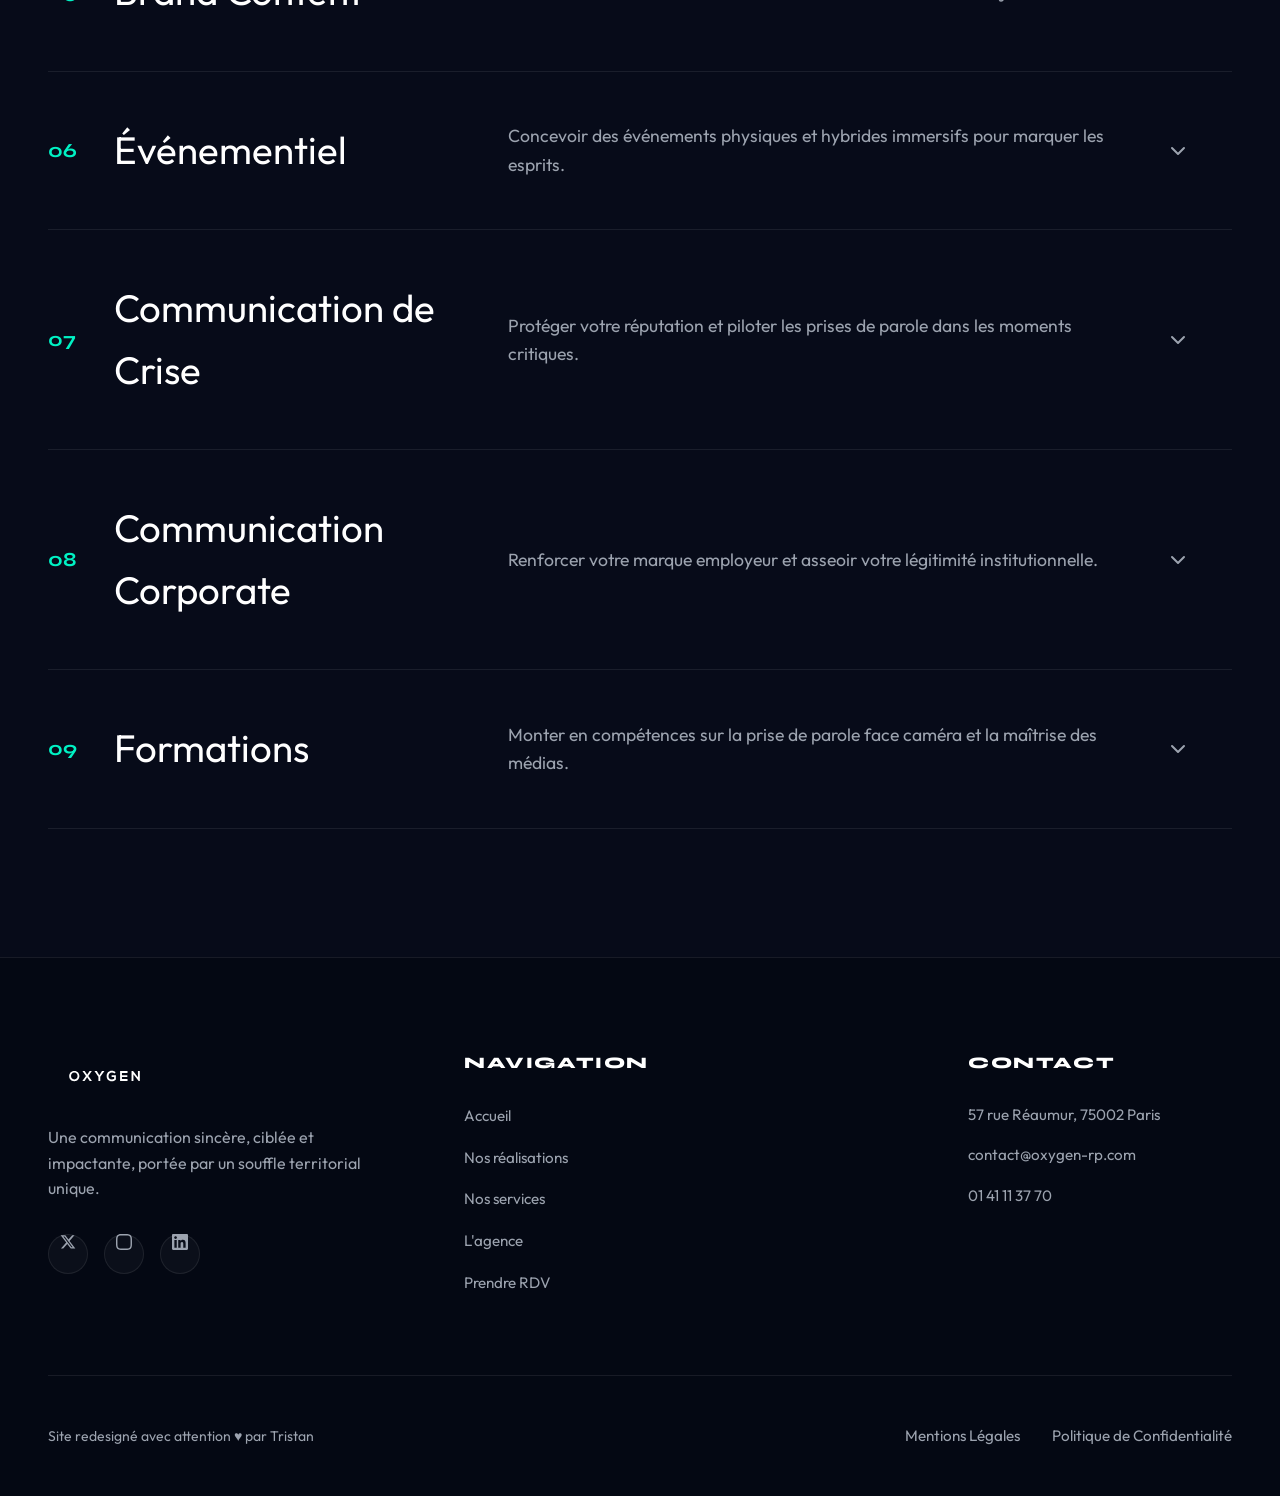
<file: services.html>
<!DOCTYPE html>
<html lang="fr">
<head>
    <meta charset="UTF-8">
    <meta name="viewport" content="width=device-width, initial-scale=1.0">
    <title>Nos Expertises & Métiers | Oxygen Agence de communication</title>
    <meta name="description" content="Découvrez les expertises de l'agence Oxygen : relations presse, influence, social media, branding, brand content, événementiel, gestion de crise, formations.">
    <meta name="keywords" content="relations presse, influence marketing, social media agence, branding, brand content, communication corporate, gestion de crise, formations">
    <link rel="canonical" href="https://oxygen-rp.fr/nos-metiers">
    
    <!-- Styles -->
    <link rel="stylesheet" href="style.css">
    
    <!-- Schema.org JSON-LD -->
    <script type="application/ld+json">
    {
      "@context": "https://schema.org",
      "@type": "WebPage",
      "name": "Nos Expertises | Oxygen",
      "description": "Les expertises de communication d'Oxygen.",
      "url": "https://oxygen-rp.fr/nos-metiers"
    }
    </script>
</head>
<body>

    <!-- Custom Cursor -->
    <div class="custom-cursor"></div>
    <div class="custom-cursor-dot"></div>

    <!-- Header Section -->
    <header class="floating-header" id="header">
        <a href="index.html" class="site-logo" aria-label="Oxygen Accueil">
            <svg role="img" aria-label="Logo Oxygen" width="113" height="64" viewBox="0 0 113 64" fill="none" xmlns="http://www.w3.org/2000/svg">
                <path d="M101.907 18.7919C101.285 17.7102 99.9709 16.0731 96.9725 15.376C93.9742 14.6818 90.4831 15.1533 87.4261 15.9718C84.3661 16.7933 82.1277 17.7651 80.9982 19.4138C79.8687 21.0624 79.1352 26.315 75.2275 34.6104C73.7958 37.3466 72.0091 39.889 69.9819 42.2174C68.5414 43.6896 67.0012 45.0577 65.37 46.313C64.3989 46.958 63.4044 47.5654 62.3834 48.1324C61.7262 48.4303 61.0632 48.7079 60.3914 48.9711C59.8369 49.1331 59.2795 49.2806 58.7191 49.4166C57.9241 49.5409 57.1261 49.648 56.3281 49.729C55.7619 49.7347 55.1957 49.729 54.6324 49.7029C54.0808 49.6161 53.5322 49.5062 52.9895 49.3761C52.2795 49.0984 51.593 48.7745 50.9329 48.3984C49.9442 47.6088 49.0758 46.6862 48.36 45.642C47.3977 43.6896 46.7992 42.1277 46.8462 39.3655C46.8902 36.6004 47.6676 32.3659 48.935 29.7425C50.2024 27.1191 52.3382 24.2383 54.4417 21.826C56.0201 20.215 59.3704 17.1519 63.8151 14.9392C68.2598 12.7237 70.9001 11.6014 75.6499 9.88912C80.3997 8.17393 82.292 8.70613 83.1692 6.56576C84.3749 3.6242 78.9357 0.462813 74.714 0.112834C70.595 -0.228469 66.2149 0.214068 62.2866 1.52143C59.8574 2.3313 57.4253 3.12671 55.0666 4.13037C52.8428 5.07618 50.6835 6.18975 48.5448 7.30911C45.3734 8.97223 42.4426 11.0345 39.5822 13.1807C37.5667 14.6934 35.6802 16.3739 33.9376 18.1903C31.7666 20.455 29.6748 22.7834 27.894 25.3721C26.2834 27.7121 24.9984 30.2342 23.8161 32.8171C22.977 34.648 22.3052 36.5599 21.8446 38.5238C21.2901 40.8869 21.1962 43.2269 21.208 45.6478C21.2285 49.5438 22.625 53.1622 25.0131 56.2397C26.4125 58.0446 28.3664 59.3664 30.3026 60.5291C32.5499 61.8741 35.2108 62.6435 37.7427 63.193C40.829 63.8641 44.0884 64.0926 47.2452 63.9711C52.3675 63.7744 57.2464 63.1092 62.2397 61.8857C71.4048 59.6354 80.1239 55.1638 87.3527 49.1042C90.1398 46.7642 92.6717 44.0599 94.9483 41.2253C96.5648 39.2151 97.9906 37.0458 99.167 34.7521C100.44 32.2762 101.655 29.7338 102.286 27.0092C102.764 24.9382 103.315 21.2533 101.907 18.7977" fill="white" fill-opacity="0.16"/>
                <path d="M13.3868 35.3652C13.3428 37.9423 11.9316 40.719 8.18228 40.719C4.43293 40.719 3.02178 37.9626 2.95431 35.3854C2.88683 32.7418 4.43293 29.7626 8.18228 29.7626C11.9316 29.7626 13.4308 32.7187 13.3868 35.3623M16.3411 35.3189C16.3851 31.2175 13.6596 27.0727 8.18228 27.0727C2.70494 27.0727 0 31.2204 0 35.3421C0 39.4637 2.59052 43.4292 8.18228 43.4292C13.774 43.4292 16.2942 39.3741 16.3411 35.3189ZM32.7907 43.0705H36.1528V42.9809L30.608 35.1396L35.9944 27.521V27.388H32.6998L28.7216 33.2364L24.7434 27.388H21.4488V27.521L26.8117 35.1396L21.2874 42.9809V43.0705H24.6525L28.7216 37.1787L32.7907 43.0705ZM49.7626 36.5974L56.1025 27.521V27.388H52.4881L48.2605 33.8641L44.2148 27.388H40.6474V27.521L46.7614 36.5974V43.0705H49.7597V36.5974H49.7626ZM74.7143 40.6062V33.9971H67.8962V36.6407H71.9654V39.4174C70.7156 40.4038 69.6242 40.6727 68.3744 40.6727C64.4197 40.6727 62.8971 38.006 62.8971 35.4317C62.8971 32.2038 64.9654 29.6498 68.3744 29.6498C69.7621 29.6498 71.3522 30.2081 72.4201 31.2175L74.283 29.3346C72.646 27.7437 70.5102 26.9368 68.3744 26.9368C62.7621 26.9368 59.9662 31.015 59.9662 35.4288C59.9662 39.5505 62.3983 43.4263 68.3744 43.4263C71.1703 43.4263 73.1477 42.3735 74.7143 40.6033M81.4385 43.0705H93.3467V40.1579H84.4163V36.6176H93.0298V33.8641H84.4163V30.2572H93.3467V27.388H81.4385V43.0734V43.0705ZM113 43.0705V27.3619H110.002V37.1093L102.207 27.3851H99.7746V43.0705H102.776V32.4959L111.137 43.0937V43.0705H113Z" fill="white"/>
            </svg>
        </a>
    </header>

    <!-- Menu Trigger Button -->
    <button type="button" class="menu-trigger" aria-label="Menu" aria-expanded="false">
        <span></span>
        <span></span>
    </button>

    <!-- Fullscreen Menu Overlay -->
    <nav class="fullscreen-nav" aria-label="Navigation principale">
        <div class="nav-menu-wrapper">
            <ul class="nav-menu-list">
                <li class="nav-menu-item"><a href="index.html" class="nav-menu-link">Accueil</a></li>
                <li class="nav-menu-item"><a href="projets.html" class="nav-menu-link">Nos Réalisations</a></li>
                <li class="nav-menu-item"><a href="services.html" class="nav-menu-link">Nos Métiers</a></li>
                <li class="nav-menu-item"><a href="agence.html" class="nav-menu-link">L'Agence</a></li>
                <li class="nav-menu-item"><a href="contact.html" class="nav-menu-link">Contact</a></li>
            </ul>
        </div>
    </nav>

    <!-- Floating Pill Dock Menu -->
    <div class="nav-pill-container">
        <a href="index.html" class="nav-pill-link">Accueil</a>
        <a href="projets.html" class="nav-pill-link">Projets</a>
        <a href="services.html" class="nav-pill-link active">Services</a>
        <a href="agence.html" class="nav-pill-link">L'Agence</a>
        <a href="contact.html" class="nav-pill-btn">
            Prendre RDV
            <div class="nav-pulse-dot"></div>
        </a>
    </div>

    <!-- Main Content -->
    <main style="padding-top: 10rem;">
        
        <section class="section-padding">
            <div class="oxygen-blob blob-secondary"></div>
            <div class="container">
                <span class="eyebrow">Nos expertises</span>
                <h1 class="section-title">Des métiers connectés, des résultats concrets.</h1>
                <p class="lead-text" style="margin-bottom: 5rem;">
                    Nous concevons des dispositifs de communication globaux et sur-mesure. Notre force réside dans la synergie de nos pôles d'expertise pour maximiser l'impact de vos messages.
                </p>

                <!-- Detailed Services Accordion (The 9 official services) -->
                <div class="services-accordion reveal">
                    
                    <!-- RP -->
                    <div class="service-row">
                        <div class="service-summary">
                            <div class="service-num">01</div>
                            <div class="service-title">Relations Presse</div>
                            <div class="service-desc-teaser">Faire de votre actualité un récit captivant pour les journalistes nationaux et régionaux.</div>
                            <div class="service-arrow">
                                <svg width="24" height="24" viewBox="0 0 24 24" fill="none" stroke="currentColor" stroke-width="2" stroke-linecap="round" stroke-linejoin="round"><polyline points="6 9 12 15 18 9"></polyline></svg>
                            </div>
                        </div>
                        <div class="service-details">
                            <div class="service-details-inner">
                                <div class="service-extended-text">
                                    Nous élaborons des relations de confiance solides avec les journalistes papier, web, radio et TV. Notre pôle rédige des dossiers de presse percutants et assure un ciblage intelligent pour maximiser votre couverture médiatique.
                                </div>
                                <div class="service-tags">
                                    <span class="service-tag">Dossier Presse</span>
                                    <span class="service-tag">Tribune Libre</span>
                                    <span class="service-tag">Média Training</span>
                                    <span class="service-tag">Revues de Presse</span>
                                </div>
                            </div>
                        </div>
                    </div>

                    <!-- Influence -->
                    <div class="service-row">
                        <div class="service-summary">
                            <div class="service-num">02</div>
                            <div class="service-title">Influence</div>
                            <div class="service-desc-teaser">Connecter votre marque aux bons créateurs de contenu pour un engagement authentique.</div>
                            <div class="service-arrow">
                                <svg width="24" height="24" viewBox="0 0 24 24" fill="none" stroke="currentColor" stroke-width="2" stroke-linecap="round" stroke-linejoin="round"><polyline points="6 9 12 15 18 9"></polyline></svg>
                            </div>
                        </div>
                        <div class="service-details">
                            <div class="service-details-inner">
                                <div class="service-extended-text">
                                    De la micro-influence aux leaders d'opinion nationaux, nous ciblons les influenceurs en parfaite affinité avec vos valeurs pour cocréer des campagnes engageantes et mémorables.
                                </div>
                                <div class="service-tags">
                                    <span class="service-tag">Micro-influence</span>
                                    <span class="service-tag">Portage Produit</span>
                                    <span class="service-tag">Brand Ambassadorship</span>
                                    <span class="service-tag">Campagnes TikTok / Insta</span>
                                </div>
                            </div>
                        </div>
                    </div>

                    <!-- Social Media -->
                    <div class="service-row">
                        <div class="service-summary">
                            <div class="service-num">03</div>
                            <div class="service-title">Social Media</div>
                            <div class="service-desc-teaser">Fédérer des communautés actives et concevoir des contenus originaux au quotidien.</div>
                            <div class="service-arrow">
                                <svg width="24" height="24" viewBox="0 0 24 24" fill="none" stroke="currentColor" stroke-width="2" stroke-linecap="round" stroke-linejoin="round"><polyline points="6 9 12 15 18 9"></polyline></svg>
                            </div>
                        </div>
                        <div class="service-details">
                            <div class="service-details-inner">
                                <div class="service-extended-text">
                                    Nous élaborons des stratégies de contenu adaptées à chaque canal (LinkedIn, Instagram, TikTok) pour humaniser votre prise de parole et stimuler l'interaction.
                                </div>
                                <div class="service-tags">
                                    <span class="service-tag">Community Management</span>
                                    <span class="service-tag">Social Ads</span>
                                    <span class="service-tag">Création Graphique & Vidéo</span>
                                    <span class="service-tag">Modération</span>
                                </div>
                            </div>
                        </div>
                    </div>

                    <!-- Branding -->
                    <div class="service-row">
                        <div class="service-summary">
                            <div class="service-num">04</div>
                            <div class="service-title">Branding</div>
                            <div class="service-desc-teaser">Définir votre positionnement et façonner une identité de marque singulière.</div>
                            <div class="service-arrow">
                                <svg width="24" height="24" viewBox="0 0 24 24" fill="none" stroke="currentColor" stroke-width="2" stroke-linecap="round" stroke-linejoin="round"><polyline points="6 9 12 15 18 9"></polyline></svg>
                            </div>
                        </div>
                        <div class="service-details">
                            <div class="service-details-inner">
                                <div class="service-extended-text">
                                    De la plateforme de marque à la charte graphique complète, nous concevons des codes visuels et textuels forts qui marquent votre différence.
                                </div>
                                <div class="service-tags">
                                    <span class="service-tag">Logotype & Graphisme</span>
                                    <span class="service-tag">Charte Graphique</span>
                                    <span class="service-tag">Plateforme de Marque</span>
                                    <span class="service-tag">Naming</span>
                                </div>
                            </div>
                        </div>
                    </div>

                    <!-- Brand Content -->
                    <div class="service-row">
                        <div class="service-summary">
                            <div class="service-num">05</div>
                            <div class="service-title">Brand Content</div>
                            <div class="service-desc-teaser">Produire des contenus éditoriaux et audiovisuels à forte valeur ajoutée.</div>
                            <div class="service-arrow">
                                <svg width="24" height="24" viewBox="0 0 24 24" fill="none" stroke="currentColor" stroke-width="2" stroke-linecap="round" stroke-linejoin="round"><polyline points="6 9 12 15 18 9"></polyline></svg>
                            </div>
                        </div>
                        <div class="service-details">
                            <div class="service-details-inner">
                                <div class="service-extended-text">
                                    Nous rédigeons et créons des supports éditoriaux, des podcasts, des infographies et des livres blancs pour installer votre expertise sectorielle.
                                </div>
                                <div class="service-tags">
                                    <span class="service-tag">Livre Blanc</span>
                                    <span class="service-tag">Podcasts</span>
                                    <span class="service-tag">Infographies</span>
                                    <span class="service-tag">Rédaction Web RSE</span>
                                </div>
                            </div>
                        </div>
                    </div>

                    <!-- Événementiel -->
                    <div class="service-row">
                        <div class="service-summary">
                            <div class="service-num">06</div>
                            <div class="service-title">Événementiel</div>
                            <div class="service-desc-teaser">Concevoir des événements physiques et hybrides immersifs pour marquer les esprits.</div>
                            <div class="service-arrow">
                                <svg width="24" height="24" viewBox="0 0 24 24" fill="none" stroke="currentColor" stroke-width="2" stroke-linecap="round" stroke-linejoin="round"><polyline points="6 9 12 15 18 9"></polyline></svg>
                            </div>
                        </div>
                        <div class="service-details">
                            <div class="service-details-inner">
                                <div class="service-extended-text">
                                    Parce qu'une expérience partagée marque plus qu'un long discours, nous imaginons des dispositifs scénographiques marquants : lancements, press days, inaugurations d'agences ou séminaires clés en main.
                                </div>
                                <div class="service-tags">
                                    <span class="service-tag">Conférences de Presse</span>
                                    <span class="service-tag">Inaugurations</span>
                                    <span class="service-tag">Press Days</span>
                                    <span class="service-tag">Roadshows</span>
                                </div>
                            </div>
                        </div>
                    </div>

                    <!-- Communication de Crise -->
                    <div class="service-row">
                        <div class="service-summary">
                            <div class="service-num">07</div>
                            <div class="service-title">Communication de Crise</div>
                            <div class="service-desc-teaser">Protéger votre réputation et piloter les prises de parole dans les moments critiques.</div>
                            <div class="service-arrow">
                                <svg width="24" height="24" viewBox="0 0 24 24" fill="none" stroke="currentColor" stroke-width="2" stroke-linecap="round" stroke-linejoin="round"><polyline points="6 9 12 15 18 9"></polyline></svg>
                            </div>
                        </div>
                        <div class="service-details">
                            <div class="service-details-inner">
                                <div class="service-extended-text">
                                    Parce qu'une crise ne prévient pas, nos experts vous accompagnent pour élaborer des cellules de crise, rédiger des communiqués d'urgence et assurer la veille médiatique en temps réel.
                                </div>
                                <div class="service-tags">
                                    <span class="service-tag">Cellule de Crise</span>
                                    <span class="service-tag">Gestion de Bad Buzz</span>
                                    <span class="service-tag">Q&A Médias</span>
                                    <span class="service-tag">Veille 24/7</span>
                                </div>
                            </div>
                        </div>
                    </div>

                    <!-- Communication Corporate -->
                    <div class="service-row">
                        <div class="service-summary">
                            <div class="service-num">08</div>
                            <div class="service-title">Communication Corporate</div>
                            <div class="service-desc-teaser">Renforcer votre marque employeur et asseoir votre légitimité institutionnelle.</div>
                            <div class="service-arrow">
                                <svg width="24" height="24" viewBox="0 0 24 24" fill="none" stroke="currentColor" stroke-width="2" stroke-linecap="round" stroke-linejoin="round"><polyline points="6 9 12 15 18 9"></polyline></svg>
                            </div>
                        </div>
                        <div class="service-details">
                            <div class="service-details-inner">
                                <div class="service-extended-text">
                                    Nous valorisons votre engagement sociétal (RSE), vos annonces financières et vos prises de parole managériales auprès des leaders d'opinion et partenaires clés.
                                </div>
                                <div class="service-tags">
                                    <span class="service-tag">Rapports RSE</span>
                                    <span class="service-tag">Com Financière</span>
                                    <span class="service-tag">Marque Employeur</span>
                                    <span class="service-tag">Affaires Publiques</span>
                                </div>
                            </div>
                        </div>
                    </div>

                    <!-- Formations -->
                    <div class="service-row">
                        <div class="service-summary">
                            <div class="service-num">09</div>
                            <div class="service-title">Formations</div>
                            <div class="service-desc-teaser">Monter en compétences sur la prise de parole face caméra et la maîtrise des médias.</div>
                            <div class="service-arrow">
                                <svg width="24" height="24" viewBox="0 0 24 24" fill="none" stroke="currentColor" stroke-width="2" stroke-linecap="round" stroke-linejoin="round"><polyline points="6 9 12 15 18 9"></polyline></svg>
                            </div>
                        </div>
                        <div class="service-details">
                            <div class="service-details-inner">
                                <div class="service-extended-text">
                                    Nous dispensons des sessions de formation certifiées (Média Training, gestion des réseaux sociaux, prise de parole en public) pour armer vos dirigeants et équipes communication face à l'actualité.
                                </div>
                                <div class="service-tags">
                                    <span class="service-tag">Média Training Face Caméra</span>
                                    <span class="service-tag">Formation Réseaux Sociaux</span>
                                    <span class="service-tag">Prise de Parole</span>
                                    <span class="service-tag">Prise de Parole en Crise</span>
                                </div>
                            </div>
                        </div>
                    </div>

                </div>
            </div>
        </section>

    </main>

    <!-- Footer Section -->
    <footer class="footer" id="footer">
        <div class="container">
            <div class="footer-top">
                <div class="footer-brand">
                    <svg width="113" height="64" viewBox="0 0 113 64" fill="none" xmlns="http://www.w3.org/2000/svg">
                        <path d="M13.3868 35.3652C13.3428 37.9423 11.9316 40.719 8.18228 40.719C4.43293 40.719 3.02178 37.9626 2.95431 35.3854C2.88683 32.7418 4.43293 29.7626 8.18228 29.7626C11.9316 29.7626 13.4308 32.7187 13.3868 35.3623M16.3411 35.3189C16.3851 31.2175 13.6596 27.0727 8.18228 27.0727C2.70494 27.0727 0 31.2204 0 35.3421C0 39.4637 2.59052 43.4292 8.18228 43.4292C13.774 43.4292 16.2942 39.3741 16.3411 35.3189ZM32.7907 43.0705H36.1528V42.9809L30.608 35.1396L35.9944 27.521V27.388H32.6998L28.7216 33.2364L24.7434 27.388H21.4488V27.521L26.8117 35.1396L21.2874 42.9809V43.0705H24.6525L28.7216 37.1787L32.7907 43.0705ZM49.7626 36.5974L56.1025 27.521V27.388H52.4881L48.2605 33.8641L44.2148 27.388H40.6474V27.521L46.7614 36.5974V43.0705H49.7597V36.5974H49.7626ZM74.7143 40.6062V33.9971H67.8962V36.6407H71.9654V39.4174C70.7156 40.4038 69.6242 40.6727 68.3744 40.6727C64.4197 40.6727 62.8971 38.006 62.8971 35.4317C62.8971 32.2038 64.9654 29.6498 68.3744 29.6498C69.7621 29.6498 71.3522 30.2081 72.4201 31.2175L74.283 29.3346C72.646 27.7437 70.5102 26.9368 68.3744 26.9368C62.7621 26.9368 59.9662 31.015 59.9662 35.4288C59.9662 39.5505 62.3983 43.4263 68.3744 43.4263C71.1703 43.4263 73.1477 42.3735 74.7143 40.6033M81.4385 43.0705H93.3467V40.1579H84.4163V36.6176H93.0298V33.8641H84.4163V30.2572H93.3467V27.388H81.4385V43.0734V43.0705ZM113 43.0705V27.3619H110.002V37.1093L102.207 27.3851H99.7746V43.0705H102.776V32.4959L111.137 43.0937V43.0705H113Z" fill="white"/>
                    </svg>
                    <p class="footer-desc">Une communication sincère, ciblée et impactante, portée par un souffle territorial unique.</p>
                    <div class="footer-social-links">
                        <a href="https://x.com/AgenceOxygen" class="social-icon-btn" target="_blank" rel="noopener"><svg viewBox="0 0 16 14"><path d="M12.2176 0.269287H14.4666L9.55323 5.88495L15.3334 13.5266H10.8076L7.26277 8.89198L3.20671 13.5266H0.956369L6.2117 7.52002L0.666748 0.269287H5.30749L8.51168 4.50551L12.2176 0.269287ZM11.4283 12.1805H12.6745L4.63034 1.54471H3.29306L11.4283 12.1805Z"/></svg></a>
                        <a href="https://www.instagram.com/agenceoxygen/" class="social-icon-btn" target="_blank" rel="noopener"><svg viewBox="0 0 16 16"><path d="M8 1.44062C10.1375 1.44062 10.3906 1.45 11.2313 1.4875C12.0125 1.52187 12.4344 1.65313 12.7156 1.7625C13.0875 1.90625 13.3563 2.08125 13.6344 2.35938C13.9156 2.64062 14.0875 2.90625 14.2313 3.27813C14.3406 3.55938 14.4719 3.98438 14.5063 4.7625C14.5438 5.60625 14.5531 5.85938 14.5531 7.99375C14.5531 10.1313 14.5438 10.3844 14.5063 11.225C14.4719 12.0063 14.4719 12.0063 14.2313 12.7094C14.0875 13.0813 13.9125 13.35 13.6344 13.6281C13.3531 13.9094 13.0875 14.0813 12.7156 14.225C12.4344 14.3344 12.0094 14.4656 11.2313 14.5C10.3875 14.5375 10.1344 14.5469 8 14.5469C5.8625 14.5469 5.60938 14.5375 4.76875 14.5C3.9875 14.4656 3.56563 14.3344 3.28438 14.225C2.9125 14.0813 2.64375 13.9063 2.36563 13.6281C2.08438 13.3469 1.9125 13.0813 1.76875 12.7094C1.65938 12.4281 1.52813 12.0031 1.49375 11.225C1.45625 10.3813 1.44688 10.1281 1.44688 7.99375C1.44688 5.85625 1.45625 5.60313 1.49375 4.7625C1.52813 3.98125 1.65938 3.55938 1.76875 3.27813C1.9125 2.90625 2.0875 2.6375 2.36563 2.35938C2.64688 2.07812 2.9125 1.90625 3.28438 1.7625C3.56563 1.65313 3.99063 1.52187 4.76875 1.4875C5.60938 1.45 5.8625 1.44062 8 1.44062ZM8 0C5.82813 0 5.55625 0.009375 4.70313 0.046875C3.85313 0.084375 3.26875 0.221875 2.7625 0.41875C2.23438 0.625 1.7875 0.896875 1.34375 1.34375C0.896875 1.7875 0.625 2.23438 0.41875 2.75938C0.221875 3.26875 0.084375 3.85 0.046875 4.7C0.009375 5.55625 0 5.82812 0 8C0 10.1719 0.009375 10.4438 0.046875 11.2969C0.084375 12.1469 0.221875 12.7313 0.41875 13.2375C0.625 13.7656 0.896875 14.2125 1.34375 14.6562C1.7875 15.1 2.23438 15.375 2.75938 15.5781C3.26875 15.775 3.85 15.9125 4.7 15.95C5.55313 15.9875 5.825 15.9969 7.99688 15.9969C10.1688 15.9969 10.4406 15.9875 11.2938 15.95C12.1438 15.9125 12.7281 15.775 13.2344 15.5781C13.7594 15.375 14.2063 15.1 14.65 14.6562C15.0938 14.2125 15.3688 13.7656 15.5719 13.2406C15.7688 12.7313 15.9063 12.15 15.9438 11.3C15.9813 10.4469 15.9906 10.175 15.9906 8.00313C15.9906 5.83125 15.9813 5.55938 15.9438 4.70625C15.9063 3.85625 15.7688 3.27188 15.5719 2.76562C15.375 2.23438 15.1031 1.7875 14.6563 1.34375C14.2125 0.9 13.7656 0.625 13.2406 0.421875C12.7313 0.225 12.15 0.0875 11.3 0.05C10.4438 0.009375 10.1719 0 8 0Z"/></svg></a>
                        <a href="https://www.linkedin.com/company/agenceoxygen/" class="social-icon-btn" target="_blank" rel="noopener"><svg viewBox="0 0 16 16"><path d="M14.8156 0H1.18125C0.528125 0 0 0.515625 0 1.15313V14.8438C0 15.4813 0.528125 16 1.18125 16H14.8156C15.4688 16 16 15.4813 16 14.8469V1.15313C16 0.515625 15.4688 0 14.8156 0ZM4.74687 13.6344H2.37188V5.99687H4.74687V13.6344ZM3.55938 4.95625C2.79688 4.95625 2.18125 4.34062 2.18125 3.58125C2.18125 2.82188 2.79688 2.20625 3.55938 2.20625C4.31875 2.20625 4.93437 2.82188 4.93437 3.58125C4.93437 4.3375 4.31875 4.95625 3.55938 4.95625ZM13.6344 13.6344H11.2625V9.92188C11.2625 9.0375 11.2469 7.89687 10.0281 7.89687C8.79375 7.89687 8.60625 8.8625 8.60625 9.85938V13.6344H6.2375V5.99687H8.5125V7.04063H8.54375C8.85938 6.44063 9.63438 5.80625 10.7875 5.80625C13.1906 5.80625 13.6344 7.3875 13.6344 9.44375V13.6344Z"/></svg></a>
                    </div>
                </div>
                <div class="footer-nav-col">
                    <h4>Navigation</h4>
                    <ul class="footer-nav-list">
                        <li class="footer-nav-item"><a href="index.html" class="footer-nav-link">Accueil</a></li>
                        <li class="footer-nav-item"><a href="projets.html" class="footer-nav-link">Nos réalisations</a></li>
                        <li class="footer-nav-item"><a href="services.html" class="footer-nav-link">Nos services</a></li>
                        <li class="footer-nav-item"><a href="agence.html" class="footer-nav-link">L'agence</a></li>
                        <li class="footer-nav-item"><a href="contact.html" class="footer-nav-link">Prendre RDV</a></li>
                    </ul>
                </div>
                <div class="footer-nav-col">
                    <h4>Contact</h4>
                    <ul class="footer-nav-list" style="color: var(--color-muted); font-size: 0.95rem;">
                        <li style="margin-bottom: 1rem;">57 rue Réaumur, 75002 Paris</li>
                        <li style="margin-bottom: 1rem;"><a href="mailto:contact@oxygen-rp.com" class="footer-nav-link">contact@oxygen-rp.com</a></li>
                        <li style="margin-bottom: 1rem;"><a href="tel:+33141113770" class="footer-nav-link">01 41 11 37 70</a></li>
                    </ul>
                </div>
            </div>
            <div class="footer-bottom-bar">
                <p>Site redesigné avec attention ♥ par Tristan</p>
                <ul class="footer-legals-list">
                    <li><a href="https://www.oxygen-rp.fr/mentions-legales" target="_blank" rel="nofollow" class="footer-nav-link">Mentions Légales</a></li>
                    <li><a href="https://www.oxygen-rp.fr/politique-de-confidentialite" target="_blank" rel="nofollow" class="footer-nav-link">Politique de Confidentialité</a></li>
                </ul>
            </div>
        </div>
    </footer>

    <!-- Scripts -->
    <script src="script.js"></script>
</body>
</html>
</file>
<file: style.css>
/* ==========================================================================
   STYLE SYSTEM - OXYGEN WEBSITE REDESIGN
   Direction Artistique : Dark & Premium, Fresh Oxygen Teal
   Author: Tristan
   ========================================================================== */

@import url('https://fonts.googleapis.com/css2?family=Outfit:wght@300;400;500;600;700&family=Syne:wght@700;800&display=swap');

:root {
    /* Color Palette */
    --bg-dark: #070B19;
    --bg-card: #0E162F;
    --bg-card-hover: #162245;
    --color-primary: #00F2C4;
    --color-secondary: #0CD6B1;
    --color-text: #F3F4F6;
    --color-muted: #9CA3AF;
    --color-white: #FFFFFF;
    --color-accent-dim: rgba(0, 242, 196, 0.1);
    --border-color: rgba(255, 255, 255, 0.08);
    --border-hover: rgba(0, 242, 196, 0.3);

    /* Typography */
    --font-heading: 'Syne', sans-serif;
    --font-body: 'Outfit', sans-serif;

    /* Transitions & Physics */
    --transition-smooth: all 0.6s cubic-bezier(0.16, 1, 0.3, 1);
    --transition-fast: all 0.3s cubic-bezier(0.16, 1, 0.3, 1);
}

/* Reset & Base Styles */
*, *::before, *::after {
    box-sizing: border-box;
    margin: 0;
    padding: 0;
}

html {
    scroll-behavior: smooth;
    font-size: 16px;
    background-color: var(--bg-dark);
    overflow-x: hidden;
}

body {
    font-family: var(--font-body);
    color: var(--color-text);
    background-color: var(--bg-dark);
    line-height: 1.6;
    overflow-x: hidden;
    -webkit-font-smoothing: antialiased;
}

a {
    color: inherit;
    text-decoration: none;
    transition: var(--transition-fast);
}

button, input, select, textarea {
    font-family: inherit;
    background: none;
    border: none;
    color: inherit;
}

button {
    cursor: pointer;
}

/* Scrollbar Customization */
::-webkit-scrollbar {
    width: 8px;
}
::-webkit-scrollbar-track {
    background: var(--bg-dark);
}
::-webkit-scrollbar-thumb {
    background: var(--bg-card);
    border-radius: 4px;
    border: 2px solid var(--bg-dark);
}
::-webkit-scrollbar-thumb:hover {
    background: var(--color-primary);
}

/* Layout Utilities */
.container {
    max-width: 1440px;
    margin: 0 auto;
    padding: 0 4rem;
    position: relative;
    width: 100%;
}

.section-padding {
    padding: 8rem 0;
    overflow: hidden;
    position: relative;
}

.asymmetric-grid {
    display: grid;
    grid-template-columns: 7fr 3fr;
    gap: 4rem;
    align-items: center;
}

/* Dynamic Backdrops & Blobs (Oxygen Concept) */
.oxygen-blob {
    position: absolute;
    border-radius: 50%;
    filter: blur(100px);
    z-index: -1;
    pointer-events: none;
}

.blob-primary {
    top: 10%;
    right: -10%;
    width: 50vw;
    height: 50vw;
    background: radial-gradient(circle, rgba(0, 242, 196, 0.18) 0%, rgba(12, 214, 177, 0.05) 60%, transparent 100%);
    animation: floatBlob 20s infinite alternate ease-in-out;
}

.blob-secondary {
    bottom: 20%;
    left: -10%;
    width: 45vw;
    height: 45vw;
    background: radial-gradient(circle, rgba(13, 214, 177, 0.12) 0%, rgba(7, 11, 25, 0) 70%);
    animation: floatBlob 25s infinite alternate-reverse ease-in-out;
}

@keyframes floatBlob {
    0% { transform: translate(0, 0) scale(1) rotate(0deg); }
    50% { transform: translate(5%, 8%) scale(1.1) rotate(180deg); }
    100% { transform: translate(-2%, -5%) scale(0.95) rotate(360deg); }
}

/* Typography Styles */
h1, h2, h3, h4 {
    font-family: var(--font-heading);
    font-weight: 800;
    line-height: 1.1;
    letter-spacing: -0.03em;
}

.eyebrow {
    font-family: var(--font-body);
    font-size: 0.875rem;
    font-weight: 600;
    text-transform: uppercase;
    letter-spacing: 0.15em;
    color: var(--color-primary);
    margin-bottom: 1.5rem;
    display: inline-block;
}

.section-title {
    font-size: clamp(2.5rem, 5vw, 4.5rem);
    margin-bottom: 2.5rem;
    color: var(--color-white);
}

.lead-text {
    font-size: clamp(1.125rem, 2vw, 1.5rem);
    color: var(--color-muted);
    font-weight: 300;
    max-width: 45rem;
}

/* Custom Cursor */
.custom-cursor {
    width: 20px;
    height: 20px;
    border: 2px solid var(--color-primary);
    border-radius: 50%;
    position: fixed;
    left: -100px;
    top: -100px;
    transform: translate(-50%, -50%);
    pointer-events: none;
    z-index: 9999;
    transition: width 0.3s, height 0.3s, background-color 0.3s;
    mix-blend-mode: difference;
}

.custom-cursor-dot {
    width: 4px;
    height: 4px;
    background-color: var(--color-primary);
    border-radius: 50%;
    position: fixed;
    left: -100px;
    top: -100px;
    transform: translate(-50%, -50%);
    pointer-events: none;
    z-index: 9999;
}

.custom-cursor.hovered {
    width: 50px;
    height: 50px;
    background-color: rgba(0, 242, 196, 0.2);
    border-color: var(--color-primary);
}

/* Header & Floating Logo */
.floating-header {
    position: fixed;
    top: 2.5rem;
    left: 4rem;
    z-index: 99;
}

.site-logo {
    display: flex;
    align-items: center;
}

.site-logo svg {
    height: 45px;
    width: auto;
    transition: var(--transition-smooth);
}

.site-logo:hover svg {
    transform: scale(1.05) rotate(-2deg);
}

/* Floating Pill Dock Navigation */
.nav-pill-container {
    position: fixed;
    bottom: 2rem;
    left: 50%;
    transform: translateX(-50%) translateY(100px);
    z-index: 999;
    background: rgba(14, 22, 47, 0.75);
    backdrop-filter: blur(20px);
    border: 1px solid var(--border-color);
    border-radius: 99px;
    padding: 0.5rem 0.75rem;
    display: flex;
    align-items: center;
    gap: 0.5rem;
    box-shadow: 0 20px 40px rgba(0, 0, 0, 0.4);
    opacity: 0;
    transition: transform 0.8s cubic-bezier(0.16, 1, 0.3, 1), opacity 0.8s ease;
}

.nav-pill-container.visible {
    transform: translateX(-50%) translateY(0);
    opacity: 1;
}

.nav-pill-link {
    font-size: 0.9rem;
    font-weight: 500;
    padding: 0.75rem 1.25rem;
    border-radius: 99px;
    color: var(--color-muted);
    transition: var(--transition-fast);
    white-space: nowrap;
}

.nav-pill-link:hover, .nav-pill-link.active {
    color: var(--color-white);
    background: rgba(255, 255, 255, 0.05);
}

.nav-pill-btn {
    background: var(--color-primary);
    color: var(--bg-dark);
    font-weight: 600;
    border-radius: 99px;
    padding: 0.75rem 1.5rem;
    display: flex;
    align-items: center;
    gap: 0.5rem;
    box-shadow: 0 4px 15px rgba(0, 242, 196, 0.3);
    transition: var(--transition-fast);
}

.nav-pill-btn:hover {
    background: var(--color-white);
    box-shadow: 0 6px 20px rgba(255, 255, 255, 0.2);
    transform: translateY(-2px);
}

.nav-pulse-dot {
    width: 6px;
    height: 6px;
    background-color: var(--bg-dark);
    border-radius: 50%;
    animation: pulseDot 1.5s infinite;
}

@keyframes pulseDot {
    0% { transform: scale(0.9); opacity: 0.6; }
    50% { transform: scale(1.3); opacity: 1; }
    100% { transform: scale(0.9); opacity: 0.6; }
}

/* Fullscreen Menu Trigger (Top Right) */
.menu-trigger {
    position: fixed;
    top: 2.5rem;
    right: 4rem;
    z-index: 1000;
    width: 50px;
    height: 50px;
    border-radius: 50%;
    background: var(--bg-card);
    border: 1px solid var(--border-color);
    display: flex;
    flex-direction: column;
    justify-content: center;
    align-items: center;
    gap: 5px;
    transition: var(--transition-fast);
}

.menu-trigger span {
    display: block;
    width: 22px;
    height: 2px;
    background-color: var(--color-white);
    transition: var(--transition-fast);
}

.menu-trigger:hover {
    border-color: var(--color-primary);
    box-shadow: 0 0 15px rgba(0, 242, 196, 0.2);
}

.menu-trigger.active span:first-child {
    transform: rotate(45deg) translate(5px, 5px);
}

.menu-trigger.active span:last-child {
    transform: rotate(-45deg) translate(5px, -5px);
}

/* Fullscreen Navigation Overlay */
.fullscreen-nav {
    position: fixed;
    top: 0;
    left: 0;
    width: 100vw;
    height: 100vh;
    background: rgba(7, 11, 25, 0.98);
    backdrop-filter: blur(20px);
    z-index: 998;
    display: flex;
    align-items: center;
    justify-content: center;
    opacity: 0;
    visibility: hidden;
    transition: opacity 0.5s ease, visibility 0.5s ease;
}

.fullscreen-nav.active {
    opacity: 1;
    visibility: visible;
}

.nav-menu-wrapper {
    text-align: center;
}

.nav-menu-list {
    list-style: none;
}

.nav-menu-item {
    margin: 1.5rem 0;
    overflow: hidden;
}

.nav-menu-link {
    font-family: var(--font-heading);
    font-size: clamp(2.5rem, 6vw, 5rem);
    font-weight: 800;
    color: var(--color-white);
    display: inline-block;
    position: relative;
    transform: translateY(100%);
    transition: transform 0.6s cubic-bezier(0.16, 1, 0.3, 1);
}

.fullscreen-nav.active .nav-menu-link {
    transform: translateY(0);
}

.nav-menu-link::after {
    content: '';
    position: absolute;
    bottom: 5px;
    left: 0;
    width: 0;
    height: 4px;
    background: var(--color-primary);
    transition: width 0.3s ease;
}

.nav-menu-link:hover {
    color: var(--color-primary);
    transform: skewX(-5deg);
}

.nav-menu-link:hover::after {
    width: 100%;
}

/* Interactive Buttons */
.btn-magnetic {
    display: inline-flex;
    align-items: center;
    gap: 1rem;
    font-family: var(--font-body);
    font-weight: 600;
    font-size: 1rem;
    padding: 1.25rem 2.5rem;
    border-radius: 99px;
    position: relative;
    overflow: hidden;
    z-index: 1;
    border: 1px solid transparent;
}

.btn-primary {
    background: var(--color-primary);
    color: var(--bg-dark);
    box-shadow: 0 8px 30px rgba(0, 242, 196, 0.25);
}

.btn-secondary {
    background: transparent;
    color: var(--color-white);
    border-color: rgba(255, 255, 255, 0.2);
}

.btn-magnetic::before {
    content: '';
    position: absolute;
    top: 50%;
    left: 50%;
    width: 0;
    height: 0;
    background: rgba(255, 255, 255, 0.15);
    border-radius: 50%;
    transform: translate(-50%, -50%);
    transition: width 0.6s ease, height 0.6s ease;
    z-index: -1;
}

.btn-magnetic:hover::before {
    width: 300px;
    height: 300px;
}

.btn-secondary:hover {
    border-color: var(--color-primary);
    color: var(--color-primary);
}

/* Hero Section */
.hero {
    min-height: 100vh;
    display: flex;
    align-items: center;
    position: relative;
    padding-top: 8rem;
    overflow: hidden;
}

.hero-content {
    z-index: 2;
}

.hero-title {
    font-size: clamp(3rem, 7vw, 6.5rem);
    line-height: 0.95;
    color: var(--color-white);
    margin-bottom: 2.5rem;
}

.hero-title span {
    display: inline-block;
    opacity: 0;
    transform: translateY(40px);
}

.hero-title .accent-text {
    color: var(--color-primary);
}

.hero-bottom {
    margin-top: 4rem;
    display: flex;
    justify-content: space-between;
    align-items: flex-end;
}

.scroll-indicator {
    display: flex;
    flex-direction: column;
    align-items: center;
    gap: 1rem;
    font-size: 0.75rem;
    letter-spacing: 0.2em;
    text-transform: uppercase;
    color: var(--color-muted);
}

.scroll-line {
    width: 1px;
    height: 80px;
    background: rgba(255, 255, 255, 0.15);
    position: relative;
    overflow: hidden;
}

.scroll-line::after {
    content: '';
    position: absolute;
    top: 0;
    left: 0;
    width: 100%;
    height: 40px;
    background: var(--color-primary);
    animation: scrollScroll 2s infinite ease-in-out;
}

@keyframes scrollScroll {
    0% { transform: translateY(-40px); }
    100% { transform: translateY(80px); }
}

/* Diferenciation Section */
.diff-grid {
    display: grid;
    grid-template-columns: repeat(3, 1fr);
    gap: 2.5rem;
    margin-top: 4rem;
}

.diff-card {
    background: var(--bg-card);
    border: 1px solid var(--border-color);
    border-radius: 24px;
    padding: 3rem;
    transition: var(--transition-smooth);
    position: relative;
    overflow: hidden;
}

.diff-card::before {
    content: '';
    position: absolute;
    top: 0;
    left: 0;
    width: 100%;
    height: 4px;
    background: var(--color-primary);
    transform: scaleX(0);
    transform-origin: left;
    transition: var(--transition-smooth);
}

.diff-card:hover {
    transform: translateY(-8px);
    border-color: var(--border-hover);
    box-shadow: 0 20px 40px rgba(0, 0, 0, 0.3);
}

.diff-card:hover::before {
    transform: scaleX(1);
}

.diff-num {
    font-family: var(--font-heading);
    font-size: 3rem;
    font-weight: 800;
    color: rgba(0, 242, 196, 0.15);
    margin-bottom: 2rem;
}

.diff-card h3 {
    font-size: 1.5rem;
    margin-bottom: 1rem;
    color: var(--color-white);
}

.diff-card p {
    color: var(--color-muted);
}

/* Projects Showcase - Asymmetric Grid */
.projects-header {
    display: flex;
    justify-content: space-between;
    align-items: flex-end;
    margin-bottom: 5rem;
}

.filters-wrapper {
    display: flex;
    gap: 1rem;
    flex-wrap: wrap;
}

.filter-btn {
    padding: 0.75rem 1.5rem;
    border-radius: 99px;
    border: 1px solid var(--border-color);
    font-size: 0.875rem;
    font-weight: 500;
    transition: var(--transition-fast);
}

.filter-btn:hover, .filter-btn.active {
    background: var(--color-primary);
    color: var(--bg-dark);
    border-color: var(--color-primary);
}

.projects-masonry {
    display: grid;
    grid-template-columns: repeat(12, 1fr);
    gap: 3rem;
}

.project-item {
    grid-column: span 6;
    border-radius: 32px;
    overflow: hidden;
    position: relative;
    background: var(--bg-card);
    aspect-ratio: 16 / 10;
    border: 1px solid var(--border-color);
    transition: var(--transition-smooth);
}

/* Custom masonry classes */
.project-item.large {
    grid-column: span 7;
    aspect-ratio: 16 / 11;
}

.project-item.small {
    grid-column: span 5;
    aspect-ratio: 16 / 12;
}

.project-media-wrapper {
    width: 100%;
    height: 100%;
    position: relative;
    overflow: hidden;
}

.project-placeholder {
    width: 100%;
    height: 100%;
    display: flex;
    flex-direction: column;
    justify-content: center;
    align-items: center;
    padding: 3rem;
    text-align: center;
    transition: var(--transition-smooth);
}

.project-item:nth-child(1) .project-placeholder { background: linear-gradient(135deg, #101F42 0%, #060B18 100%); }
.project-item:nth-child(2) .project-placeholder { background: linear-gradient(135deg, #092B2F 0%, #041315 100%); }
.project-item:nth-child(3) .project-placeholder { background: linear-gradient(135deg, #26163D 0%, #0E0817 100%); }
.project-item:nth-child(4) .project-placeholder { background: linear-gradient(135deg, #1C2D1F 0%, #0A110B 100%); }

.project-client-logo {
    font-size: 0.8rem;
    text-transform: uppercase;
    letter-spacing: 0.25em;
    color: var(--color-primary);
    margin-bottom: 1.5rem;
    font-weight: 600;
}

.project-placeholder h3 {
    font-size: 2.25rem;
    color: var(--color-white);
    max-width: 80%;
    margin-bottom: 1.5rem;
}

.project-desc-short {
    font-size: 0.95rem;
    color: var(--color-muted);
    max-width: 75%;
}

.project-overlay {
    position: absolute;
    top: 0;
    left: 0;
    width: 100%;
    height: 100%;
    background: rgba(7, 11, 25, 0.9);
    display: flex;
    flex-direction: column;
    justify-content: flex-end;
    padding: 4rem;
    opacity: 0;
    transition: var(--transition-smooth);
    z-index: 2;
}

.project-item:hover {
    border-color: var(--border-hover);
    transform: scale(1.02);
}

.project-item:hover .project-placeholder {
    transform: scale(1.05);
}

.project-item:hover .project-overlay {
    opacity: 1;
}

.project-category {
    font-size: 0.8rem;
    letter-spacing: 0.15em;
    text-transform: uppercase;
    color: var(--color-primary);
    margin-bottom: 1rem;
    font-weight: 600;
}

.project-title {
    font-size: 2.5rem;
    color: var(--color-white);
    margin-bottom: 2rem;
}

.project-btn {
    width: 50px;
    height: 50px;
    border-radius: 50%;
    background: var(--color-primary);
    display: flex;
    align-items: center;
    justify-content: center;
    color: var(--bg-dark);
    transform: translateY(20px);
    transition: var(--transition-smooth);
    opacity: 0;
}

.project-item:hover .project-btn {
    transform: translateY(0);
    opacity: 1;
}

/* Services - Editorial Accordion */
.services-accordion {
    margin-top: 5rem;
    border-top: 1px solid var(--border-color);
}

.service-row {
    border-bottom: 1px solid var(--border-color);
    padding: 3rem 0;
    cursor: pointer;
    transition: var(--transition-smooth);
}

.service-summary {
    display: grid;
    grid-template-columns: 0.5fr 3fr 5fr 0.5fr;
    align-items: center;
}

.service-num {
    font-family: var(--font-heading);
    font-size: 1.25rem;
    color: var(--color-primary);
    font-weight: 700;
}

.service-title {
    font-size: clamp(1.5rem, 3vw, 2.5rem);
    color: var(--color-white);
    transition: var(--transition-fast);
}

.service-desc-teaser {
    color: var(--color-muted);
    font-size: 1.1rem;
    padding-right: 2rem;
}

.service-arrow {
    width: 24px;
    height: 24px;
    display: flex;
    align-items: center;
    justify-content: center;
    transition: var(--transition-smooth);
}

.service-arrow svg {
    stroke: var(--color-muted);
}

.service-details {
    max-height: 0;
    overflow: hidden;
    transition: var(--transition-smooth);
    padding-left: 4.8rem;
}

.service-details-inner {
    padding-top: 2rem;
    display: grid;
    grid-template-columns: 1fr 1fr;
    gap: 4rem;
}

.service-extended-text {
    color: var(--color-muted);
}

.service-tags {
    display: flex;
    flex-wrap: wrap;
    gap: 0.75rem;
}

.service-tag {
    padding: 0.5rem 1rem;
    border-radius: 99px;
    background: rgba(255, 255, 255, 0.03);
    border: 1px solid var(--border-color);
    font-size: 0.85rem;
    color: var(--color-text);
}

/* Hover/Active states */
.service-row:hover .service-title {
    color: var(--color-primary);
    transform: translateX(10px);
}

.service-row.active {
    background: rgba(255, 255, 255, 0.01);
}

.service-row.active .service-details {
    max-height: 500px;
    padding-bottom: 2rem;
}

.service-row.active .service-arrow {
    transform: rotate(180deg);
}

.service-row.active .service-arrow svg {
    stroke: var(--color-primary);
}

/* About / Agency Showcase */
.about-stats {
    display: grid;
    grid-template-columns: repeat(4, 1fr);
    gap: 2.5rem;
    margin-top: 5rem;
}

.stat-item {
    text-align: center;
    padding: 2.5rem;
    background: var(--bg-card);
    border: 1px solid var(--border-color);
    border-radius: 24px;
    transition: var(--transition-smooth);
}

.stat-item:hover {
    border-color: var(--border-hover);
    transform: scale(1.03);
}

.stat-number {
    font-family: var(--font-heading);
    font-size: clamp(2.5rem, 5vw, 4rem);
    font-weight: 800;
    color: var(--color-primary);
    margin-bottom: 0.5rem;
    display: block;
}

.stat-label {
    font-size: 0.9rem;
    text-transform: uppercase;
    letter-spacing: 0.1em;
    color: var(--color-muted);
}

/* Trust / Logos CSS Marquee */
.marquee-container {
    overflow: hidden;
    padding: 3rem 0;
    position: relative;
    width: 100%;
}

.marquee-container::before, .marquee-container::after {
    content: '';
    position: absolute;
    top: 0;
    width: 15%;
    height: 100%;
    z-index: 2;
    pointer-events: none;
}

.marquee-container::before {
    left: 0;
    background: linear-gradient(to right, var(--bg-dark), transparent);
}

.marquee-container::after {
    right: 0;
    background: linear-gradient(to left, var(--bg-dark), transparent);
}

.marquee-track {
    display: flex;
    gap: 6rem;
    width: max-content;
    animation: scrollMarquee 40s linear infinite;
}

.marquee-logo {
    display: flex;
    align-items: center;
    justify-content: center;
}

.marquee-logo img {
    height: 48px;
    width: auto;
    filter: grayscale(100%) opacity(0.3);
    transition: var(--transition-fast);
}

.marquee-logo img:hover {
    filter: grayscale(0%) opacity(1);
    transform: scale(1.1);
}

@keyframes scrollMarquee {
    0% { transform: translateX(0); }
    100% { transform: translateX(-50%); }
}

/* Booking & Appointment Page Details */
.contact-layout {
    display: grid;
    grid-template-columns: 4fr 6fr;
    gap: 6rem;
    margin-top: 4rem;
}

.contact-details h3 {
    font-size: 2rem;
    color: var(--color-white);
    margin-bottom: 1.5rem;
}

.contact-info-list {
    list-style: none;
    margin-top: 3rem;
}

.contact-info-item {
    margin-bottom: 2rem;
}

.contact-info-label {
    font-size: 0.8rem;
    text-transform: uppercase;
    letter-spacing: 0.1em;
    color: var(--color-primary);
    margin-bottom: 0.25rem;
}

.contact-info-value {
    font-size: 1.25rem;
    color: var(--color-text);
}

/* Form Styles */
.booking-form {
    background: var(--bg-card);
    border: 1px solid var(--border-color);
    border-radius: 32px;
    padding: 4rem;
    box-shadow: 0 30px 60px rgba(0, 0, 0, 0.3);
}

.form-grid {
    display: grid;
    grid-template-columns: repeat(2, 1fr);
    gap: 2rem;
}

.form-group {
    display: flex;
    flex-direction: column;
}

.form-group.full-width {
    grid-column: span 2;
}

.form-label {
    font-size: 0.875rem;
    font-weight: 500;
    color: var(--color-text);
    margin-bottom: 0.75rem;
}

.form-input {
    background: rgba(255, 255, 255, 0.02);
    border: 1px solid var(--border-color);
    border-radius: 12px;
    padding: 1rem 1.25rem;
    color: var(--color-white);
    font-family: var(--font-body);
    font-size: 1rem;
    transition: var(--transition-fast);
    width: 100%;
}

.form-input:focus {
    border-color: var(--color-primary);
    background: rgba(255, 255, 255, 0.05);
    outline: none;
    box-shadow: 0 0 15px rgba(0, 242, 196, 0.1);
}

textarea.form-input {
    resize: vertical;
    min-height: 120px;
}

.form-checkbox-group {
    display: flex;
    flex-wrap: wrap;
    gap: 0.75rem;
    margin-top: 0.5rem;
}

.checkbox-btn {
    cursor: pointer;
}

.checkbox-btn input {
    display: none;
}

.checkbox-btn span {
    display: inline-block;
    padding: 0.6rem 1.2rem;
    border-radius: 99px;
    border: 1px solid var(--border-color);
    font-size: 0.875rem;
    transition: var(--transition-fast);
    background: rgba(255, 255, 255, 0.02);
}

.checkbox-btn input:checked + span {
    background: var(--color-primary);
    color: var(--bg-dark);
    border-color: var(--color-primary);
    font-weight: 600;
}

.form-submit-btn {
    background: var(--color-primary);
    color: var(--bg-dark);
    font-weight: 700;
    font-size: 1.1rem;
    padding: 1.25rem 3rem;
    border-radius: 99px;
    width: 100%;
    margin-top: 2rem;
    box-shadow: 0 10px 25px rgba(0, 242, 196, 0.3);
    transition: var(--transition-smooth);
    position: relative;
    overflow: hidden;
}

.form-submit-btn:hover {
    background: var(--color-white);
    color: var(--bg-dark);
    box-shadow: 0 15px 30px rgba(255, 255, 255, 0.2);
    transform: translateY(-3px);
}

.form-submit-btn:active {
    transform: translateY(-1px);
}

/* Success Overlay */
.form-success-message {
    display: none;
    text-align: center;
    padding: 3rem 0;
}

.success-icon {
    width: 80px;
    height: 80px;
    border-radius: 50%;
    background: rgba(0, 242, 196, 0.1);
    border: 2px solid var(--color-primary);
    color: var(--color-primary);
    display: flex;
    align-items: center;
    justify-content: center;
    font-size: 2.5rem;
    margin: 0 auto 2rem;
    animation: successScale 0.5s cubic-bezier(0.175, 0.885, 0.32, 1.275);
}

@keyframes successScale {
    0% { transform: scale(0); }
    100% { transform: scale(1); }
}

/* Dedicated Project Pages Layout */
.project-hero {
    min-height: 70vh;
    display: flex;
    align-items: flex-end;
    padding-bottom: 6rem;
    position: relative;
}

.project-hero::before {
    content: '';
    position: absolute;
    bottom: 0;
    left: 0;
    width: 100%;
    height: 100%;
    background: linear-gradient(to top, var(--bg-dark) 0%, transparent 100%);
    z-index: 1;
}

.project-hero-content {
    z-index: 2;
}

.project-meta-grid {
    display: grid;
    grid-template-columns: repeat(4, 1fr);
    gap: 3rem;
    border-top: 1px solid var(--border-color);
    border-bottom: 1px solid var(--border-color);
    padding: 3rem 0;
    margin: 4rem 0;
}

.meta-item-label {
    font-size: 0.8rem;
    text-transform: uppercase;
    letter-spacing: 0.1em;
    color: var(--color-primary);
    margin-bottom: 0.5rem;
}

.meta-item-value {
    font-size: 1.15rem;
    color: var(--color-text);
    font-weight: 500;
}

.project-content-block {
    display: grid;
    grid-template-columns: 8fr 4fr;
    gap: 6rem;
}

.project-body-text {
    font-size: 1.15rem;
    color: var(--color-text);
    line-height: 1.8;
}

.project-body-text p {
    margin-bottom: 2rem;
}

.project-sidebar {
    background: var(--bg-card);
    border: 1px solid var(--border-color);
    border-radius: 24px;
    padding: 3rem;
}

.project-sidebar h4 {
    font-size: 1.25rem;
    color: var(--color-white);
    margin-bottom: 1.5rem;
}

.sidebar-results-list {
    list-style: none;
}

.sidebar-results-item {
    margin-bottom: 1.5rem;
    padding-bottom: 1.5rem;
    border-bottom: 1px dashed var(--border-color);
}

.sidebar-results-item:last-child {
    border: none;
    padding-bottom: 0;
    margin-bottom: 0;
}

.results-metric {
    font-family: var(--font-heading);
    font-size: 2.25rem;
    color: var(--color-primary);
    font-weight: 800;
    margin-bottom: 0.25rem;
    display: block;
}

.results-text {
    font-size: 0.9rem;
    color: var(--color-muted);
}

.project-nav-links {
    display: flex;
    justify-content: space-between;
    align-items: center;
    border-top: 1px solid var(--border-color);
    padding-top: 4rem;
    margin-top: 6rem;
}

.project-nav-item {
    display: flex;
    flex-direction: column;
}

.project-nav-item.next {
    align-items: flex-end;
}

.project-nav-dir {
    font-size: 0.8rem;
    text-transform: uppercase;
    letter-spacing: 0.1em;
    color: var(--color-muted);
    margin-bottom: 0.5rem;
}

.project-nav-title {
    font-size: 1.5rem;
    color: var(--color-white);
    font-family: var(--font-heading);
    font-weight: 700;
    transition: var(--transition-fast);
}

.project-nav-title:hover {
    color: var(--color-primary);
}

/* Map Interactive Widget */
.map-container {
    background: var(--bg-card);
    border: 1px solid var(--border-color);
    border-radius: 32px;
    padding: 4rem;
    display: grid;
    grid-template-columns: 6fr 4fr;
    gap: 4rem;
    align-items: center;
}

.map-visual {
    position: relative;
    width: 100%;
    display: flex;
    justify-content: center;
}

.map-visual svg {
    max-width: 100%;
    height: auto;
    filter: drop-shadow(0 15px 30px rgba(0, 0, 0, 0.4));
}

.map-visual circle {
    cursor: pointer;
    transition: var(--transition-fast);
    transform-origin: center;
}

.map-visual circle:hover, .map-visual circle.active {
    fill: var(--color-primary);
    fill-opacity: 1;
    r: 8px;
    filter: drop-shadow(0 0 10px var(--color-primary));
}

.map-details-card {
    background: rgba(255, 255, 255, 0.02);
    border: 1px solid var(--border-color);
    border-radius: 24px;
    padding: 3rem;
    transition: var(--transition-smooth);
}

.map-details-city {
    font-size: 2rem;
    color: var(--color-white);
    margin-bottom: 1.5rem;
}

.map-details-info {
    margin-bottom: 1.5rem;
}

.map-details-label {
    font-size: 0.8rem;
    text-transform: uppercase;
    letter-spacing: 0.1em;
    color: var(--color-primary);
    margin-bottom: 0.25rem;
}

.map-details-value {
    font-size: 1.1rem;
    color: var(--color-text);
}

/* Footer layout */
.footer {
    border-top: 1px solid var(--border-color);
    padding: 6rem 0 3rem;
    background: #040813;
}

.footer-top {
    display: grid;
    grid-template-columns: 4fr 5fr 3fr;
    gap: 4rem;
    margin-bottom: 4rem;
}

.footer-brand svg {
    height: 40px;
    margin-bottom: 1.5rem;
}

.footer-desc {
    color: var(--color-muted);
    max-width: 25rem;
    margin-bottom: 2rem;
}

.footer-social-links {
    display: flex;
    gap: 1rem;
}

.social-icon-btn {
    width: 40px;
    height: 40px;
    border-radius: 50%;
    background: rgba(255, 255, 255, 0.03);
    border: 1px solid var(--border-color);
    display: flex;
    align-items: center;
    justify-content: center;
    transition: var(--transition-fast);
}

.social-icon-btn svg {
    width: 16px;
    height: 16px;
    fill: var(--color-muted);
    transition: var(--transition-fast);
}

.social-icon-btn:hover {
    border-color: var(--color-primary);
    background: var(--color-primary);
}

.social-icon-btn:hover svg {
    fill: var(--bg-dark);
}

.footer-nav-col h4 {
    font-size: 1rem;
    text-transform: uppercase;
    letter-spacing: 0.1em;
    color: var(--color-white);
    margin-bottom: 2rem;
}

.footer-nav-list {
    list-style: none;
}

.footer-nav-item {
    margin-bottom: 1rem;
}

.footer-nav-link {
    color: var(--color-muted);
    font-size: 0.95rem;
    transition: var(--transition-fast);
}

.footer-nav-link:hover {
    color: var(--color-primary);
    padding-left: 5px;
}

.footer-bottom-bar {
    border-top: 1px solid var(--border-color);
    padding-top: 3rem;
    display: flex;
    justify-content: space-between;
    align-items: center;
    color: var(--color-muted);
    font-size: 0.875rem;
}

.footer-legals-list {
    display: flex;
    gap: 2rem;
    list-style: none;
}

/* Intersection Observer Animations Reveal */
.reveal {
    opacity: 0;
    transform: translateY(30px);
    transition: opacity 0.8s cubic-bezier(0.16, 1, 0.3, 1), transform 0.8s cubic-bezier(0.16, 1, 0.3, 1);
}

.reveal.visible {
    opacity: 1;
    transform: translateY(0);
}

.stagger-reveal > * {
    opacity: 0;
    transform: translateY(30px);
    transition: opacity 0.8s cubic-bezier(0.16, 1, 0.3, 1), transform 0.8s cubic-bezier(0.16, 1, 0.3, 1);
}

.stagger-reveal.visible > * {
    opacity: 1;
    transform: translateY(0);
}

/* Stagger delay loops in css or dynamic in JS. Let's do CSS values for quick fallback */
.stagger-reveal.visible > *:nth-child(1) { transition-delay: 0.1s; }
.stagger-reveal.visible > *:nth-child(2) { transition-delay: 0.2s; }
.stagger-reveal.visible > *:nth-child(3) { transition-delay: 0.3s; }
.stagger-reveal.visible > *:nth-child(4) { transition-delay: 0.4s; }
.stagger-reveal.visible > *:nth-child(5) { transition-delay: 0.5s; }

/* Responsive Adjustments */

@media (max-width: 1440px) {
    .container {
        padding: 0 3rem;
    }
}

@media (max-width: 1024px) {
    .section-padding {
        padding: 6rem 0;
    }

    .asymmetric-grid {
        grid-template-columns: 1fr;
        gap: 3rem;
    }

    .diff-grid {
        grid-template-columns: repeat(2, 1fr);
    }

    .projects-masonry {
        gap: 2rem;
    }

    .project-item, .project-item.large, .project-item.small {
        grid-column: span 6;
        aspect-ratio: 16 / 11;
    }

    .service-summary {
        grid-template-columns: 0.5fr 3fr 4fr 0.5fr;
    }

    .about-stats {
        grid-template-columns: repeat(2, 1fr);
    }

    .map-container {
        grid-template-columns: 1fr;
        gap: 3rem;
    }

    .contact-layout {
        grid-template-columns: 1fr;
        gap: 4rem;
    }

    .project-content-block {
        grid-template-columns: 1fr;
        gap: 4rem;
    }

    .footer-top {
        grid-template-columns: repeat(2, 1fr);
    }

    .footer-brand {
        grid-column: span 2;
    }
}

@media (max-width: 768px) {
    .container {
        padding: 0 1.5rem;
    }

    .projects-header {
        flex-direction: column;
        align-items: flex-start;
        gap: 1.5rem;
    }

    .project-placeholder {
        padding: 2rem;
    }

    .project-placeholder h3 {
        font-size: 1.5rem;
        max-width: 100%;
    }

    .project-nav-links {
        flex-direction: column;
        gap: 2rem;
        align-items: flex-start;
    }

    .project-nav-item.next {
        align-items: flex-start;
    }

    .floating-header {
        top: 1.5rem;
        left: 1.5rem;
    }

    .menu-trigger {
        top: 1.5rem;
        right: 1.5rem;
    }

    .nav-pill-container {
        width: calc(100% - 3rem);
        padding: 0.5rem;
        bottom: 1.5rem;
    }

    .nav-pill-link {
        padding: 0.5rem 0.8rem;
        font-size: 0.85rem;
    }

    .nav-pill-btn {
        padding: 0.5rem 1rem;
        font-size: 0.85rem;
    }

    .diff-grid {
        grid-template-columns: 1fr;
    }

    .project-item, .project-item.large, .project-item.small {
        grid-column: span 12;
        aspect-ratio: 16 / 11;
    }

    .project-overlay {
        padding: 2rem;
    }

    .project-title {
        font-size: 1.75rem;
    }

    .service-summary {
        grid-template-columns: 1fr 5fr 1fr;
    }

    .service-desc-teaser {
        display: none;
    }

    .service-details-inner {
        grid-template-columns: 1fr;
        gap: 2rem;
    }

    .booking-form {
        padding: 2.5rem 1.5rem;
    }

    .form-grid {
        grid-template-columns: 1fr;
    }

    .form-group.full-width {
        grid-column: span 1;
    }

    .project-meta-grid {
        grid-template-columns: repeat(2, 1fr);
        gap: 2rem;
    }

    .footer-top {
        grid-template-columns: 1fr;
        gap: 3rem;
    }

    .footer-brand {
        grid-column: span 1;
    }

    .footer-bottom-bar {
        flex-direction: column;
        gap: 2rem;
        align-items: flex-start;
    }

    .footer-legals-list {
        flex-direction: column;
        gap: 1rem;
    }
}

@media (max-width: 480px) {
    .about-stats {
        grid-template-columns: 1fr;
    }

    .project-meta-grid {
        grid-template-columns: 1fr;
    }

    .nav-pill-container {
        gap: 0.25rem;
    }

    .nav-pill-link {
        padding: 0.4rem 0.6rem;
        font-size: 0.75rem;
    }

    .nav-pill-btn {
        padding: 0.4rem 0.8rem;
        font-size: 0.75rem;
    }
}
</file>
